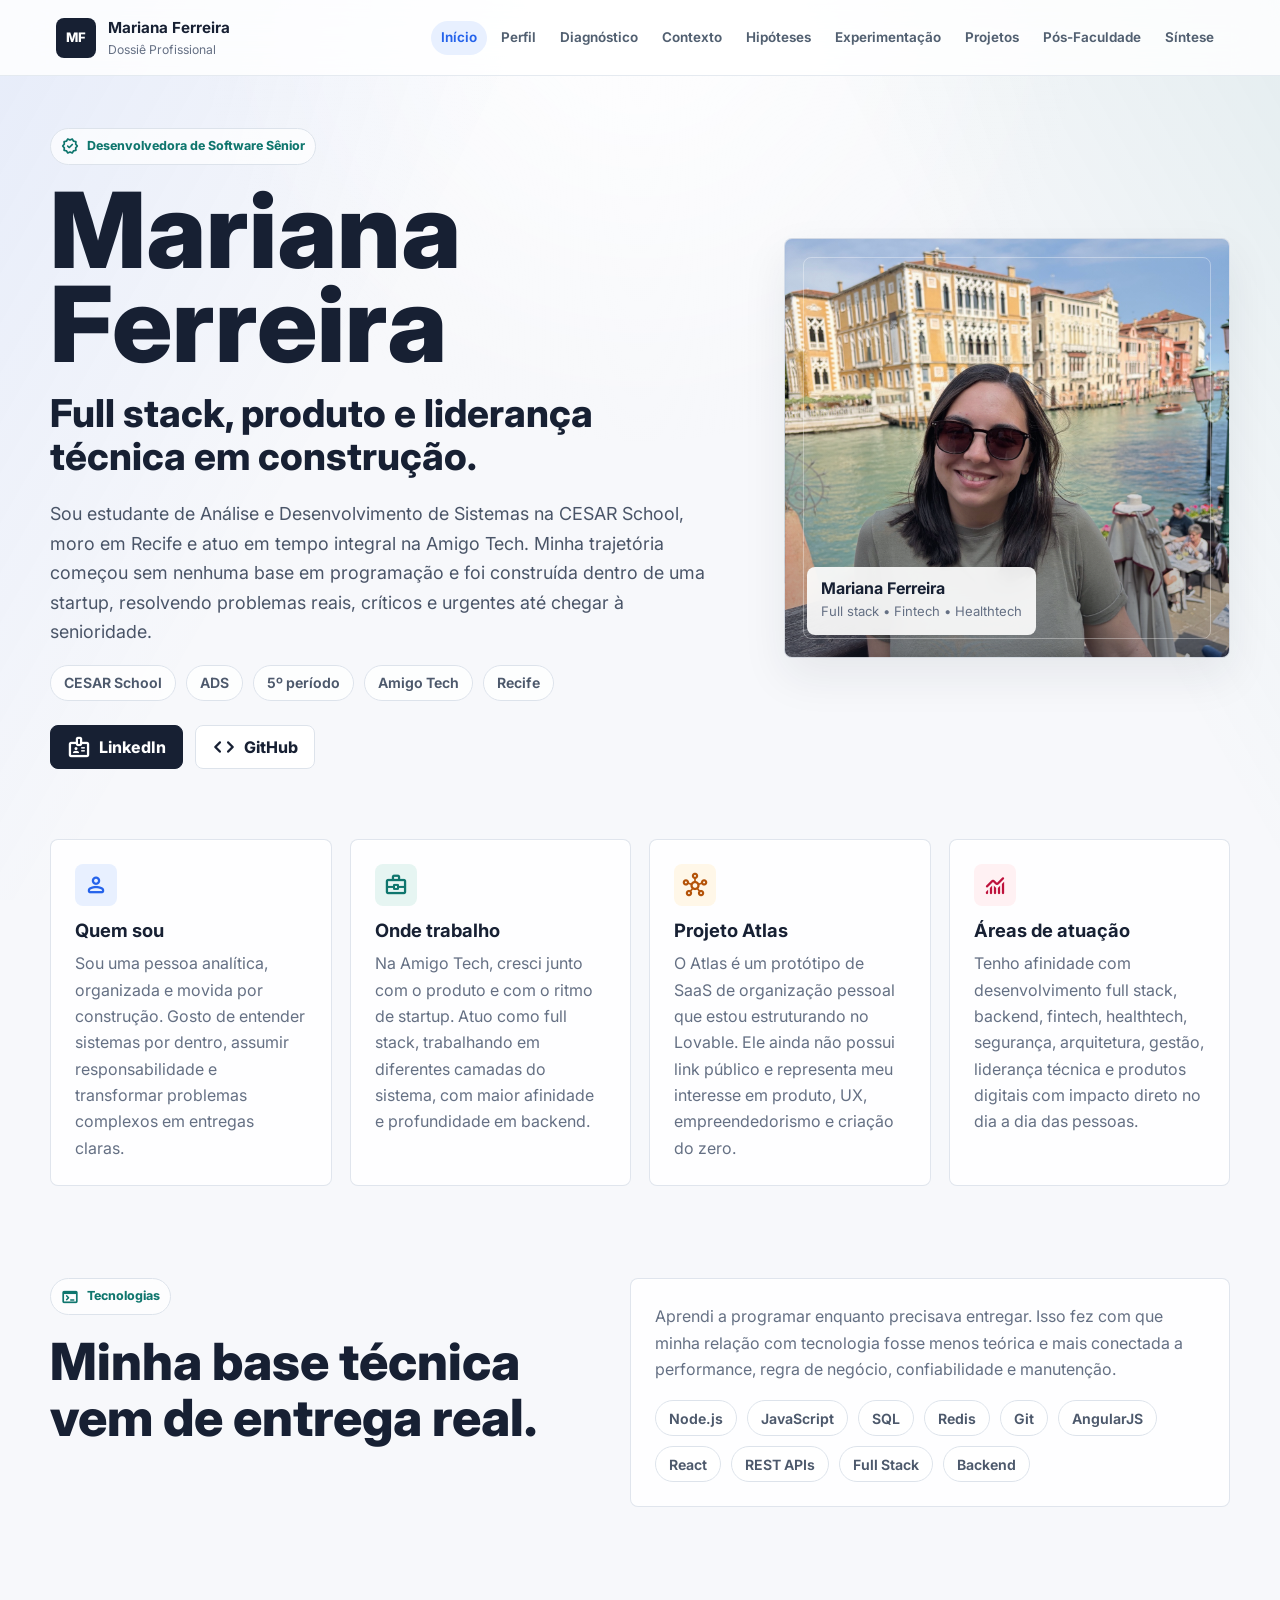
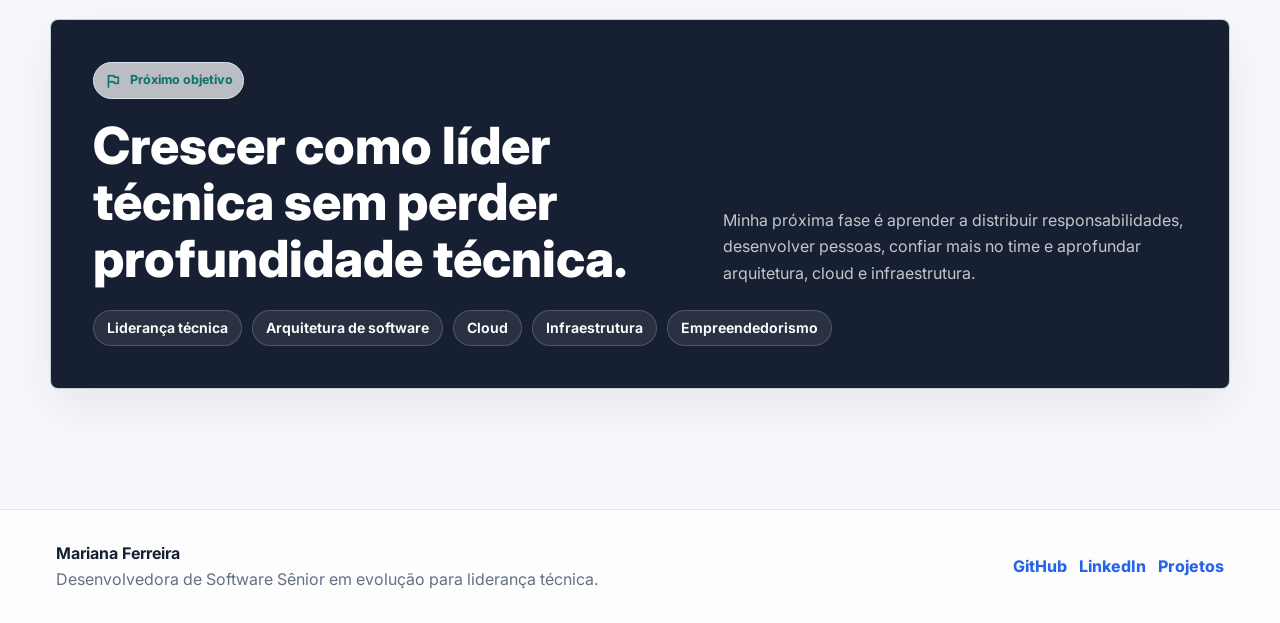
<file: index.html>
<!DOCTYPE html>
<html lang="pt-BR">
<head>
  <meta charset="UTF-8">
  <meta name="viewport" content="width=device-width, initial-scale=1.0">
  <title>Mariana Ferreira | Dossiê Profissional</title>
  <link rel="preconnect" href="https://fonts.googleapis.com">
  <link rel="preconnect" href="https://fonts.gstatic.com" crossorigin>
  <link href="https://fonts.googleapis.com/css2?family=Inter:wght@400;500;600;700;800;900&family=Material+Symbols+Rounded:opsz,wght,FILL,GRAD@20..48,400..700,0..1,0&display=swap" rel="stylesheet">
  <link rel="stylesheet" href="css/style.css">
</head>
<body>
  <header class="site-header" data-site-header></header>
  <main class="page">
    <section class="hero">
      <div class="container hero-grid">
        <div class="reveal">
          <span class="eyebrow"><span class="material-symbols-rounded">verified</span> Desenvolvedora de Software Sênior</span>
          <h1 class="home-title">Mariana Ferreira</h1>
          <p class="hero-subtitle">Full stack, produto e liderança técnica em construção.</p>
          <p class="hero-copy">Sou estudante de Análise e Desenvolvimento de Sistemas na CESAR School, moro em Recife e atuo em tempo integral na Amigo Tech. Minha trajetória começou sem nenhuma base em programação e foi construída dentro de uma startup, resolvendo problemas reais, críticos e urgentes até chegar à senioridade.</p>
          <div class="meta-list">
            <span>CESAR School</span>
            <span>ADS</span>
            <span>5º período</span>
            <span>Amigo Tech</span>
            <span>Recife</span>
          </div>
          <div class="hero-actions">
            <a class="button primary" href="https://www.linkedin.com/in/mwndrly/" target="_blank" rel="noopener noreferrer"><span class="material-symbols-rounded">badge</span> LinkedIn</a>
            <a class="button" href="https://github.com/mwndrly" target="_blank" rel="noopener noreferrer"><span class="material-symbols-rounded">code</span> GitHub</a>
          </div>
        </div>
        <aside class="photo-card reveal" aria-label="Foto profissional">
          <div class="photo-card-content">
            <strong>Mariana Ferreira</strong>
            <span>Full stack • Fintech • Healthtech</span>
          </div>
        </aside>
      </div>
    </section>

    <section class="section compact">
      <div class="container grid four">
        <article class="card reveal">
          <span class="icon"><span class="material-symbols-rounded">person</span></span>
          <h3>Quem sou</h3>
          <p>Sou uma pessoa analítica, organizada e movida por construção. Gosto de entender sistemas por dentro, assumir responsabilidade e transformar problemas complexos em entregas claras.</p>
        </article>
        <article class="card reveal">
          <span class="icon green"><span class="material-symbols-rounded">business_center</span></span>
          <h3>Onde trabalho</h3>
          <p>Na Amigo Tech, cresci junto com o produto e com o ritmo de startup. Atuo como full stack, trabalhando em diferentes camadas do sistema, com maior afinidade e profundidade em backend.</p>
        </article>
        <article class="card reveal">
          <span class="icon amber"><span class="material-symbols-rounded">hub</span></span>
          <h3>Projeto Atlas</h3>
          <p>O Atlas é um protótipo de SaaS de organização pessoal que estou estruturando no Lovable. Ele ainda não possui link público e representa meu interesse em produto, UX, empreendedorismo e criação do zero.</p>
        </article>
        <article class="card reveal">
          <span class="icon rose"><span class="material-symbols-rounded">monitoring</span></span>
          <h3>Áreas de atuação</h3>
          <p>Tenho afinidade com desenvolvimento full stack, backend, fintech, healthtech, segurança, arquitetura, gestão, liderança técnica e produtos digitais com impacto direto no dia a dia das pessoas.</p>
        </article>
      </div>
    </section>

    <section class="section">
      <div class="container split">
        <div class="section-header reveal">
          <div>
            <span class="eyebrow"><span class="material-symbols-rounded">terminal</span> Tecnologias</span>
            <h2>Minha base técnica vem de entrega real.</h2>
          </div>
        </div>
        <div class="card reveal">
          <p>Aprendi a programar enquanto precisava entregar. Isso fez com que minha relação com tecnologia fosse menos teórica e mais conectada a performance, regra de negócio, confiabilidade e manutenção.</p>
          <div class="chips">
            <span class="chip">Node.js</span>
            <span class="chip">JavaScript</span>
            <span class="chip">SQL</span>
            <span class="chip">Redis</span>
            <span class="chip">Git</span>
            <span class="chip">AngularJS</span>
            <span class="chip">React</span>
            <span class="chip">REST APIs</span>
            <span class="chip">Full Stack</span>
            <span class="chip">Backend</span>
          </div>
        </div>
      </div>
    </section>

    <section class="section">
      <div class="container feature-band reveal">
        <div class="section-header">
          <div>
            <span class="eyebrow"><span class="material-symbols-rounded">flag</span> Próximo objetivo</span>
            <h2>Crescer como líder técnica sem perder profundidade técnica.</h2>
          </div>
          <p>Minha próxima fase é aprender a distribuir responsabilidades, desenvolver pessoas, confiar mais no time e aprofundar arquitetura, cloud e infraestrutura.</p>
        </div>
        <div class="chips">
          <span class="chip">Liderança técnica</span>
          <span class="chip">Arquitetura de software</span>
          <span class="chip">Cloud</span>
          <span class="chip">Infraestrutura</span>
          <span class="chip">Empreendedorismo</span>
        </div>
      </div>
    </section>
  </main>
  <footer class="site-footer" data-site-footer></footer>
  <script src="js/main.js"></script>
</body>
</html>
</file>
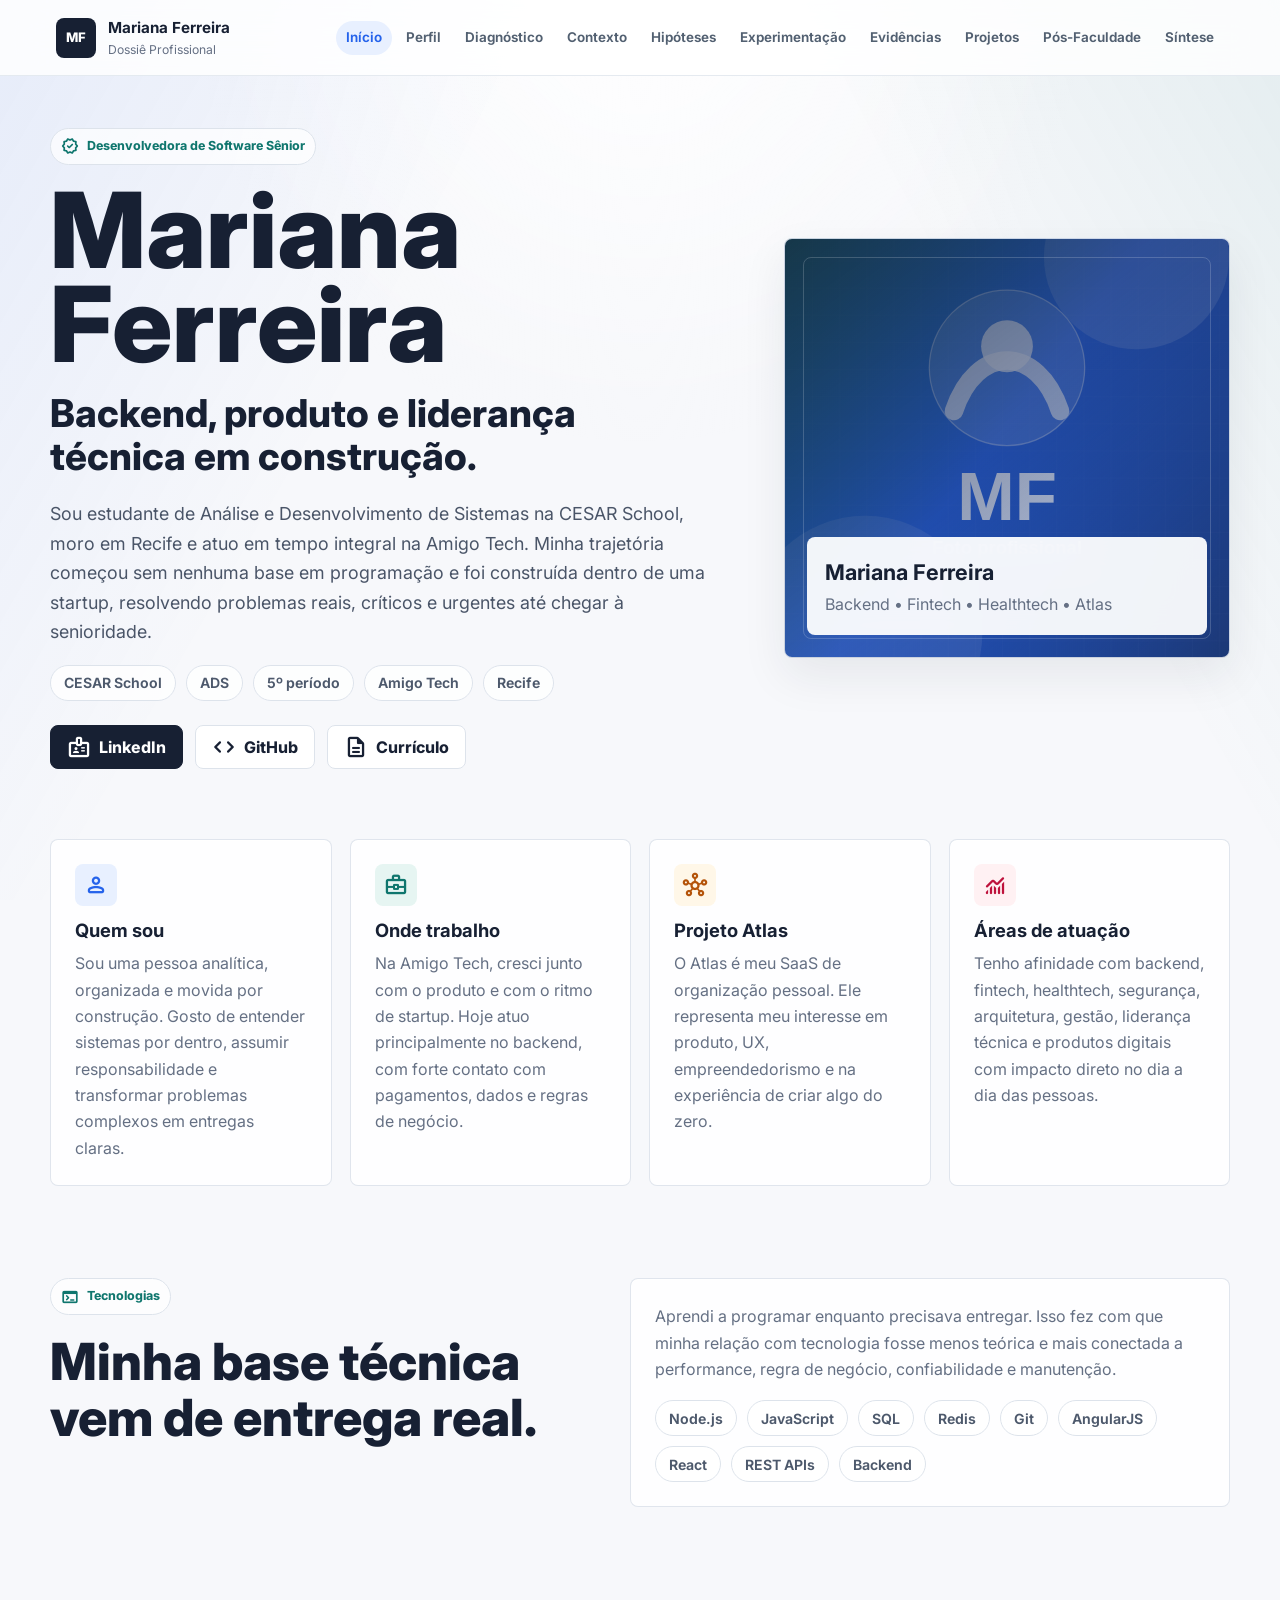
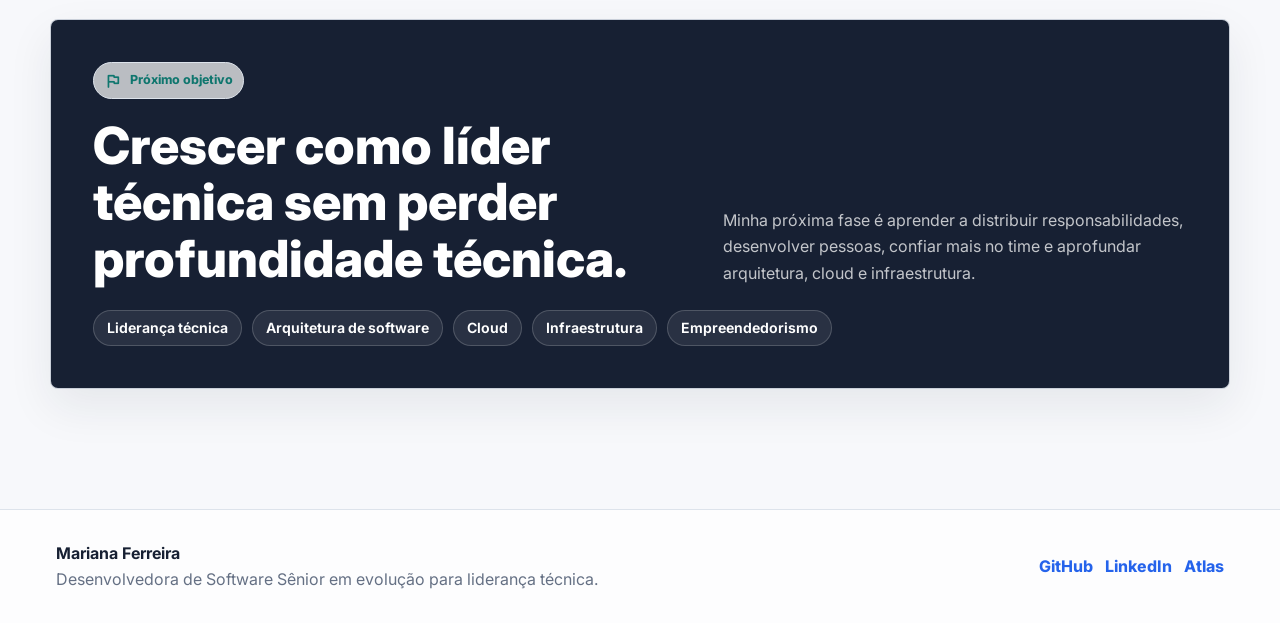
<file: dossie/index.html>
<!DOCTYPE html>
<html lang="pt-BR">
<head>
  <meta charset="UTF-8">
  <meta name="viewport" content="width=device-width, initial-scale=1.0">
  <title>Mariana Ferreira | Dossiê Profissional</title>
  <link rel="preconnect" href="https://fonts.googleapis.com">
  <link rel="preconnect" href="https://fonts.gstatic.com" crossorigin>
  <link href="https://fonts.googleapis.com/css2?family=Inter:wght@400;500;600;700;800;900&family=Material+Symbols+Rounded:opsz,wght,FILL,GRAD@20..48,400..700,0..1,0&display=swap" rel="stylesheet">
  <link rel="stylesheet" href="css/style.css">
</head>
<body>
  <header class="site-header" data-site-header></header>
  <main class="page">
    <section class="hero">
      <div class="container hero-grid">
        <div class="reveal">
          <span class="eyebrow"><span class="material-symbols-rounded">verified</span> Desenvolvedora de Software Sênior</span>
          <h1 class="home-title">Mariana Ferreira</h1>
          <p class="hero-subtitle">Backend, produto e liderança técnica em construção.</p>
          <p class="hero-copy">Sou estudante de Análise e Desenvolvimento de Sistemas na CESAR School, moro em Recife e atuo em tempo integral na Amigo Tech. Minha trajetória começou sem nenhuma base em programação e foi construída dentro de uma startup, resolvendo problemas reais, críticos e urgentes até chegar à senioridade.</p>
          <div class="meta-list">
            <span>CESAR School</span>
            <span>ADS</span>
            <span>5º período</span>
            <span>Amigo Tech</span>
            <span>Recife</span>
          </div>
          <div class="hero-actions">
            <a class="button primary" href="evidencias.html#linkedin"><span class="material-symbols-rounded">badge</span> LinkedIn</a>
            <a class="button" href="evidencias.html#github"><span class="material-symbols-rounded">code</span> GitHub</a>
            <a class="button" href="evidencias.html#curriculo"><span class="material-symbols-rounded">description</span> Currículo</a>
          </div>
        </div>
        <aside class="photo-card reveal" aria-label="Foto profissional">
          <div class="photo-card-content">
            <strong>Mariana Ferreira</strong>
            <span>Backend • Fintech • Healthtech • Atlas</span>
          </div>
        </aside>
      </div>
    </section>

    <section class="section compact">
      <div class="container grid four">
        <article class="card reveal">
          <span class="icon"><span class="material-symbols-rounded">person</span></span>
          <h3>Quem sou</h3>
          <p>Sou uma pessoa analítica, organizada e movida por construção. Gosto de entender sistemas por dentro, assumir responsabilidade e transformar problemas complexos em entregas claras.</p>
        </article>
        <article class="card reveal">
          <span class="icon green"><span class="material-symbols-rounded">business_center</span></span>
          <h3>Onde trabalho</h3>
          <p>Na Amigo Tech, cresci junto com o produto e com o ritmo de startup. Hoje atuo principalmente no backend, com forte contato com pagamentos, dados e regras de negócio.</p>
        </article>
        <article class="card reveal">
          <span class="icon amber"><span class="material-symbols-rounded">hub</span></span>
          <h3>Projeto Atlas</h3>
          <p>O Atlas é meu SaaS de organização pessoal. Ele representa meu interesse em produto, UX, empreendedorismo e na experiência de criar algo do zero.</p>
        </article>
        <article class="card reveal">
          <span class="icon rose"><span class="material-symbols-rounded">monitoring</span></span>
          <h3>Áreas de atuação</h3>
          <p>Tenho afinidade com backend, fintech, healthtech, segurança, arquitetura, gestão, liderança técnica e produtos digitais com impacto direto no dia a dia das pessoas.</p>
        </article>
      </div>
    </section>

    <section class="section">
      <div class="container split">
        <div class="section-header reveal">
          <div>
            <span class="eyebrow"><span class="material-symbols-rounded">terminal</span> Tecnologias</span>
            <h2>Minha base técnica vem de entrega real.</h2>
          </div>
        </div>
        <div class="card reveal">
          <p>Aprendi a programar enquanto precisava entregar. Isso fez com que minha relação com tecnologia fosse menos teórica e mais conectada a performance, regra de negócio, confiabilidade e manutenção.</p>
          <div class="chips">
            <span class="chip">Node.js</span>
            <span class="chip">JavaScript</span>
            <span class="chip">SQL</span>
            <span class="chip">Redis</span>
            <span class="chip">Git</span>
            <span class="chip">AngularJS</span>
            <span class="chip">React</span>
            <span class="chip">REST APIs</span>
            <span class="chip">Backend</span>
          </div>
        </div>
      </div>
    </section>

    <section class="section">
      <div class="container feature-band reveal">
        <div class="section-header">
          <div>
            <span class="eyebrow"><span class="material-symbols-rounded">flag</span> Próximo objetivo</span>
            <h2>Crescer como líder técnica sem perder profundidade técnica.</h2>
          </div>
          <p>Minha próxima fase é aprender a distribuir responsabilidades, desenvolver pessoas, confiar mais no time e aprofundar arquitetura, cloud e infraestrutura.</p>
        </div>
        <div class="chips">
          <span class="chip">Liderança técnica</span>
          <span class="chip">Arquitetura de software</span>
          <span class="chip">Cloud</span>
          <span class="chip">Infraestrutura</span>
          <span class="chip">Empreendedorismo</span>
        </div>
      </div>
    </section>
  </main>
  <footer class="site-footer" data-site-footer></footer>
  <script src="js/main.js"></script>
</body>
</html>
</file>
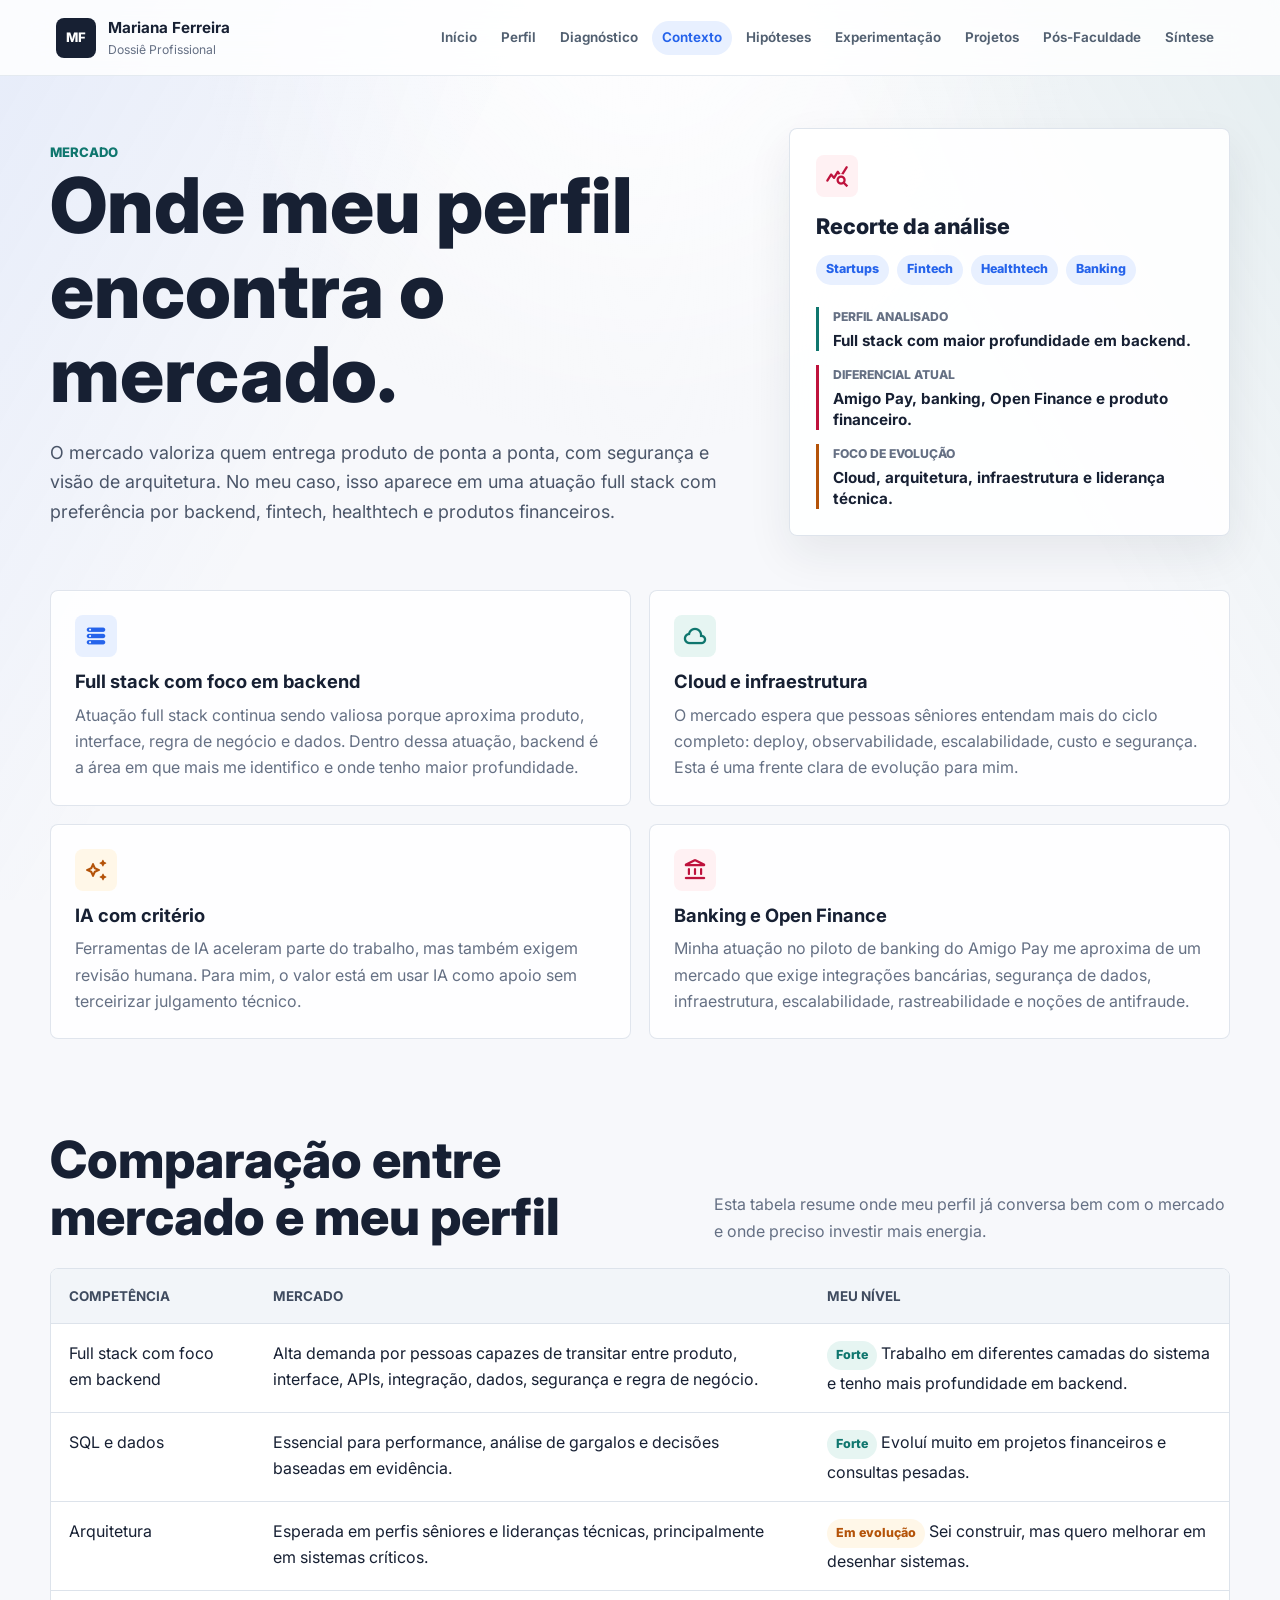
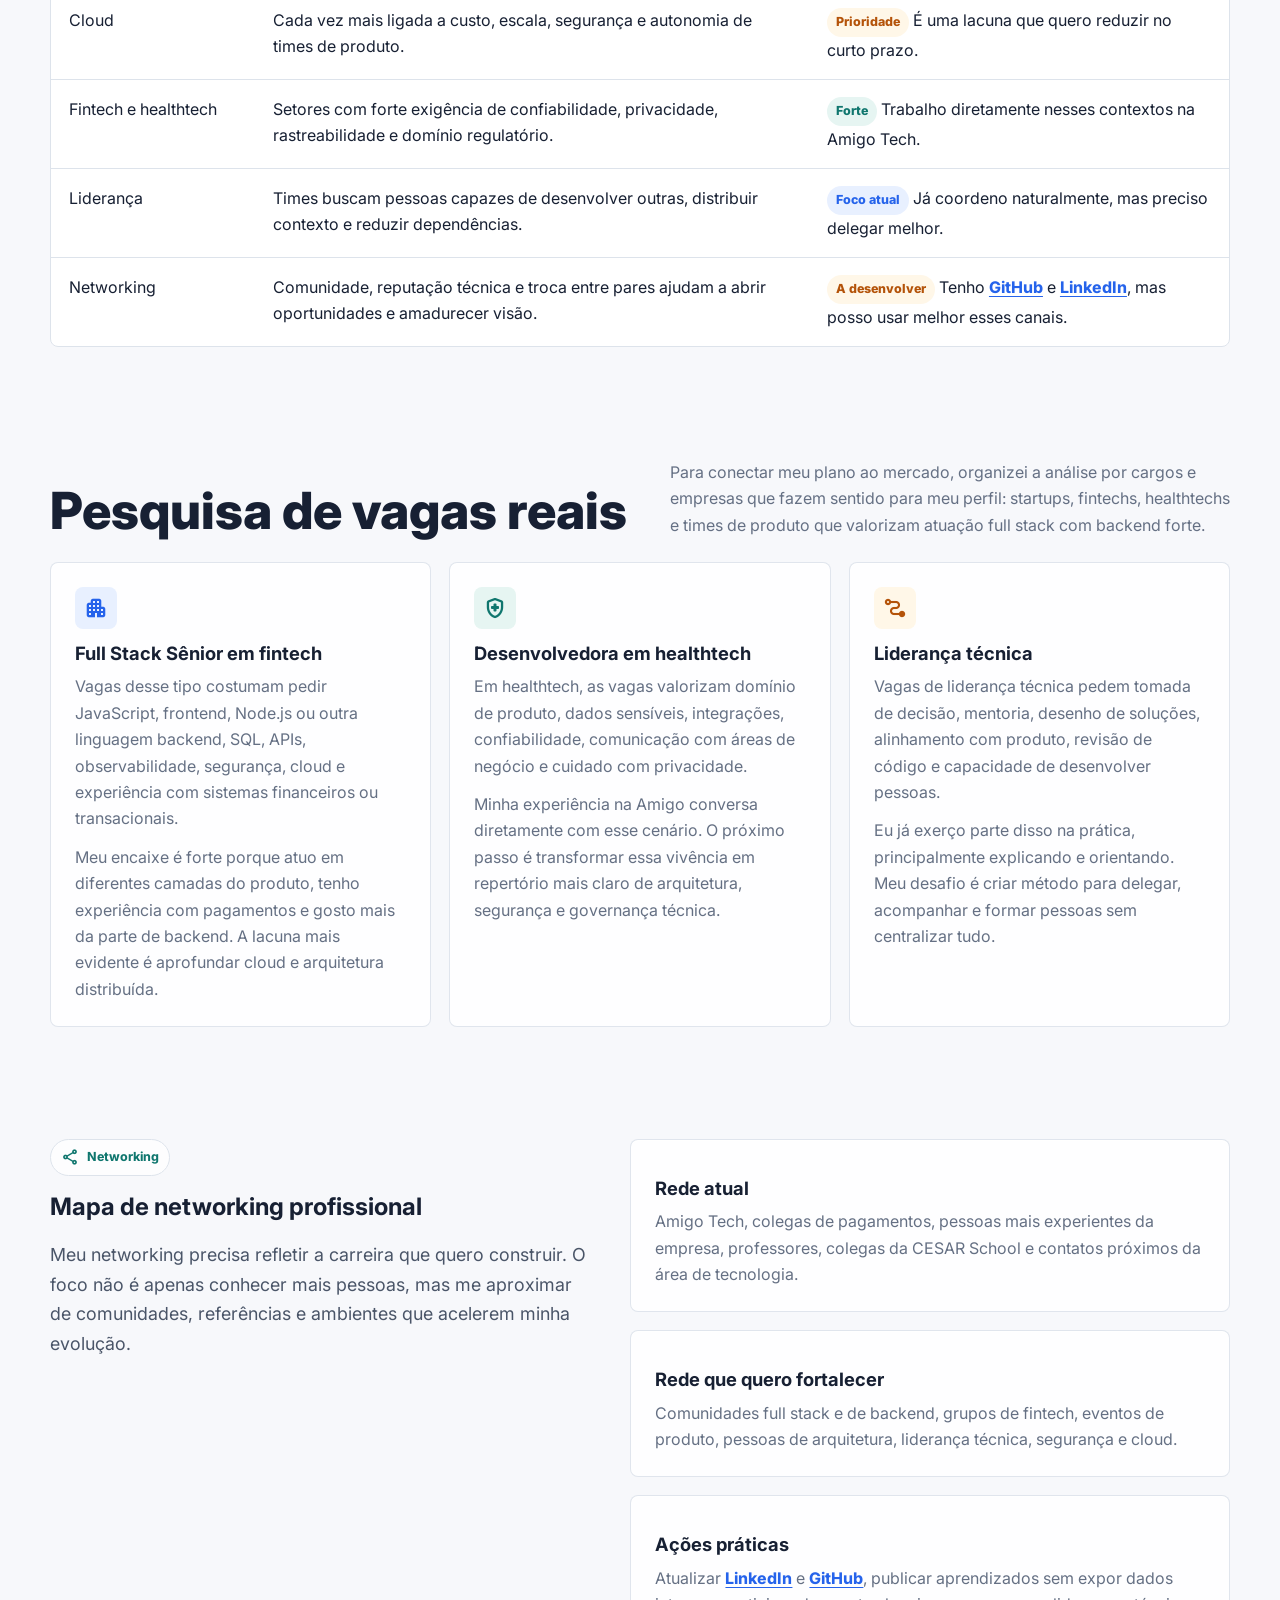
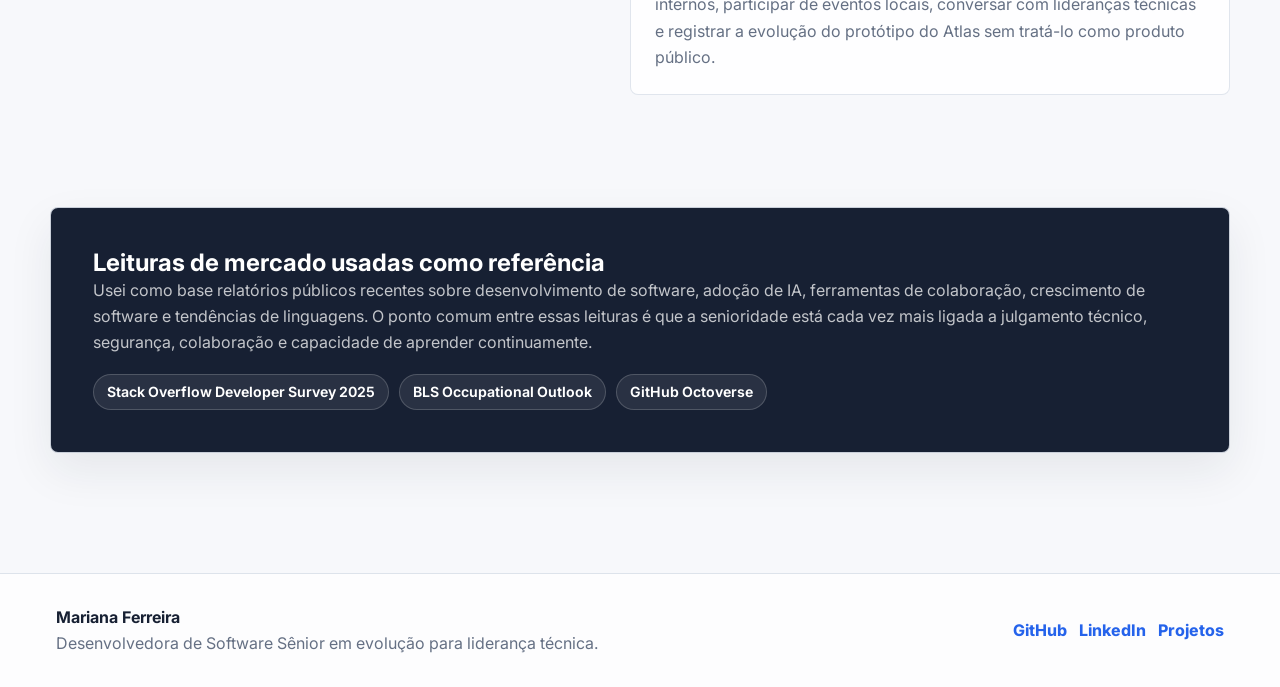
<file: contexto.html>
<!DOCTYPE html>
<html lang="pt-BR">
<head>
  <meta charset="UTF-8">
  <meta name="viewport" content="width=device-width, initial-scale=1.0">
  <title>Contexto e Empregabilidade | Mariana Ferreira</title>
  <link rel="preconnect" href="https://fonts.googleapis.com">
  <link rel="preconnect" href="https://fonts.gstatic.com" crossorigin>
  <link href="https://fonts.googleapis.com/css2?family=Inter:wght@400;500;600;700;800;900&family=Material+Symbols+Rounded:opsz,wght,FILL,GRAD@20..48,400..700,0..1,0&display=swap" rel="stylesheet">
  <link rel="stylesheet" href="css/style.css">
</head>
<body>
  <header class="site-header" data-site-header></header>
  <main class="page">
    <section class="page-hero context-hero">
      <div class="container context-hero-grid">
        <div>
          <span class="kicker">Mercado</span>
          <h1>Onde meu perfil encontra o mercado.</h1>
          <p class="lead">O mercado valoriza quem entrega produto de ponta a ponta, com segurança e visão de arquitetura. No meu caso, isso aparece em uma atuação full stack com preferência por backend, fintech, healthtech e produtos financeiros.</p>
        </div>
        <aside class="context-panel reveal" aria-label="Resumo de contexto e empregabilidade">
          <span class="icon rose"><span class="material-symbols-rounded">query_stats</span></span>
          <h2>Recorte da análise</h2>
          <div class="context-tags">
            <span>Startups</span>
            <span>Fintech</span>
            <span>Healthtech</span>
            <span>Banking</span>
          </div>
          <div class="context-list">
            <div>
              <small>Perfil analisado</small>
              <strong>Full stack com maior profundidade em backend.</strong>
            </div>
            <div>
              <small>Diferencial atual</small>
              <strong>Amigo Pay, banking, Open Finance e produto financeiro.</strong>
            </div>
            <div>
              <small>Foco de evolução</small>
              <strong>Cloud, arquitetura, infraestrutura e liderança técnica.</strong>
            </div>
          </div>
        </aside>
      </div>
    </section>

    <section class="section compact">
      <div class="container grid two">
        <article class="card reveal">
          <span class="icon"><span class="material-symbols-rounded">storage</span></span>
          <h3>Full stack com foco em backend</h3>
          <p>Atuação full stack continua sendo valiosa porque aproxima produto, interface, regra de negócio e dados. Dentro dessa atuação, backend é a área em que mais me identifico e onde tenho maior profundidade.</p>
        </article>
        <article class="card reveal">
          <span class="icon green"><span class="material-symbols-rounded">cloud</span></span>
          <h3>Cloud e infraestrutura</h3>
          <p>O mercado espera que pessoas sêniores entendam mais do ciclo completo: deploy, observabilidade, escalabilidade, custo e segurança. Esta é uma frente clara de evolução para mim.</p>
        </article>
        <article class="card reveal">
          <span class="icon amber"><span class="material-symbols-rounded">auto_awesome</span></span>
          <h3>IA com critério</h3>
          <p>Ferramentas de IA aceleram parte do trabalho, mas também exigem revisão humana. Para mim, o valor está em usar IA como apoio sem terceirizar julgamento técnico.</p>
        </article>
        <article class="card reveal">
          <span class="icon rose"><span class="material-symbols-rounded">account_balance</span></span>
          <h3>Banking e Open Finance</h3>
          <p>Minha atuação no piloto de banking do Amigo Pay me aproxima de um mercado que exige integrações bancárias, segurança de dados, infraestrutura, escalabilidade, rastreabilidade e noções de antifraude.</p>
        </article>
      </div>
    </section>

    <section class="section">
      <div class="container">
        <div class="section-header reveal">
          <h2>Comparação entre mercado e meu perfil</h2>
          <p>Esta tabela resume onde meu perfil já conversa bem com o mercado e onde preciso investir mais energia.</p>
        </div>
        <div class="table-wrap reveal">
          <table>
            <thead>
              <tr>
                <th>Competência</th>
                <th>Mercado</th>
                <th>Meu nível</th>
              </tr>
            </thead>
            <tbody>
              <tr>
                <td>Full stack com foco em backend</td>
                <td>Alta demanda por pessoas capazes de transitar entre produto, interface, APIs, integração, dados, segurança e regra de negócio.</td>
                <td><span class="level">Forte</span> Trabalho em diferentes camadas do sistema e tenho mais profundidade em backend.</td>
              </tr>
              <tr>
                <td>SQL e dados</td>
                <td>Essencial para performance, análise de gargalos e decisões baseadas em evidência.</td>
                <td><span class="level">Forte</span> Evoluí muito em projetos financeiros e consultas pesadas.</td>
              </tr>
              <tr>
                <td>Arquitetura</td>
                <td>Esperada em perfis sêniores e lideranças técnicas, principalmente em sistemas críticos.</td>
                <td><span class="level growth">Em evolução</span> Sei construir, mas quero melhorar em desenhar sistemas.</td>
              </tr>
              <tr>
                <td>Cloud</td>
                <td>Cada vez mais ligada a custo, escala, segurança e autonomia de times de produto.</td>
                <td><span class="level growth">Prioridade</span> É uma lacuna que quero reduzir no curto prazo.</td>
              </tr>
              <tr>
                <td>Fintech e healthtech</td>
                <td>Setores com forte exigência de confiabilidade, privacidade, rastreabilidade e domínio regulatório.</td>
                <td><span class="level">Forte</span> Trabalho diretamente nesses contextos na Amigo Tech.</td>
              </tr>
              <tr>
                <td>Liderança</td>
                <td>Times buscam pessoas capazes de desenvolver outras, distribuir contexto e reduzir dependências.</td>
                <td><span class="level focus">Foco atual</span> Já coordeno naturalmente, mas preciso delegar melhor.</td>
              </tr>
              <tr>
                <td>Networking</td>
                <td>Comunidade, reputação técnica e troca entre pares ajudam a abrir oportunidades e amadurecer visão.</td>
                <td><span class="level growth">A desenvolver</span> Tenho <a class="text-link" href="https://github.com/mwndrly" target="_blank" rel="noopener noreferrer">GitHub</a> e <a class="text-link" href="https://www.linkedin.com/in/mwndrly/" target="_blank" rel="noopener noreferrer">LinkedIn</a>, mas posso usar melhor esses canais.</td>
              </tr>
            </tbody>
          </table>
        </div>
      </div>
    </section>

    <section class="section">
      <div class="container">
        <div class="section-header reveal">
          <h2>Pesquisa de vagas reais</h2>
          <p>Para conectar meu plano ao mercado, organizei a análise por cargos e empresas que fazem sentido para meu perfil: startups, fintechs, healthtechs e times de produto que valorizam atuação full stack com backend forte.</p>
        </div>
        <div class="grid three">
          <article class="card reveal">
            <span class="icon"><span class="material-symbols-rounded">apartment</span></span>
            <h3>Full Stack Sênior em fintech</h3>
            <p>Vagas desse tipo costumam pedir JavaScript, frontend, Node.js ou outra linguagem backend, SQL, APIs, observabilidade, segurança, cloud e experiência com sistemas financeiros ou transacionais.</p>
            <p>Meu encaixe é forte porque atuo em diferentes camadas do produto, tenho experiência com pagamentos e gosto mais da parte de backend. A lacuna mais evidente é aprofundar cloud e arquitetura distribuída.</p>
          </article>
          <article class="card reveal">
            <span class="icon green"><span class="material-symbols-rounded">health_and_safety</span></span>
            <h3>Desenvolvedora em healthtech</h3>
            <p>Em healthtech, as vagas valorizam domínio de produto, dados sensíveis, integrações, confiabilidade, comunicação com áreas de negócio e cuidado com privacidade.</p>
            <p>Minha experiência na Amigo conversa diretamente com esse cenário. O próximo passo é transformar essa vivência em repertório mais claro de arquitetura, segurança e governança técnica.</p>
          </article>
          <article class="card reveal">
            <span class="icon amber"><span class="material-symbols-rounded">conversion_path</span></span>
            <h3>Liderança técnica</h3>
            <p>Vagas de liderança técnica pedem tomada de decisão, mentoria, desenho de soluções, alinhamento com produto, revisão de código e capacidade de desenvolver pessoas.</p>
            <p>Eu já exerço parte disso na prática, principalmente explicando e orientando. Meu desafio é criar método para delegar, acompanhar e formar pessoas sem centralizar tudo.</p>
          </article>
        </div>
      </div>
    </section>

    <section class="section">
      <div class="container split">
        <div class="reveal">
          <span class="eyebrow"><span class="material-symbols-rounded">share</span> Networking</span>
          <h2>Mapa de networking profissional</h2>
          <p class="hero-copy">Meu networking precisa refletir a carreira que quero construir. O foco não é apenas conhecer mais pessoas, mas me aproximar de comunidades, referências e ambientes que acelerem minha evolução.</p>
        </div>
        <div class="grid">
          <article class="card reveal">
            <h3>Rede atual</h3>
            <p>Amigo Tech, colegas de pagamentos, pessoas mais experientes da empresa, professores, colegas da CESAR School e contatos próximos da área de tecnologia.</p>
          </article>
          <article class="card reveal">
            <h3>Rede que quero fortalecer</h3>
            <p>Comunidades full stack e de backend, grupos de fintech, eventos de produto, pessoas de arquitetura, liderança técnica, segurança e cloud.</p>
          </article>
          <article class="card reveal">
            <h3>Ações práticas</h3>
            <p>Atualizar <a class="text-link" href="https://www.linkedin.com/in/mwndrly/" target="_blank" rel="noopener noreferrer">LinkedIn</a> e <a class="text-link" href="https://github.com/mwndrly" target="_blank" rel="noopener noreferrer">GitHub</a>, publicar aprendizados sem expor dados internos, participar de eventos locais, conversar com lideranças técnicas e registrar a evolução do protótipo do Atlas sem tratá-lo como produto público.</p>
          </article>
        </div>
      </div>
    </section>

    <section class="section">
      <div class="container feature-band reveal">
        <h2>Leituras de mercado usadas como referência</h2>
        <p>Usei como base relatórios públicos recentes sobre desenvolvimento de software, adoção de IA, ferramentas de colaboração, crescimento de software e tendências de linguagens. O ponto comum entre essas leituras é que a senioridade está cada vez mais ligada a julgamento técnico, segurança, colaboração e capacidade de aprender continuamente.</p>
        <div class="chips">
          <span class="chip">Stack Overflow Developer Survey 2025</span>
          <span class="chip">BLS Occupational Outlook</span>
          <span class="chip">GitHub Octoverse</span>
        </div>
      </div>
    </section>
  </main>
  <footer class="site-footer" data-site-footer></footer>
  <script src="js/main.js"></script>
</body>
</html>
</file>
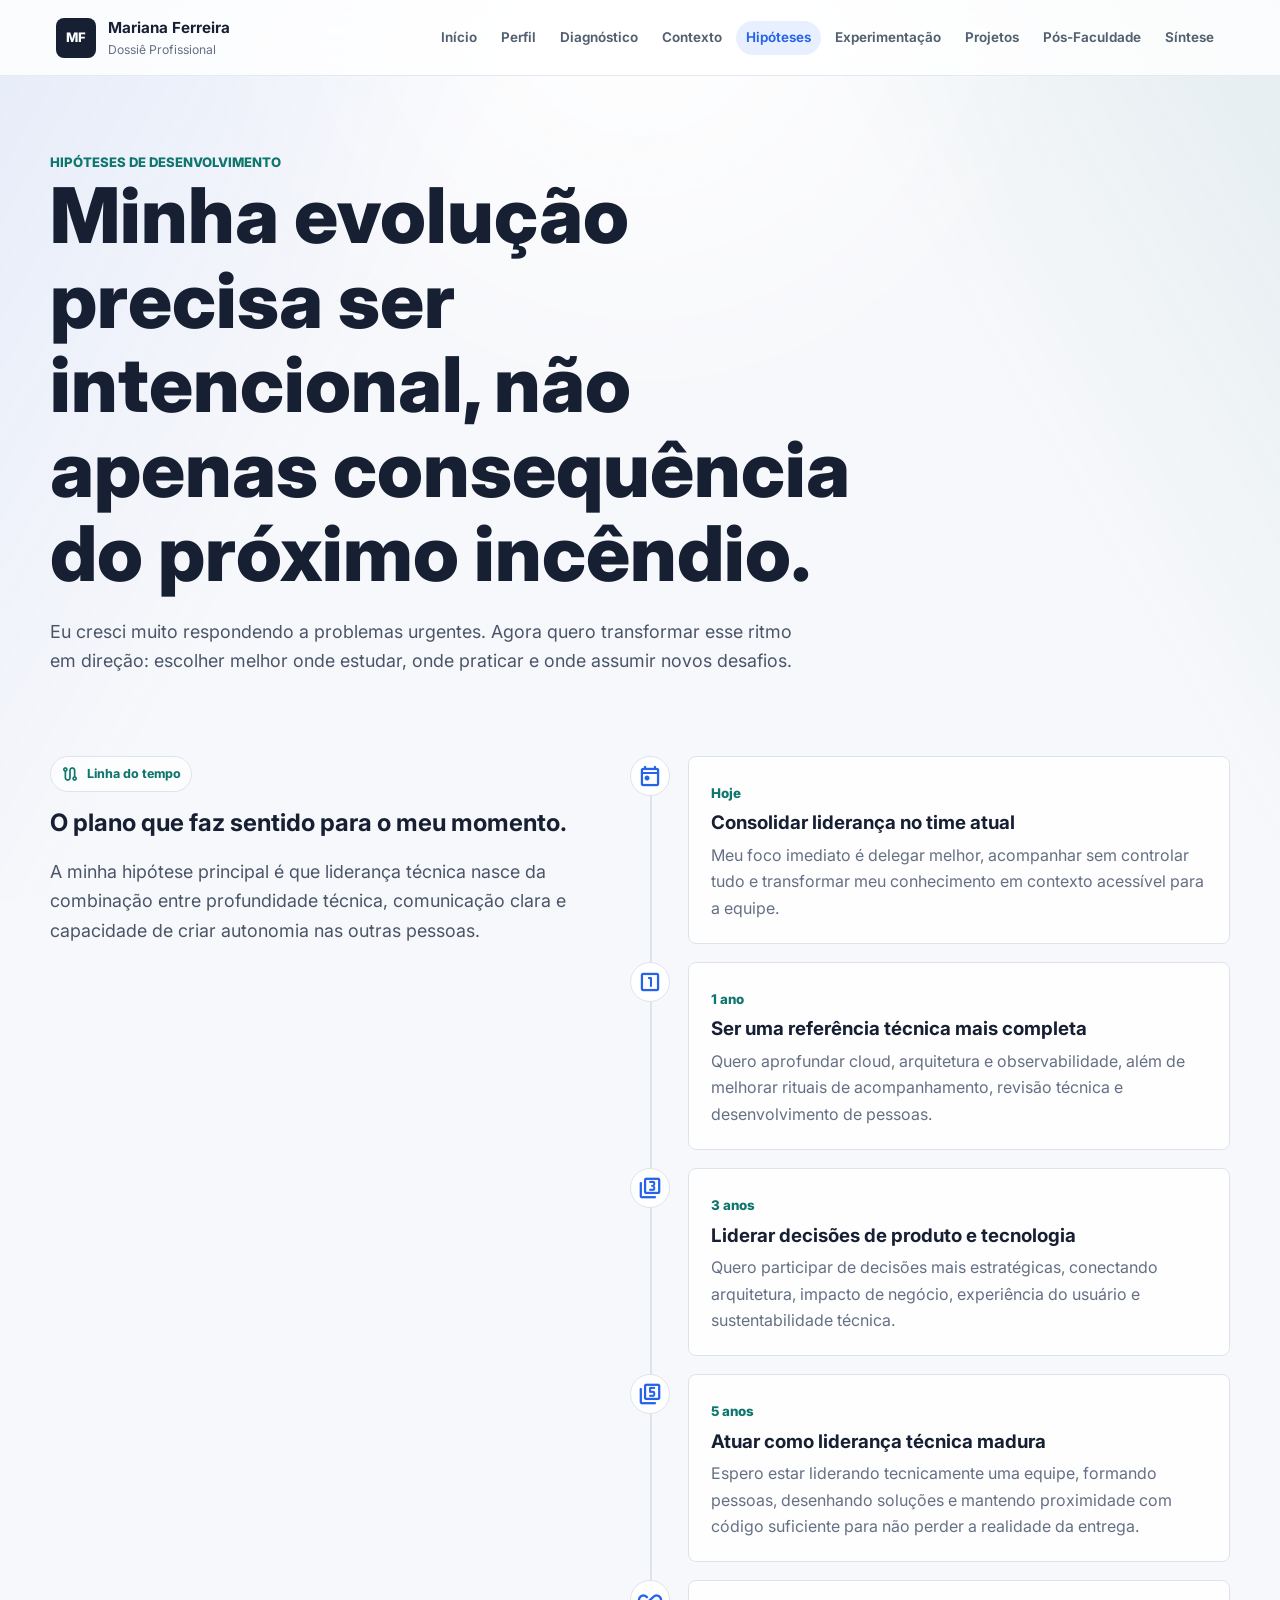
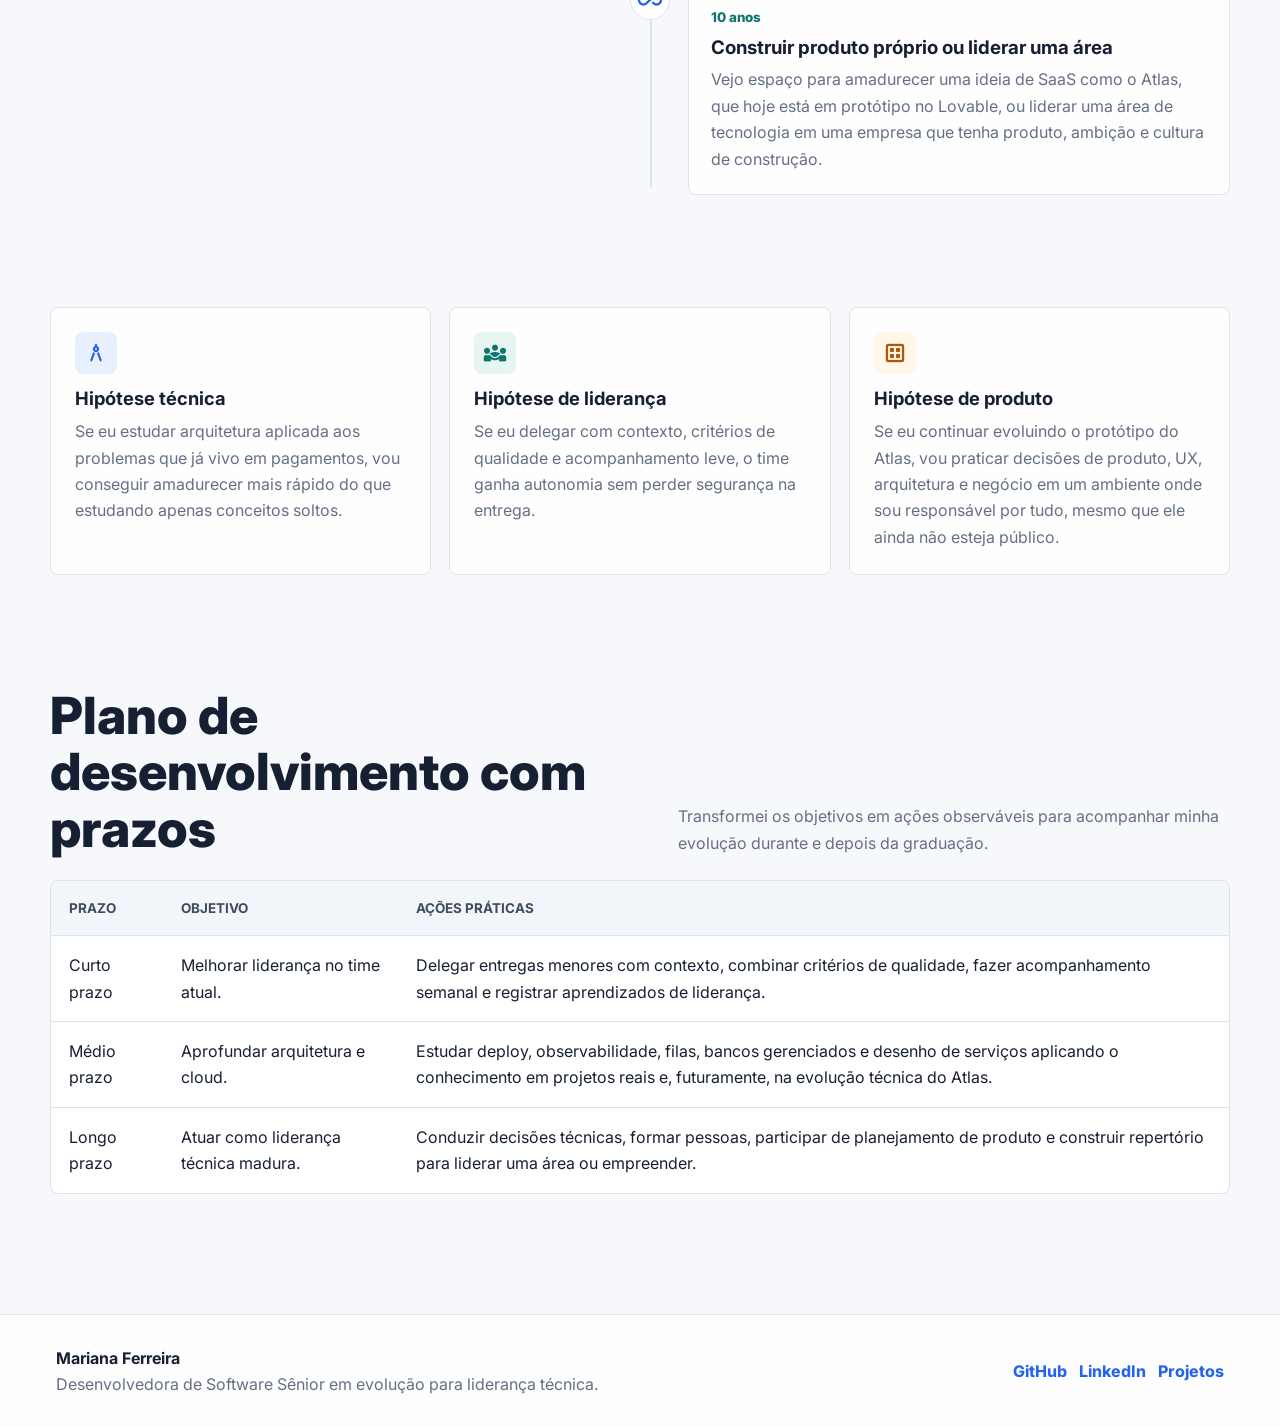
<file: desenvolvimento.html>
<!DOCTYPE html>
<html lang="pt-BR">
<head>
  <meta charset="UTF-8">
  <meta name="viewport" content="width=device-width, initial-scale=1.0">
  <title>Hipóteses de Desenvolvimento | Mariana Ferreira</title>
  <link rel="preconnect" href="https://fonts.googleapis.com">
  <link rel="preconnect" href="https://fonts.gstatic.com" crossorigin>
  <link href="https://fonts.googleapis.com/css2?family=Inter:wght@400;500;600;700;800;900&family=Material+Symbols+Rounded:opsz,wght,FILL,GRAD@20..48,400..700,0..1,0&display=swap" rel="stylesheet">
  <link rel="stylesheet" href="css/style.css">
</head>
<body>
  <header class="site-header" data-site-header></header>
  <main class="page">
    <section class="page-hero">
      <div class="container">
        <span class="kicker">Hipóteses de desenvolvimento</span>
        <h1>Minha evolução precisa ser intencional, não apenas consequência do próximo incêndio.</h1>
        <p class="lead">Eu cresci muito respondendo a problemas urgentes. Agora quero transformar esse ritmo em direção: escolher melhor onde estudar, onde praticar e onde assumir novos desafios.</p>
      </div>
    </section>

    <section class="section">
      <div class="container split">
        <div class="reveal">
          <span class="eyebrow"><span class="material-symbols-rounded">route</span> Linha do tempo</span>
          <h2>O plano que faz sentido para o meu momento.</h2>
          <p class="hero-copy">A minha hipótese principal é que liderança técnica nasce da combinação entre profundidade técnica, comunicação clara e capacidade de criar autonomia nas outras pessoas.</p>
        </div>
        <div class="timeline reveal">
          <div class="timeline-item">
            <span class="timeline-dot"><span class="material-symbols-rounded">today</span></span>
            <div class="timeline-content">
              <small>Hoje</small>
              <h3>Consolidar liderança no time atual</h3>
              <p>Meu foco imediato é delegar melhor, acompanhar sem controlar tudo e transformar meu conhecimento em contexto acessível para a equipe.</p>
            </div>
          </div>
          <div class="timeline-item">
            <span class="timeline-dot"><span class="material-symbols-rounded">looks_one</span></span>
            <div class="timeline-content">
              <small>1 ano</small>
              <h3>Ser uma referência técnica mais completa</h3>
              <p>Quero aprofundar cloud, arquitetura e observabilidade, além de melhorar rituais de acompanhamento, revisão técnica e desenvolvimento de pessoas.</p>
            </div>
          </div>
          <div class="timeline-item">
            <span class="timeline-dot"><span class="material-symbols-rounded">filter_3</span></span>
            <div class="timeline-content">
              <small>3 anos</small>
              <h3>Liderar decisões de produto e tecnologia</h3>
              <p>Quero participar de decisões mais estratégicas, conectando arquitetura, impacto de negócio, experiência do usuário e sustentabilidade técnica.</p>
            </div>
          </div>
          <div class="timeline-item">
            <span class="timeline-dot"><span class="material-symbols-rounded">filter_5</span></span>
            <div class="timeline-content">
              <small>5 anos</small>
              <h3>Atuar como liderança técnica madura</h3>
              <p>Espero estar liderando tecnicamente uma equipe, formando pessoas, desenhando soluções e mantendo proximidade com código suficiente para não perder a realidade da entrega.</p>
            </div>
          </div>
          <div class="timeline-item">
            <span class="timeline-dot"><span class="material-symbols-rounded">all_inclusive</span></span>
            <div class="timeline-content">
              <small>10 anos</small>
              <h3>Construir produto próprio ou liderar uma área</h3>
              <p>Vejo espaço para amadurecer uma ideia de SaaS como o Atlas, que hoje está em protótipo no Lovable, ou liderar uma área de tecnologia em uma empresa que tenha produto, ambição e cultura de construção.</p>
            </div>
          </div>
        </div>
      </div>
    </section>

    <section class="section">
      <div class="container grid three">
        <article class="card reveal">
          <span class="icon"><span class="material-symbols-rounded">architecture</span></span>
          <h3>Hipótese técnica</h3>
          <p>Se eu estudar arquitetura aplicada aos problemas que já vivo em pagamentos, vou conseguir amadurecer mais rápido do que estudando apenas conceitos soltos.</p>
        </article>
        <article class="card reveal">
          <span class="icon green"><span class="material-symbols-rounded">diversity_3</span></span>
          <h3>Hipótese de liderança</h3>
          <p>Se eu delegar com contexto, critérios de qualidade e acompanhamento leve, o time ganha autonomia sem perder segurança na entrega.</p>
        </article>
        <article class="card reveal">
          <span class="icon amber"><span class="material-symbols-rounded">dataset</span></span>
          <h3>Hipótese de produto</h3>
          <p>Se eu continuar evoluindo o protótipo do Atlas, vou praticar decisões de produto, UX, arquitetura e negócio em um ambiente onde sou responsável por tudo, mesmo que ele ainda não esteja público.</p>
        </article>
      </div>
    </section>

    <section class="section">
      <div class="container">
        <div class="section-header reveal">
          <h2>Plano de desenvolvimento com prazos</h2>
          <p>Transformei os objetivos em ações observáveis para acompanhar minha evolução durante e depois da graduação.</p>
        </div>
        <div class="table-wrap reveal">
          <table>
            <thead>
              <tr>
                <th>Prazo</th>
                <th>Objetivo</th>
                <th>Ações práticas</th>
              </tr>
            </thead>
            <tbody>
              <tr>
                <td>Curto prazo</td>
                <td>Melhorar liderança no time atual.</td>
                <td>Delegar entregas menores com contexto, combinar critérios de qualidade, fazer acompanhamento semanal e registrar aprendizados de liderança.</td>
              </tr>
              <tr>
                <td>Médio prazo</td>
                <td>Aprofundar arquitetura e cloud.</td>
                <td>Estudar deploy, observabilidade, filas, bancos gerenciados e desenho de serviços aplicando o conhecimento em projetos reais e, futuramente, na evolução técnica do Atlas.</td>
              </tr>
              <tr>
                <td>Longo prazo</td>
                <td>Atuar como liderança técnica madura.</td>
                <td>Conduzir decisões técnicas, formar pessoas, participar de planejamento de produto e construir repertório para liderar uma área ou empreender.</td>
              </tr>
            </tbody>
          </table>
        </div>
      </div>
    </section>
  </main>
  <footer class="site-footer" data-site-footer></footer>
  <script src="js/main.js"></script>
</body>
</html>
</file>
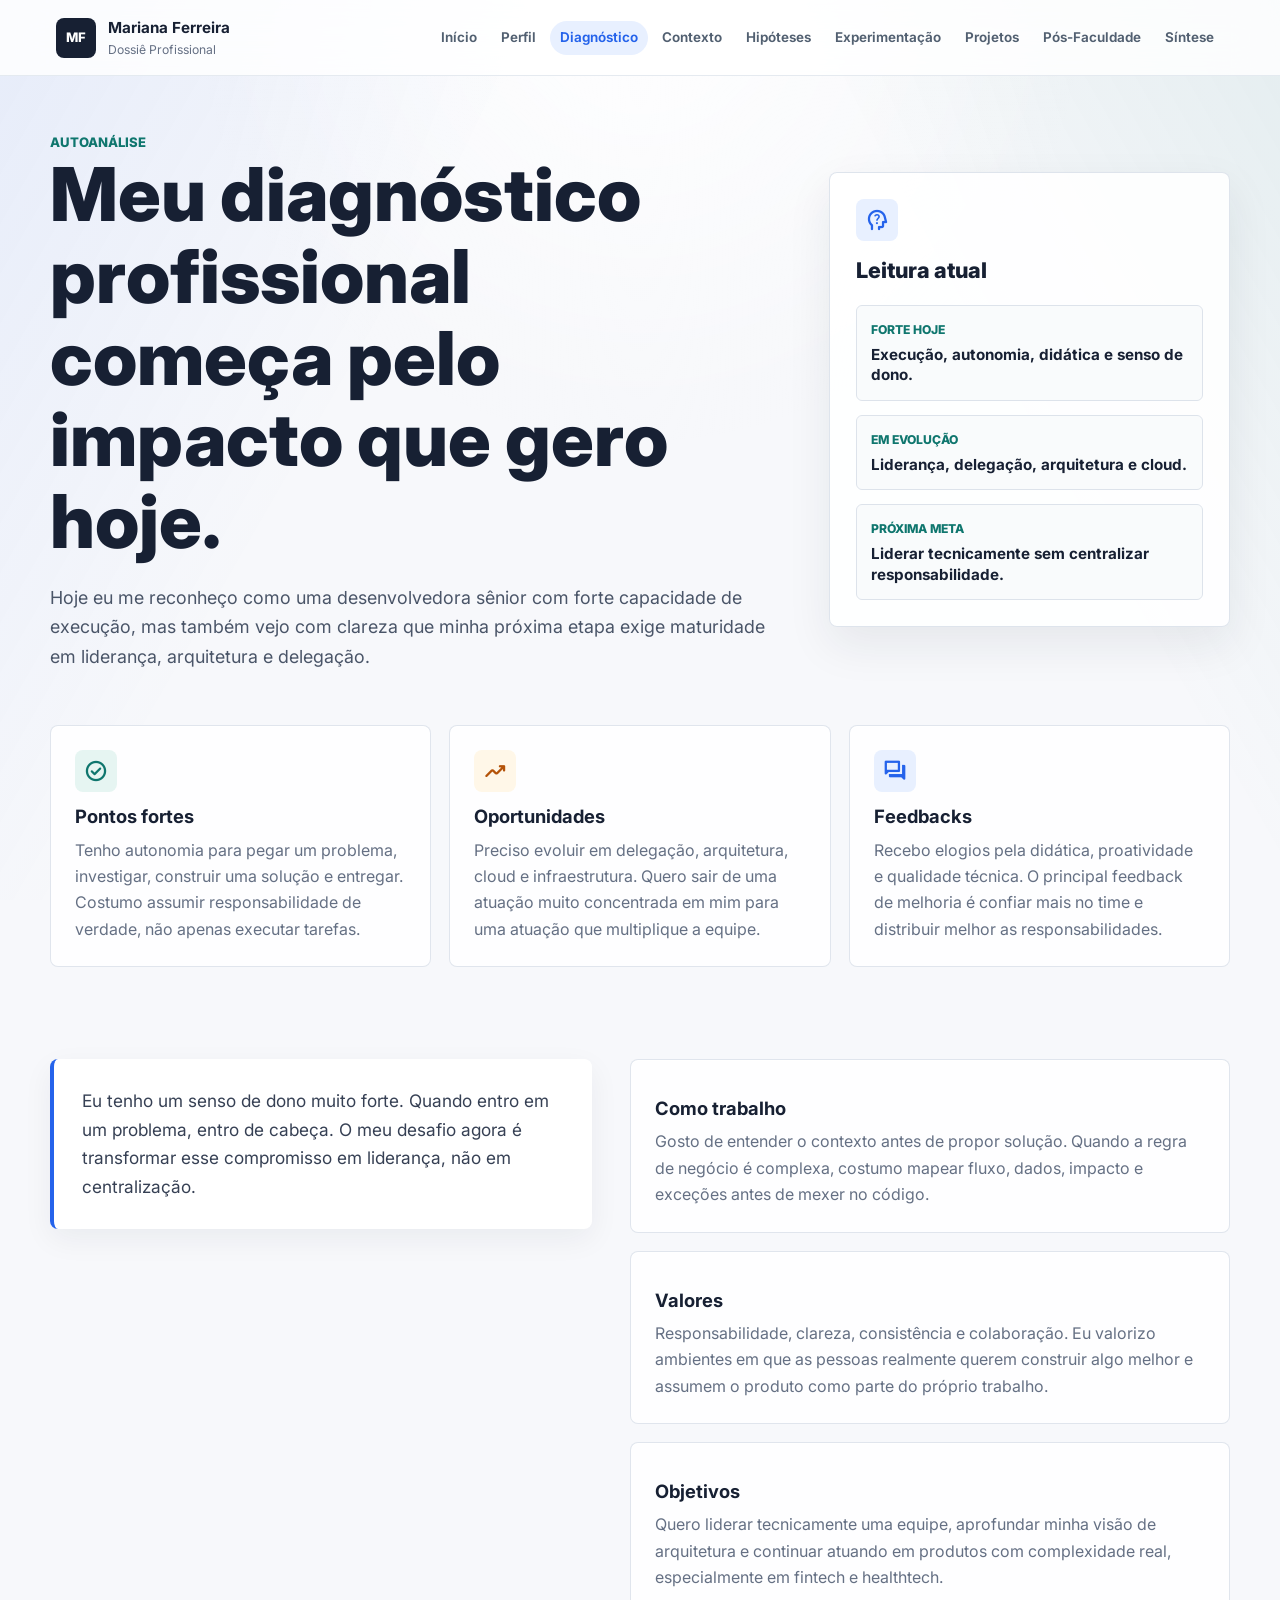
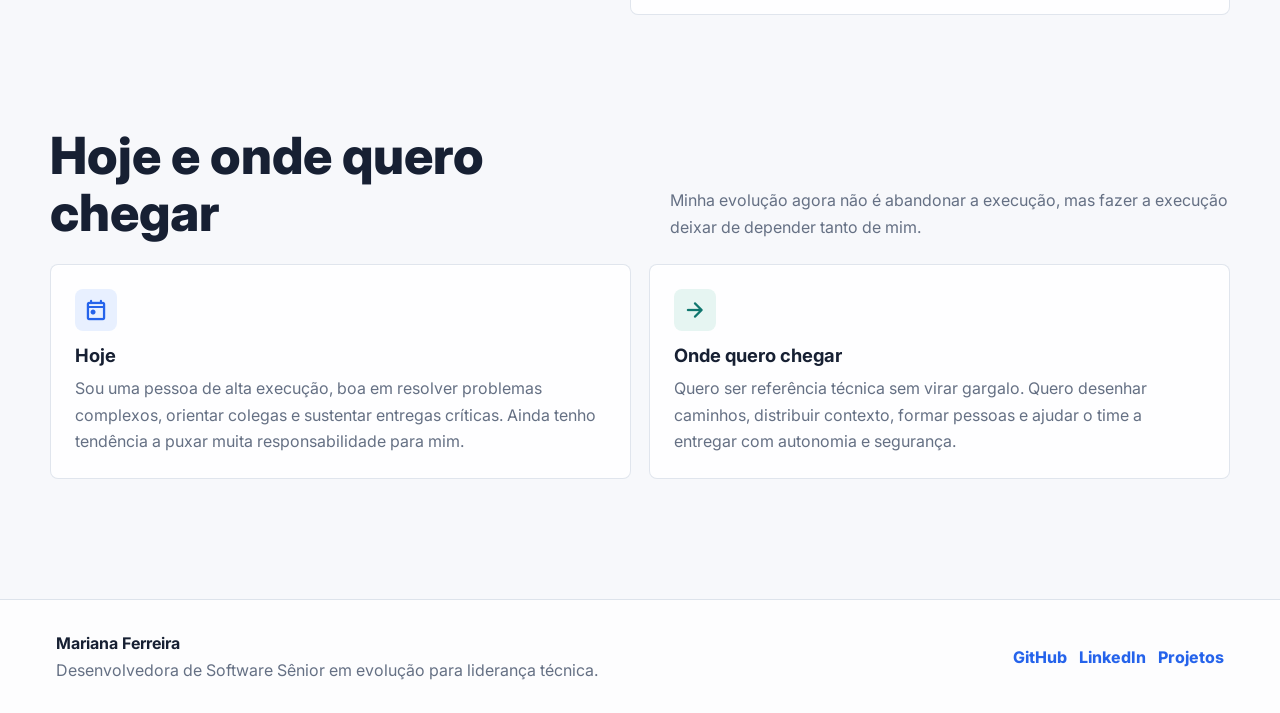
<file: diagnostico.html>
<!DOCTYPE html>
<html lang="pt-BR">
<head>
  <meta charset="UTF-8">
  <meta name="viewport" content="width=device-width, initial-scale=1.0">
  <title>Diagnóstico Profissional | Mariana Ferreira</title>
  <link rel="preconnect" href="https://fonts.googleapis.com">
  <link rel="preconnect" href="https://fonts.gstatic.com" crossorigin>
  <link href="https://fonts.googleapis.com/css2?family=Inter:wght@400;500;600;700;800;900&family=Material+Symbols+Rounded:opsz,wght,FILL,GRAD@20..48,400..700,0..1,0&display=swap" rel="stylesheet">
  <link rel="stylesheet" href="css/style.css">
</head>
<body>
  <header class="site-header" data-site-header></header>
  <main class="page">
    <section class="page-hero diagnostic-hero">
      <div class="container diagnostic-hero-grid">
        <div>
          <span class="kicker">Autoanálise</span>
          <h1>Meu diagnóstico profissional começa pelo impacto que gero hoje.</h1>
          <p class="lead">Hoje eu me reconheço como uma desenvolvedora sênior com forte capacidade de execução, mas também vejo com clareza que minha próxima etapa exige maturidade em liderança, arquitetura e delegação.</p>
        </div>
        <aside class="diagnostic-panel reveal" aria-label="Resumo do diagnóstico profissional">
          <span class="icon"><span class="material-symbols-rounded">psychology_alt</span></span>
          <h2>Leitura atual</h2>
          <div class="diagnostic-list">
            <div>
              <small>Forte hoje</small>
              <strong>Execução, autonomia, didática e senso de dono.</strong>
            </div>
            <div>
              <small>Em evolução</small>
              <strong>Liderança, delegação, arquitetura e cloud.</strong>
            </div>
            <div>
              <small>Próxima meta</small>
              <strong>Liderar tecnicamente sem centralizar responsabilidade.</strong>
            </div>
          </div>
        </aside>
      </div>
    </section>

    <section class="section compact">
      <div class="container grid three">
        <article class="card reveal">
          <span class="icon green"><span class="material-symbols-rounded">check_circle</span></span>
          <h3>Pontos fortes</h3>
          <p>Tenho autonomia para pegar um problema, investigar, construir uma solução e entregar. Costumo assumir responsabilidade de verdade, não apenas executar tarefas.</p>
        </article>
        <article class="card reveal">
          <span class="icon amber"><span class="material-symbols-rounded">trending_up</span></span>
          <h3>Oportunidades</h3>
          <p>Preciso evoluir em delegação, arquitetura, cloud e infraestrutura. Quero sair de uma atuação muito concentrada em mim para uma atuação que multiplique a equipe.</p>
        </article>
        <article class="card reveal">
          <span class="icon"><span class="material-symbols-rounded">forum</span></span>
          <h3>Feedbacks</h3>
          <p>Recebo elogios pela didática, proatividade e qualidade técnica. O principal feedback de melhoria é confiar mais no time e distribuir melhor as responsabilidades.</p>
        </article>
      </div>
    </section>

    <section class="section">
      <div class="container split">
        <div class="quote reveal">Eu tenho um senso de dono muito forte. Quando entro em um problema, entro de cabeça. O meu desafio agora é transformar esse compromisso em liderança, não em centralização.</div>
        <div class="grid">
          <article class="card reveal">
            <h3>Como trabalho</h3>
            <p>Gosto de entender o contexto antes de propor solução. Quando a regra de negócio é complexa, costumo mapear fluxo, dados, impacto e exceções antes de mexer no código.</p>
          </article>
          <article class="card reveal">
            <h3>Valores</h3>
            <p>Responsabilidade, clareza, consistência e colaboração. Eu valorizo ambientes em que as pessoas realmente querem construir algo melhor e assumem o produto como parte do próprio trabalho.</p>
          </article>
          <article class="card reveal">
            <h3>Objetivos</h3>
            <p>Quero liderar tecnicamente uma equipe, aprofundar minha visão de arquitetura e continuar atuando em produtos com complexidade real, especialmente em fintech e healthtech.</p>
          </article>
        </div>
      </div>
    </section>

    <section class="section">
      <div class="container">
        <div class="section-header reveal">
          <h2>Hoje e onde quero chegar</h2>
          <p>Minha evolução agora não é abandonar a execução, mas fazer a execução deixar de depender tanto de mim.</p>
        </div>
        <div class="grid two">
          <article class="card reveal">
            <span class="icon"><span class="material-symbols-rounded">today</span></span>
            <h3>Hoje</h3>
            <p>Sou uma pessoa de alta execução, boa em resolver problemas complexos, orientar colegas e sustentar entregas críticas. Ainda tenho tendência a puxar muita responsabilidade para mim.</p>
          </article>
          <article class="card reveal">
            <span class="icon green"><span class="material-symbols-rounded">arrow_forward</span></span>
            <h3>Onde quero chegar</h3>
            <p>Quero ser referência técnica sem virar gargalo. Quero desenhar caminhos, distribuir contexto, formar pessoas e ajudar o time a entregar com autonomia e segurança.</p>
          </article>
        </div>
      </div>
    </section>
  </main>
  <footer class="site-footer" data-site-footer></footer>
  <script src="js/main.js"></script>
</body>
</html>
</file>
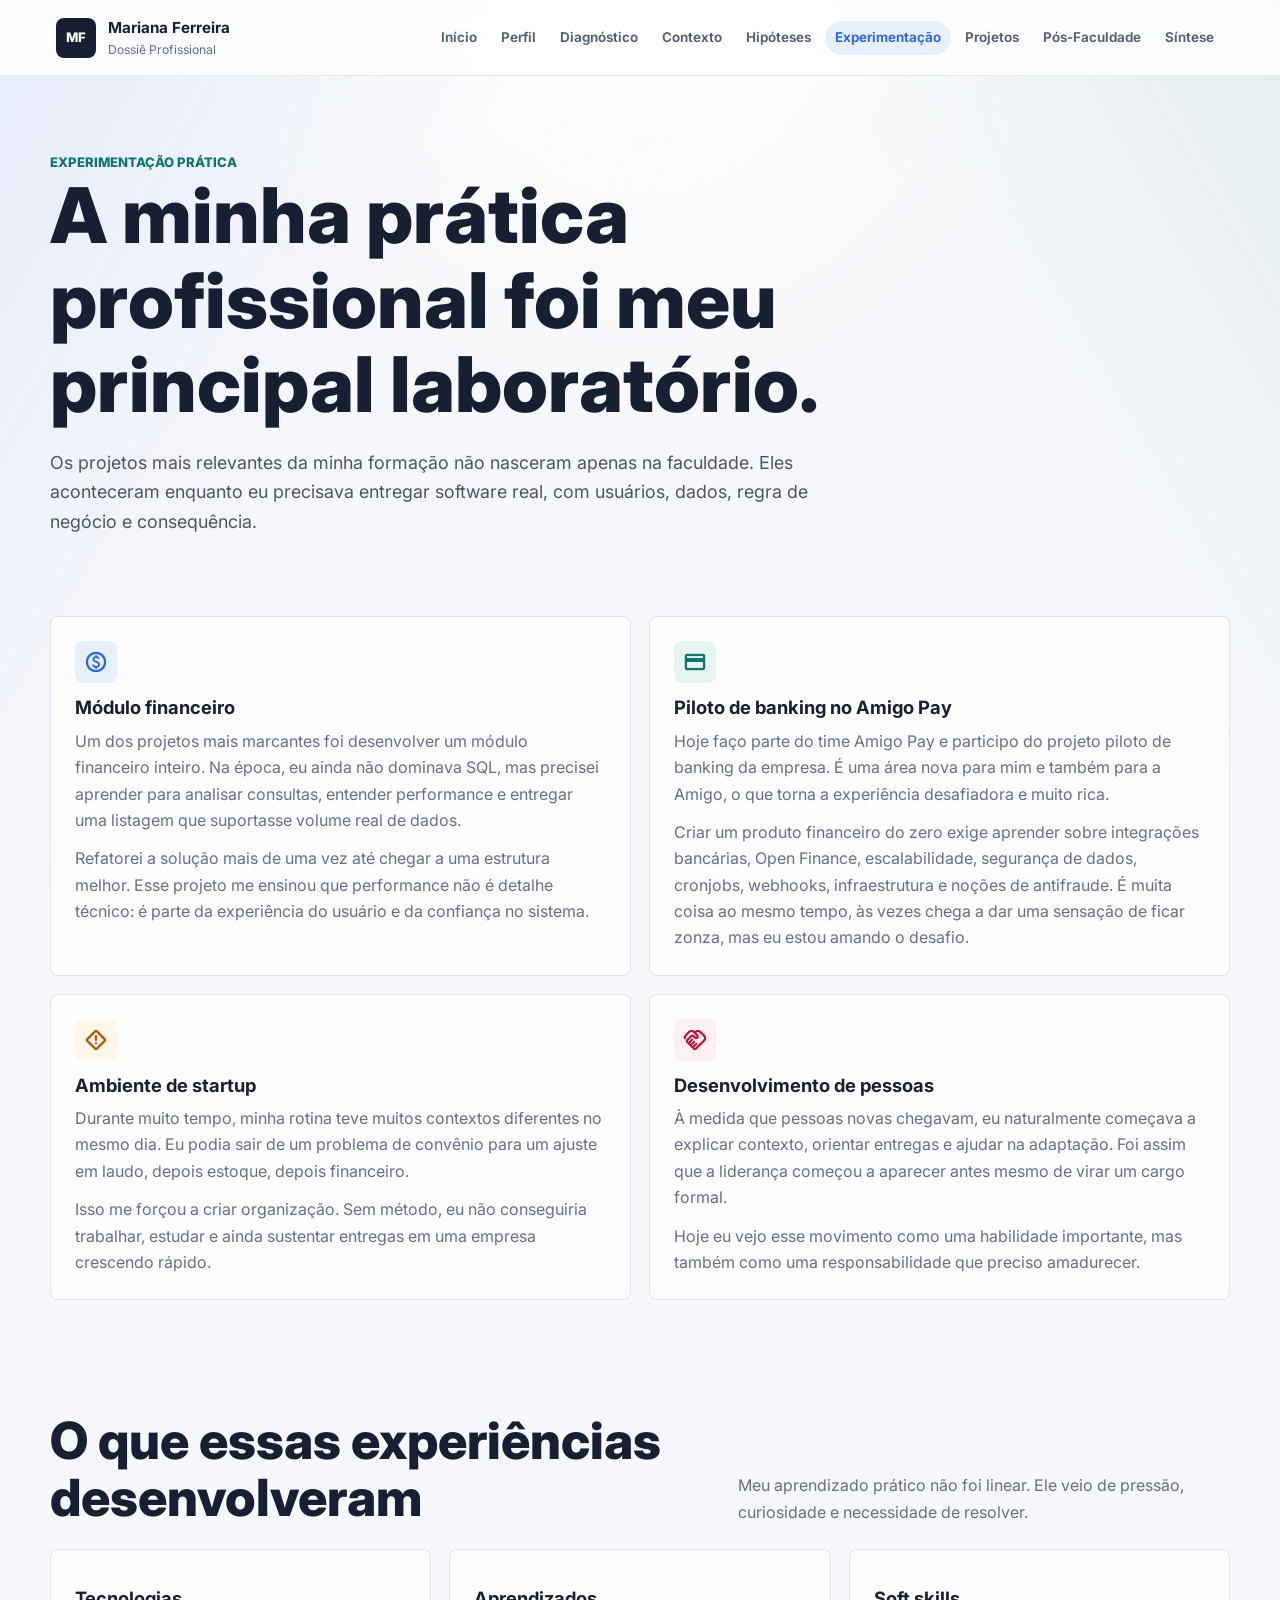
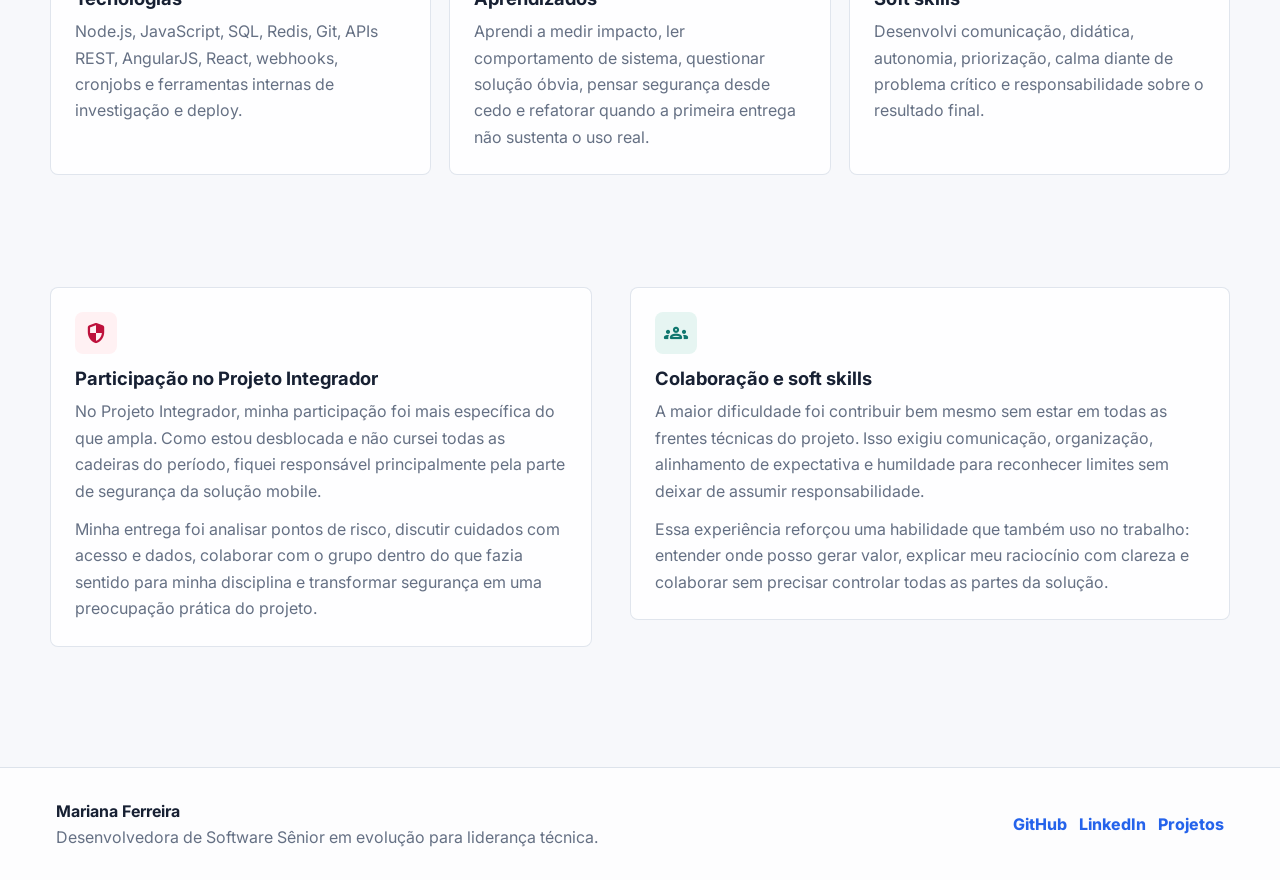
<file: experimentacao.html>
<!DOCTYPE html>
<html lang="pt-BR">
<head>
  <meta charset="UTF-8">
  <meta name="viewport" content="width=device-width, initial-scale=1.0">
  <title>Experimentação Prática | Mariana Ferreira</title>
  <link rel="preconnect" href="https://fonts.googleapis.com">
  <link rel="preconnect" href="https://fonts.gstatic.com" crossorigin>
  <link href="https://fonts.googleapis.com/css2?family=Inter:wght@400;500;600;700;800;900&family=Material+Symbols+Rounded:opsz,wght,FILL,GRAD@20..48,400..700,0..1,0&display=swap" rel="stylesheet">
  <link rel="stylesheet" href="css/style.css">
</head>
<body>
  <header class="site-header" data-site-header></header>
  <main class="page">
    <section class="page-hero">
      <div class="container">
        <span class="kicker">Experimentação prática</span>
        <h1>A minha prática profissional foi meu principal laboratório.</h1>
        <p class="lead">Os projetos mais relevantes da minha formação não nasceram apenas na faculdade. Eles aconteceram enquanto eu precisava entregar software real, com usuários, dados, regra de negócio e consequência.</p>
      </div>
    </section>

    <section class="section">
      <div class="container grid two">
        <article class="card reveal">
          <span class="icon"><span class="material-symbols-rounded">paid</span></span>
          <h3>Módulo financeiro</h3>
          <p>Um dos projetos mais marcantes foi desenvolver um módulo financeiro inteiro. Na época, eu ainda não dominava SQL, mas precisei aprender para analisar consultas, entender performance e entregar uma listagem que suportasse volume real de dados.</p>
          <p>Refatorei a solução mais de uma vez até chegar a uma estrutura melhor. Esse projeto me ensinou que performance não é detalhe técnico: é parte da experiência do usuário e da confiança no sistema.</p>
        </article>
        <article class="card reveal">
          <span class="icon green"><span class="material-symbols-rounded">credit_card</span></span>
          <h3>Piloto de banking no Amigo Pay</h3>
          <p>Hoje faço parte do time Amigo Pay e participo do projeto piloto de banking da empresa. É uma área nova para mim e também para a Amigo, o que torna a experiência desafiadora e muito rica.</p>
          <p>Criar um produto financeiro do zero exige aprender sobre integrações bancárias, Open Finance, escalabilidade, segurança de dados, cronjobs, webhooks, infraestrutura e noções de antifraude. É muita coisa ao mesmo tempo, às vezes chega a dar uma sensação de ficar zonza, mas eu estou amando o desafio.</p>
        </article>
        <article class="card reveal">
          <span class="icon amber"><span class="material-symbols-rounded">emergency_home</span></span>
          <h3>Ambiente de startup</h3>
          <p>Durante muito tempo, minha rotina teve muitos contextos diferentes no mesmo dia. Eu podia sair de um problema de convênio para um ajuste em laudo, depois estoque, depois financeiro.</p>
          <p>Isso me forçou a criar organização. Sem método, eu não conseguiria trabalhar, estudar e ainda sustentar entregas em uma empresa crescendo rápido.</p>
        </article>
        <article class="card reveal">
          <span class="icon rose"><span class="material-symbols-rounded">handshake</span></span>
          <h3>Desenvolvimento de pessoas</h3>
          <p>À medida que pessoas novas chegavam, eu naturalmente começava a explicar contexto, orientar entregas e ajudar na adaptação. Foi assim que a liderança começou a aparecer antes mesmo de virar um cargo formal.</p>
          <p>Hoje eu vejo esse movimento como uma habilidade importante, mas também como uma responsabilidade que preciso amadurecer.</p>
        </article>
      </div>
    </section>

    <section class="section">
      <div class="container">
        <div class="section-header reveal">
          <h2>O que essas experiências desenvolveram</h2>
          <p>Meu aprendizado prático não foi linear. Ele veio de pressão, curiosidade e necessidade de resolver.</p>
        </div>
        <div class="grid three">
          <article class="card reveal">
            <h3>Tecnologias</h3>
            <p>Node.js, JavaScript, SQL, Redis, Git, APIs REST, AngularJS, React, webhooks, cronjobs e ferramentas internas de investigação e deploy.</p>
          </article>
          <article class="card reveal">
            <h3>Aprendizados</h3>
            <p>Aprendi a medir impacto, ler comportamento de sistema, questionar solução óbvia, pensar segurança desde cedo e refatorar quando a primeira entrega não sustenta o uso real.</p>
          </article>
          <article class="card reveal">
            <h3>Soft skills</h3>
            <p>Desenvolvi comunicação, didática, autonomia, priorização, calma diante de problema crítico e responsabilidade sobre o resultado final.</p>
          </article>
        </div>
      </div>
    </section>

    <section class="section">
      <div class="container split">
        <article class="card reveal">
          <span class="icon rose"><span class="material-symbols-rounded">security</span></span>
          <h3>Participação no Projeto Integrador</h3>
          <p>No Projeto Integrador, minha participação foi mais específica do que ampla. Como estou desblocada e não cursei todas as cadeiras do período, fiquei responsável principalmente pela parte de segurança da solução mobile.</p>
          <p>Minha entrega foi analisar pontos de risco, discutir cuidados com acesso e dados, colaborar com o grupo dentro do que fazia sentido para minha disciplina e transformar segurança em uma preocupação prática do projeto.</p>
        </article>
        <article class="card reveal">
          <span class="icon green"><span class="material-symbols-rounded">groups</span></span>
          <h3>Colaboração e soft skills</h3>
          <p>A maior dificuldade foi contribuir bem mesmo sem estar em todas as frentes técnicas do projeto. Isso exigiu comunicação, organização, alinhamento de expectativa e humildade para reconhecer limites sem deixar de assumir responsabilidade.</p>
          <p>Essa experiência reforçou uma habilidade que também uso no trabalho: entender onde posso gerar valor, explicar meu raciocínio com clareza e colaborar sem precisar controlar todas as partes da solução.</p>
        </article>
      </div>
    </section>
  </main>
  <footer class="site-footer" data-site-footer></footer>
  <script src="js/main.js"></script>
</body>
</html>
</file>
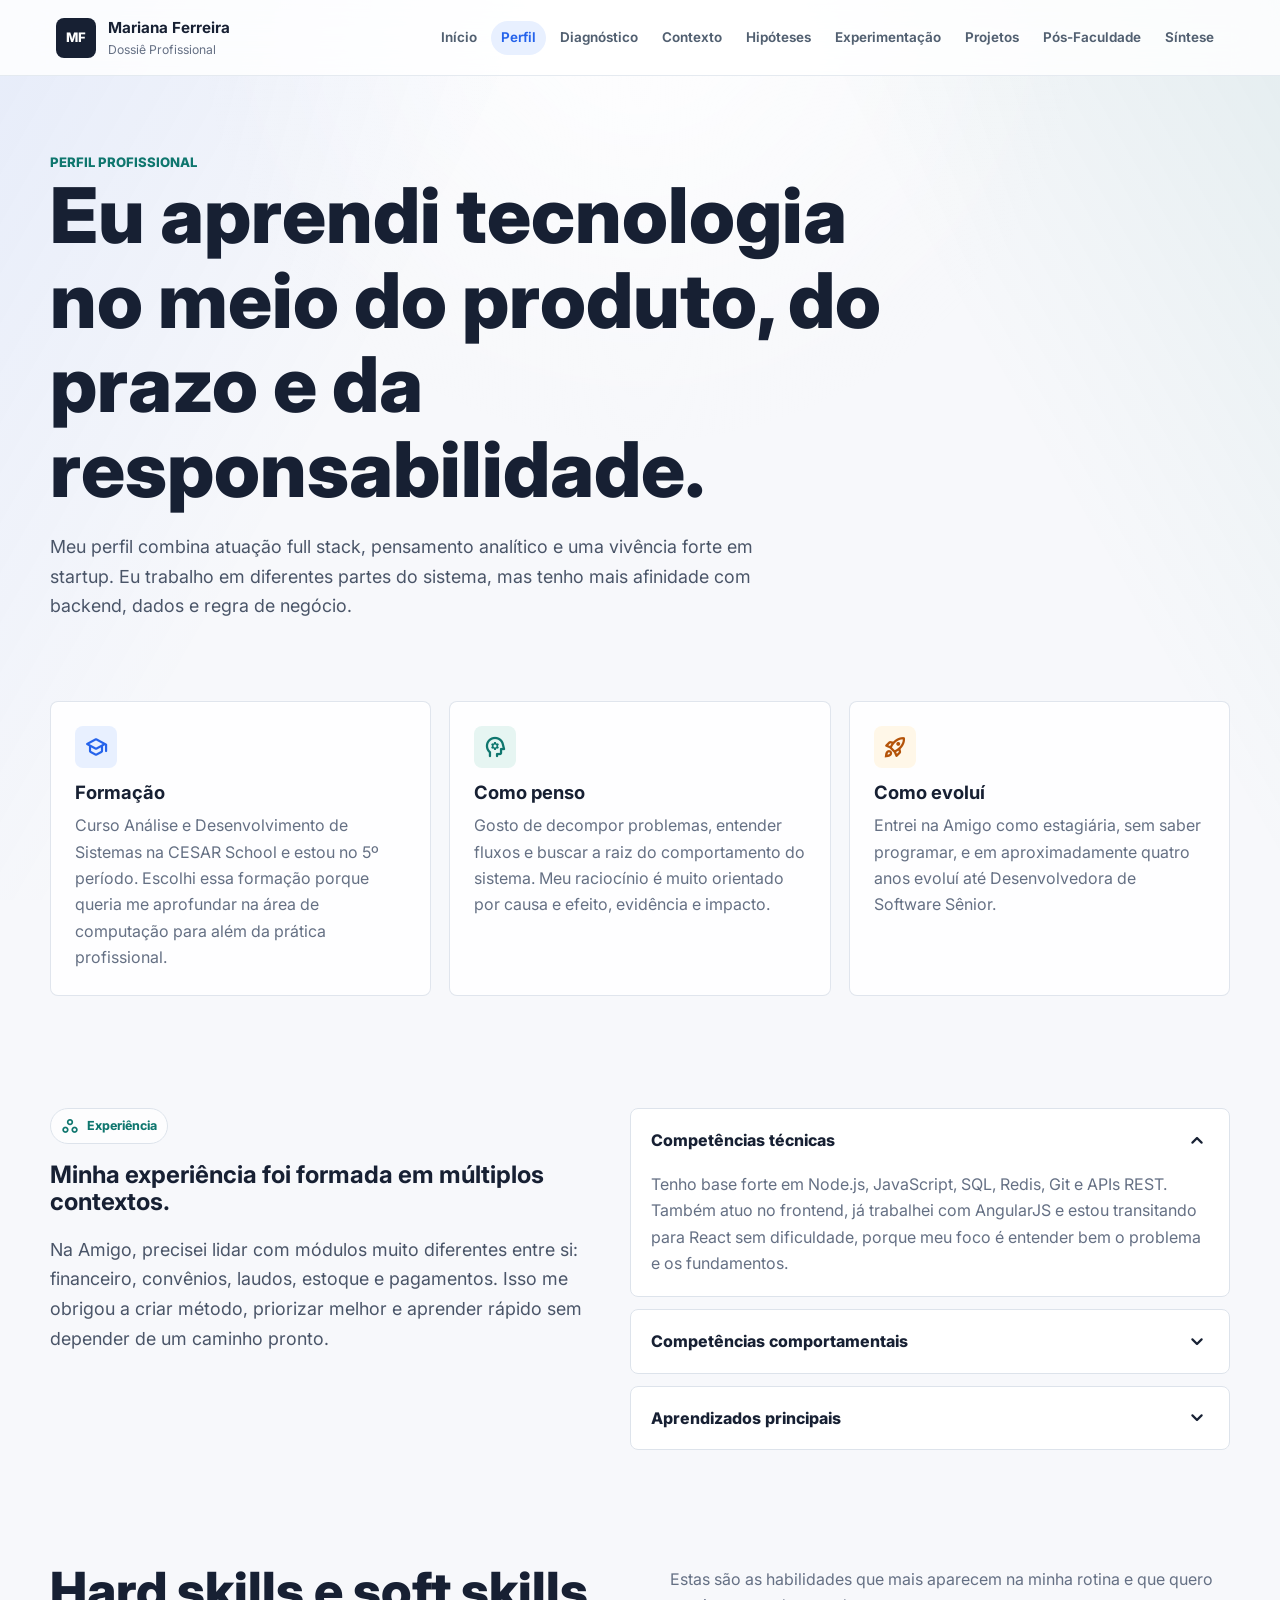
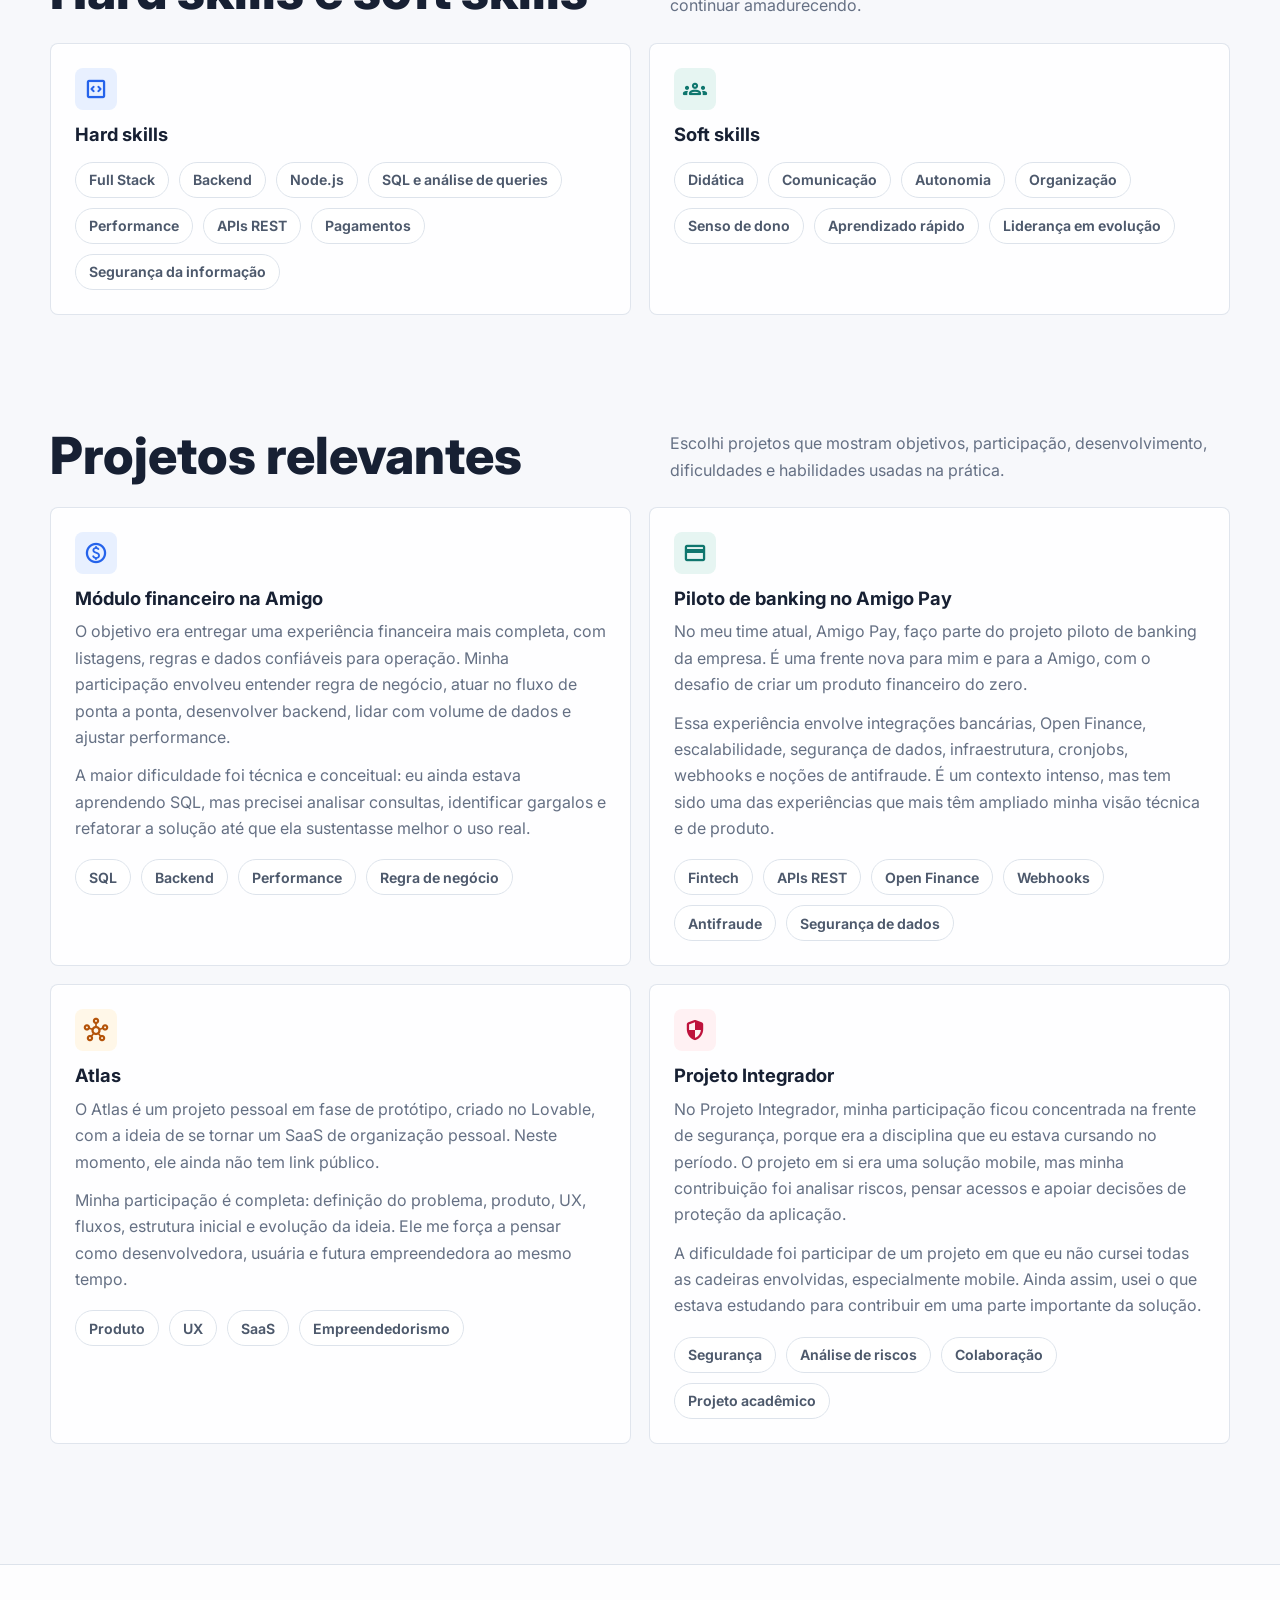
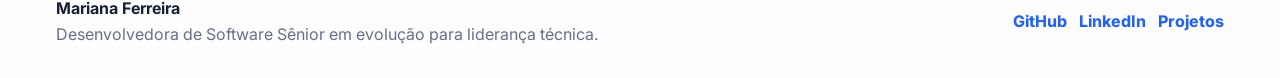
<file: perfil.html>
<!DOCTYPE html>
<html lang="pt-BR">
<head>
  <meta charset="UTF-8">
  <meta name="viewport" content="width=device-width, initial-scale=1.0">
  <title>Perfil Profissional | Mariana Ferreira</title>
  <link rel="preconnect" href="https://fonts.googleapis.com">
  <link rel="preconnect" href="https://fonts.gstatic.com" crossorigin>
  <link href="https://fonts.googleapis.com/css2?family=Inter:wght@400;500;600;700;800;900&family=Material+Symbols+Rounded:opsz,wght,FILL,GRAD@20..48,400..700,0..1,0&display=swap" rel="stylesheet">
  <link rel="stylesheet" href="css/style.css">
</head>
<body>
  <header class="site-header" data-site-header></header>
  <main class="page">
    <section class="page-hero">
      <div class="container">
        <span class="kicker">Perfil profissional</span>
        <h1>Eu aprendi tecnologia no meio do produto, do prazo e da responsabilidade.</h1>
        <p class="lead">Meu perfil combina atuação full stack, pensamento analítico e uma vivência forte em startup. Eu trabalho em diferentes partes do sistema, mas tenho mais afinidade com backend, dados e regra de negócio.</p>
      </div>
    </section>

    <section class="section">
      <div class="container grid three">
        <article class="card reveal">
          <span class="icon"><span class="material-symbols-rounded">school</span></span>
          <h3>Formação</h3>
          <p>Curso Análise e Desenvolvimento de Sistemas na CESAR School e estou no 5º período. Escolhi essa formação porque queria me aprofundar na área de computação para além da prática profissional.</p>
        </article>
        <article class="card reveal">
          <span class="icon green"><span class="material-symbols-rounded">psychology</span></span>
          <h3>Como penso</h3>
          <p>Gosto de decompor problemas, entender fluxos e buscar a raiz do comportamento do sistema. Meu raciocínio é muito orientado por causa e efeito, evidência e impacto.</p>
        </article>
        <article class="card reveal">
          <span class="icon amber"><span class="material-symbols-rounded">rocket_launch</span></span>
          <h3>Como evoluí</h3>
          <p>Entrei na Amigo como estagiária, sem saber programar, e em aproximadamente quatro anos evoluí até Desenvolvedora de Software Sênior.</p>
        </article>
      </div>
    </section>

    <section class="section">
      <div class="container split">
        <div class="reveal">
          <span class="eyebrow"><span class="material-symbols-rounded">workspaces</span> Experiência</span>
          <h2>Minha experiência foi formada em múltiplos contextos.</h2>
          <p class="hero-copy">Na Amigo, precisei lidar com módulos muito diferentes entre si: financeiro, convênios, laudos, estoque e pagamentos. Isso me obrigou a criar método, priorizar melhor e aprender rápido sem depender de um caminho pronto.</p>
        </div>
        <div class="accordion reveal">
          <div class="accordion-item open">
            <button type="button" aria-expanded="true">Competências técnicas <span class="material-symbols-rounded">expand_more</span></button>
            <div class="accordion-panel">
              <p>Tenho base forte em Node.js, JavaScript, SQL, Redis, Git e APIs REST. Também atuo no frontend, já trabalhei com AngularJS e estou transitando para React sem dificuldade, porque meu foco é entender bem o problema e os fundamentos.</p>
            </div>
          </div>
          <div class="accordion-item">
            <button type="button" aria-expanded="false">Competências comportamentais <span class="material-symbols-rounded">expand_more</span></button>
            <div class="accordion-panel">
              <p>Organização, autonomia, responsabilidade, comunicação, proatividade, didática e senso de dono são características que desenvolvi na prática, especialmente por atuar em um ambiente com muitos contextos simultâneos.</p>
            </div>
          </div>
          <div class="accordion-item">
            <button type="button" aria-expanded="false">Aprendizados principais <span class="material-symbols-rounded">expand_more</span></button>
            <div class="accordion-panel">
              <p>Aprendi que senioridade não é apenas resolver tarefas difíceis. É sustentar qualidade em contexto instável, explicar decisões, reduzir risco, cuidar do produto e ajudar outras pessoas a evoluírem junto.</p>
            </div>
          </div>
        </div>
      </div>
    </section>

    <section class="section">
      <div class="container">
        <div class="section-header reveal">
          <h2>Hard skills e soft skills</h2>
          <p>Estas são as habilidades que mais aparecem na minha rotina e que quero continuar amadurecendo.</p>
        </div>
        <div class="grid two">
          <article class="card reveal">
            <span class="icon"><span class="material-symbols-rounded">code_blocks</span></span>
            <h3>Hard skills</h3>
            <div class="chips">
              <span class="chip">Full Stack</span>
              <span class="chip">Backend</span>
              <span class="chip">Node.js</span>
              <span class="chip">SQL e análise de queries</span>
              <span class="chip">Performance</span>
              <span class="chip">APIs REST</span>
              <span class="chip">Pagamentos</span>
              <span class="chip">Segurança da informação</span>
            </div>
          </article>
          <article class="card reveal">
            <span class="icon green"><span class="material-symbols-rounded">groups</span></span>
            <h3>Soft skills</h3>
            <div class="chips">
              <span class="chip">Didática</span>
              <span class="chip">Comunicação</span>
              <span class="chip">Autonomia</span>
              <span class="chip">Organização</span>
              <span class="chip">Senso de dono</span>
              <span class="chip">Aprendizado rápido</span>
              <span class="chip">Liderança em evolução</span>
            </div>
          </article>
        </div>
      </div>
    </section>

    <section class="section">
      <div class="container">
        <div class="section-header reveal">
          <h2>Projetos relevantes</h2>
          <p>Escolhi projetos que mostram objetivos, participação, desenvolvimento, dificuldades e habilidades usadas na prática.</p>
        </div>
        <div class="grid two">
          <article class="card reveal">
            <span class="icon"><span class="material-symbols-rounded">paid</span></span>
            <h3>Módulo financeiro na Amigo</h3>
            <p>O objetivo era entregar uma experiência financeira mais completa, com listagens, regras e dados confiáveis para operação. Minha participação envolveu entender regra de negócio, atuar no fluxo de ponta a ponta, desenvolver backend, lidar com volume de dados e ajustar performance.</p>
            <p>A maior dificuldade foi técnica e conceitual: eu ainda estava aprendendo SQL, mas precisei analisar consultas, identificar gargalos e refatorar a solução até que ela sustentasse melhor o uso real.</p>
            <div class="chips">
              <span class="chip">SQL</span>
              <span class="chip">Backend</span>
              <span class="chip">Performance</span>
              <span class="chip">Regra de negócio</span>
            </div>
          </article>
          <article class="card reveal">
            <span class="icon green"><span class="material-symbols-rounded">credit_card</span></span>
            <h3>Piloto de banking no Amigo Pay</h3>
            <p>No meu time atual, Amigo Pay, faço parte do projeto piloto de banking da empresa. É uma frente nova para mim e para a Amigo, com o desafio de criar um produto financeiro do zero.</p>
            <p>Essa experiência envolve integrações bancárias, Open Finance, escalabilidade, segurança de dados, infraestrutura, cronjobs, webhooks e noções de antifraude. É um contexto intenso, mas tem sido uma das experiências que mais têm ampliado minha visão técnica e de produto.</p>
            <div class="chips">
              <span class="chip">Fintech</span>
              <span class="chip">APIs REST</span>
              <span class="chip">Open Finance</span>
              <span class="chip">Webhooks</span>
              <span class="chip">Antifraude</span>
              <span class="chip">Segurança de dados</span>
            </div>
          </article>
          <article class="card reveal">
            <span class="icon amber"><span class="material-symbols-rounded">hub</span></span>
            <h3>Atlas</h3>
            <p>O Atlas é um projeto pessoal em fase de protótipo, criado no Lovable, com a ideia de se tornar um SaaS de organização pessoal. Neste momento, ele ainda não tem link público.</p>
            <p>Minha participação é completa: definição do problema, produto, UX, fluxos, estrutura inicial e evolução da ideia. Ele me força a pensar como desenvolvedora, usuária e futura empreendedora ao mesmo tempo.</p>
            <div class="chips">
              <span class="chip">Produto</span>
              <span class="chip">UX</span>
              <span class="chip">SaaS</span>
              <span class="chip">Empreendedorismo</span>
            </div>
          </article>
          <article class="card reveal">
            <span class="icon rose"><span class="material-symbols-rounded">security</span></span>
            <h3>Projeto Integrador</h3>
            <p>No Projeto Integrador, minha participação ficou concentrada na frente de segurança, porque era a disciplina que eu estava cursando no período. O projeto em si era uma solução mobile, mas minha contribuição foi analisar riscos, pensar acessos e apoiar decisões de proteção da aplicação.</p>
            <p>A dificuldade foi participar de um projeto em que eu não cursei todas as cadeiras envolvidas, especialmente mobile. Ainda assim, usei o que estava estudando para contribuir em uma parte importante da solução.</p>
            <div class="chips">
              <span class="chip">Segurança</span>
              <span class="chip">Análise de riscos</span>
              <span class="chip">Colaboração</span>
              <span class="chip">Projeto acadêmico</span>
            </div>
          </article>
        </div>
      </div>
    </section>
  </main>
  <footer class="site-footer" data-site-footer></footer>
  <script src="js/main.js"></script>
</body>
</html>
</file>
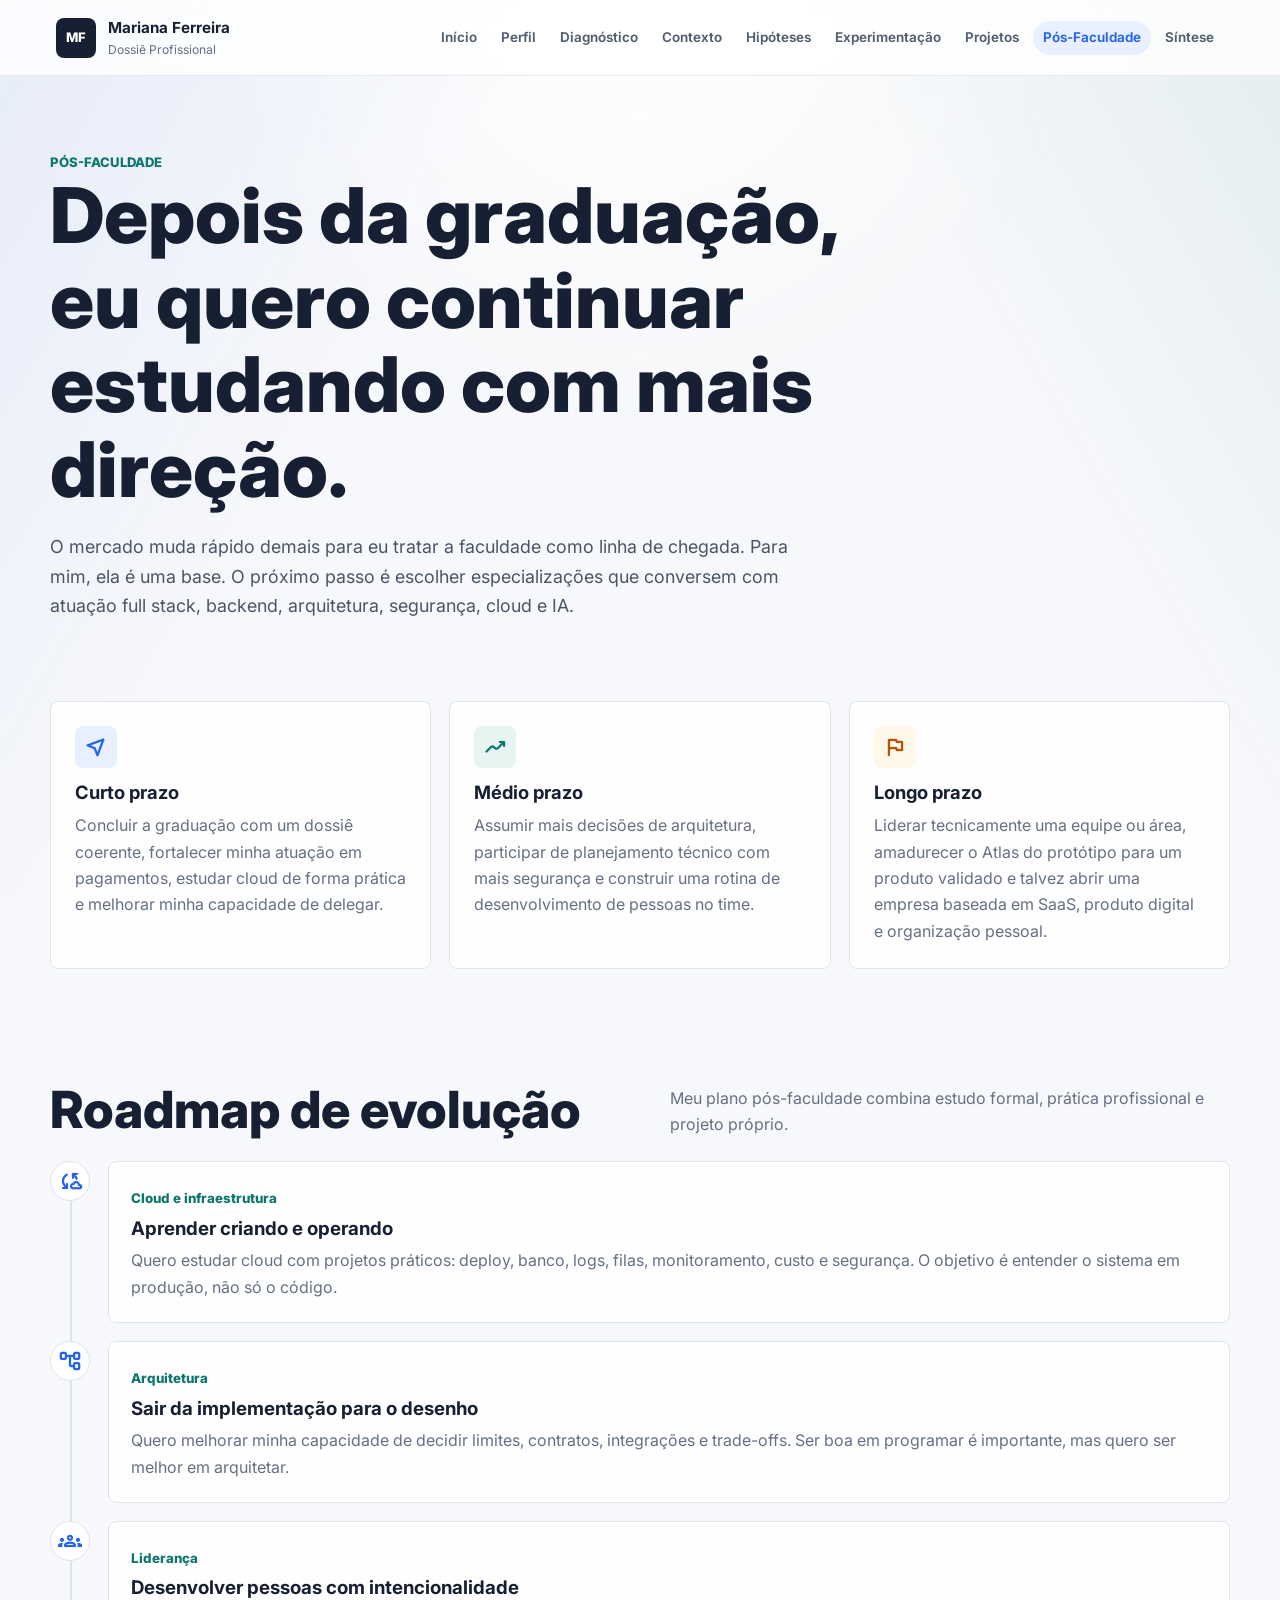
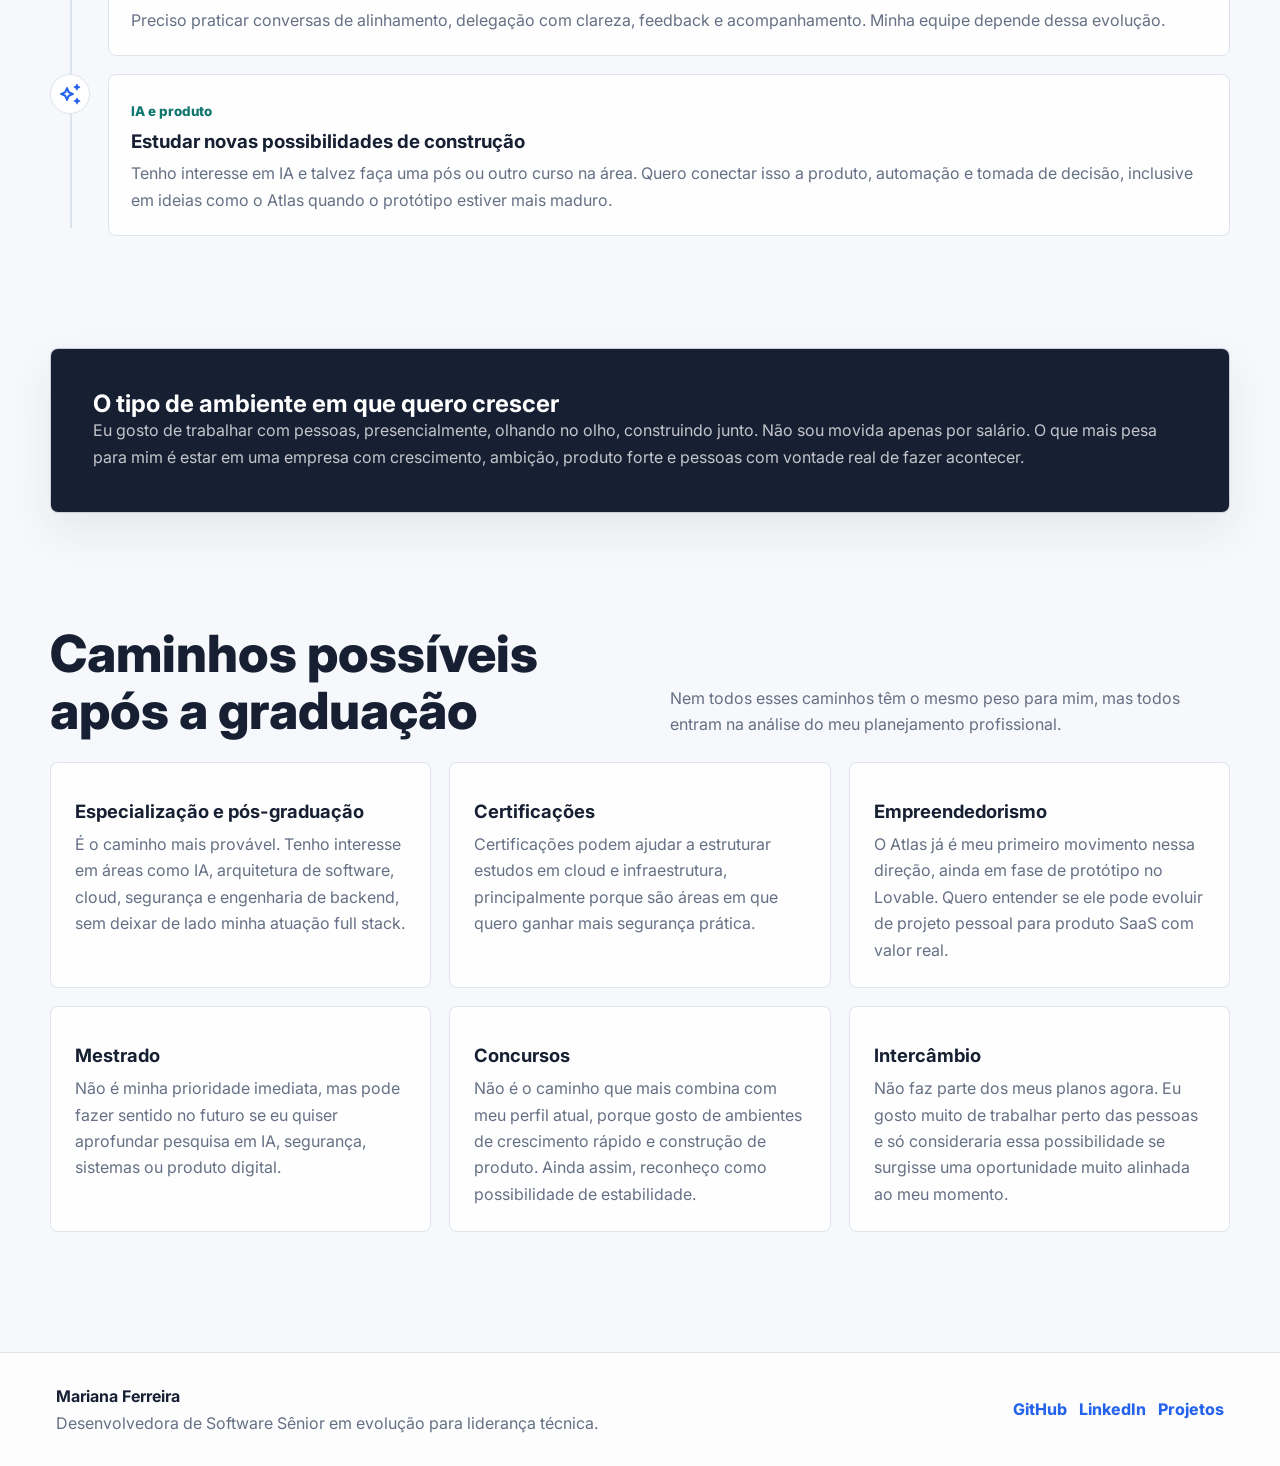
<file: pos-faculdade.html>
<!DOCTYPE html>
<html lang="pt-BR">
<head>
  <meta charset="UTF-8">
  <meta name="viewport" content="width=device-width, initial-scale=1.0">
  <title>Planejamento Pós-Faculdade | Mariana Ferreira</title>
  <link rel="preconnect" href="https://fonts.googleapis.com">
  <link rel="preconnect" href="https://fonts.gstatic.com" crossorigin>
  <link href="https://fonts.googleapis.com/css2?family=Inter:wght@400;500;600;700;800;900&family=Material+Symbols+Rounded:opsz,wght,FILL,GRAD@20..48,400..700,0..1,0&display=swap" rel="stylesheet">
  <link rel="stylesheet" href="css/style.css">
</head>
<body>
  <header class="site-header" data-site-header></header>
  <main class="page">
    <section class="page-hero">
      <div class="container">
        <span class="kicker">Pós-faculdade</span>
        <h1>Depois da graduação, eu quero continuar estudando com mais direção.</h1>
        <p class="lead">O mercado muda rápido demais para eu tratar a faculdade como linha de chegada. Para mim, ela é uma base. O próximo passo é escolher especializações que conversem com atuação full stack, backend, arquitetura, segurança, cloud e IA.</p>
      </div>
    </section>

    <section class="section">
      <div class="container grid three">
        <article class="card reveal">
          <span class="icon"><span class="material-symbols-rounded">near_me</span></span>
          <h3>Curto prazo</h3>
          <p>Concluir a graduação com um dossiê coerente, fortalecer minha atuação em pagamentos, estudar cloud de forma prática e melhorar minha capacidade de delegar.</p>
        </article>
        <article class="card reveal">
          <span class="icon green"><span class="material-symbols-rounded">moving</span></span>
          <h3>Médio prazo</h3>
          <p>Assumir mais decisões de arquitetura, participar de planejamento técnico com mais segurança e construir uma rotina de desenvolvimento de pessoas no time.</p>
        </article>
        <article class="card reveal">
          <span class="icon amber"><span class="material-symbols-rounded">flag</span></span>
          <h3>Longo prazo</h3>
          <p>Liderar tecnicamente uma equipe ou área, amadurecer o Atlas do protótipo para um produto validado e talvez abrir uma empresa baseada em SaaS, produto digital e organização pessoal.</p>
        </article>
      </div>
    </section>

    <section class="section">
      <div class="container">
        <div class="section-header reveal">
          <h2>Roadmap de evolução</h2>
          <p>Meu plano pós-faculdade combina estudo formal, prática profissional e projeto próprio.</p>
        </div>
        <div class="timeline reveal">
          <div class="timeline-item">
            <span class="timeline-dot"><span class="material-symbols-rounded">cloud_sync</span></span>
            <div class="timeline-content">
              <small>Cloud e infraestrutura</small>
              <h3>Aprender criando e operando</h3>
              <p>Quero estudar cloud com projetos práticos: deploy, banco, logs, filas, monitoramento, custo e segurança. O objetivo é entender o sistema em produção, não só o código.</p>
            </div>
          </div>
          <div class="timeline-item">
            <span class="timeline-dot"><span class="material-symbols-rounded">account_tree</span></span>
            <div class="timeline-content">
              <small>Arquitetura</small>
              <h3>Sair da implementação para o desenho</h3>
              <p>Quero melhorar minha capacidade de decidir limites, contratos, integrações e trade-offs. Ser boa em programar é importante, mas quero ser melhor em arquitetar.</p>
            </div>
          </div>
          <div class="timeline-item">
            <span class="timeline-dot"><span class="material-symbols-rounded">groups</span></span>
            <div class="timeline-content">
              <small>Liderança</small>
              <h3>Desenvolver pessoas com intencionalidade</h3>
              <p>Preciso praticar conversas de alinhamento, delegação com clareza, feedback e acompanhamento. Minha equipe depende dessa evolução.</p>
            </div>
          </div>
          <div class="timeline-item">
            <span class="timeline-dot"><span class="material-symbols-rounded">auto_awesome</span></span>
            <div class="timeline-content">
              <small>IA e produto</small>
              <h3>Estudar novas possibilidades de construção</h3>
              <p>Tenho interesse em IA e talvez faça uma pós ou outro curso na área. Quero conectar isso a produto, automação e tomada de decisão, inclusive em ideias como o Atlas quando o protótipo estiver mais maduro.</p>
            </div>
          </div>
        </div>
      </div>
    </section>

    <section class="section">
      <div class="container feature-band reveal">
        <h2>O tipo de ambiente em que quero crescer</h2>
        <p>Eu gosto de trabalhar com pessoas, presencialmente, olhando no olho, construindo junto. Não sou movida apenas por salário. O que mais pesa para mim é estar em uma empresa com crescimento, ambição, produto forte e pessoas com vontade real de fazer acontecer.</p>
      </div>
    </section>

    <section class="section">
      <div class="container">
        <div class="section-header reveal">
          <h2>Caminhos possíveis após a graduação</h2>
          <p>Nem todos esses caminhos têm o mesmo peso para mim, mas todos entram na análise do meu planejamento profissional.</p>
        </div>
        <div class="grid three">
          <article class="card reveal">
            <h3>Especialização e pós-graduação</h3>
            <p>É o caminho mais provável. Tenho interesse em áreas como IA, arquitetura de software, cloud, segurança e engenharia de backend, sem deixar de lado minha atuação full stack.</p>
          </article>
          <article class="card reveal">
            <h3>Certificações</h3>
            <p>Certificações podem ajudar a estruturar estudos em cloud e infraestrutura, principalmente porque são áreas em que quero ganhar mais segurança prática.</p>
          </article>
          <article class="card reveal">
            <h3>Empreendedorismo</h3>
            <p>O Atlas já é meu primeiro movimento nessa direção, ainda em fase de protótipo no Lovable. Quero entender se ele pode evoluir de projeto pessoal para produto SaaS com valor real.</p>
          </article>
          <article class="card reveal">
            <h3>Mestrado</h3>
            <p>Não é minha prioridade imediata, mas pode fazer sentido no futuro se eu quiser aprofundar pesquisa em IA, segurança, sistemas ou produto digital.</p>
          </article>
          <article class="card reveal">
            <h3>Concursos</h3>
            <p>Não é o caminho que mais combina com meu perfil atual, porque gosto de ambientes de crescimento rápido e construção de produto. Ainda assim, reconheço como possibilidade de estabilidade.</p>
          </article>
          <article class="card reveal">
            <h3>Intercâmbio</h3>
            <p>Não faz parte dos meus planos agora. Eu gosto muito de trabalhar perto das pessoas e só consideraria essa possibilidade se surgisse uma oportunidade muito alinhada ao meu momento.</p>
          </article>
        </div>
      </div>
    </section>
  </main>
  <footer class="site-footer" data-site-footer></footer>
  <script src="js/main.js"></script>
</body>
</html>
</file>
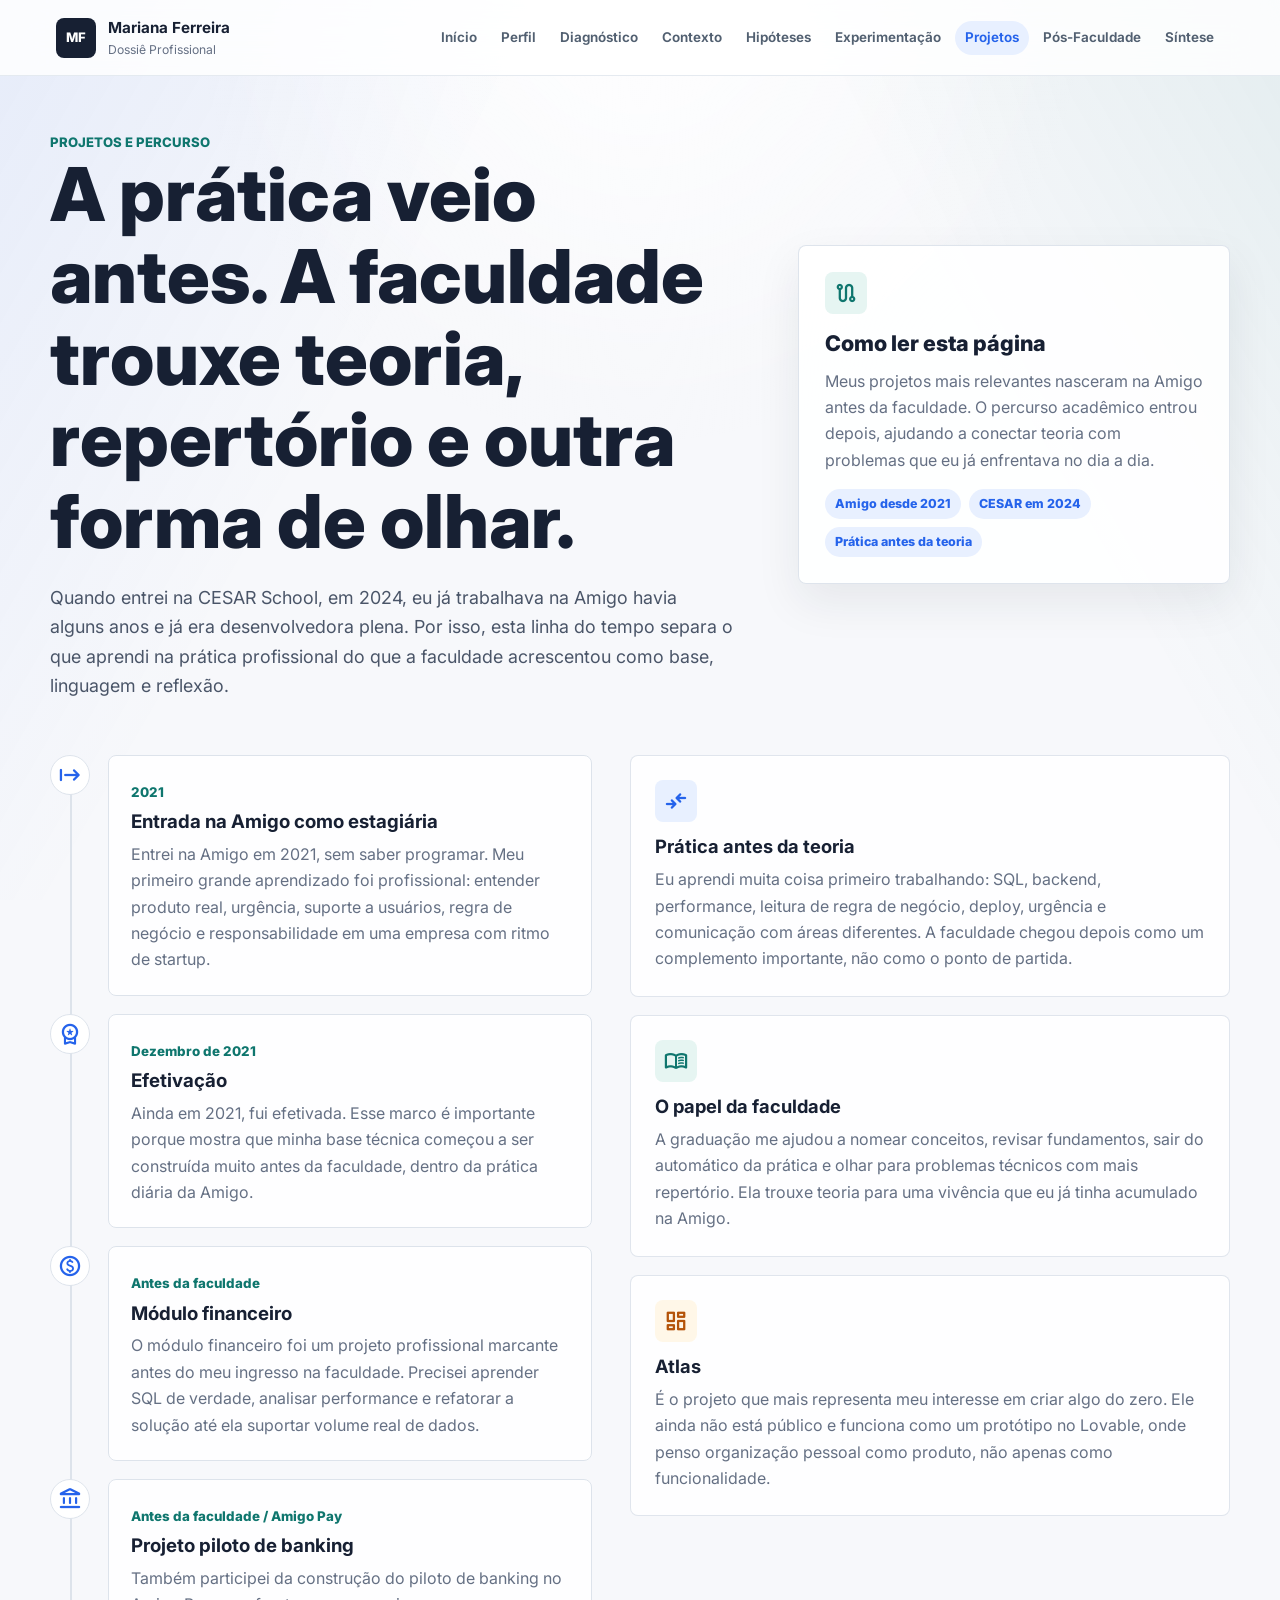
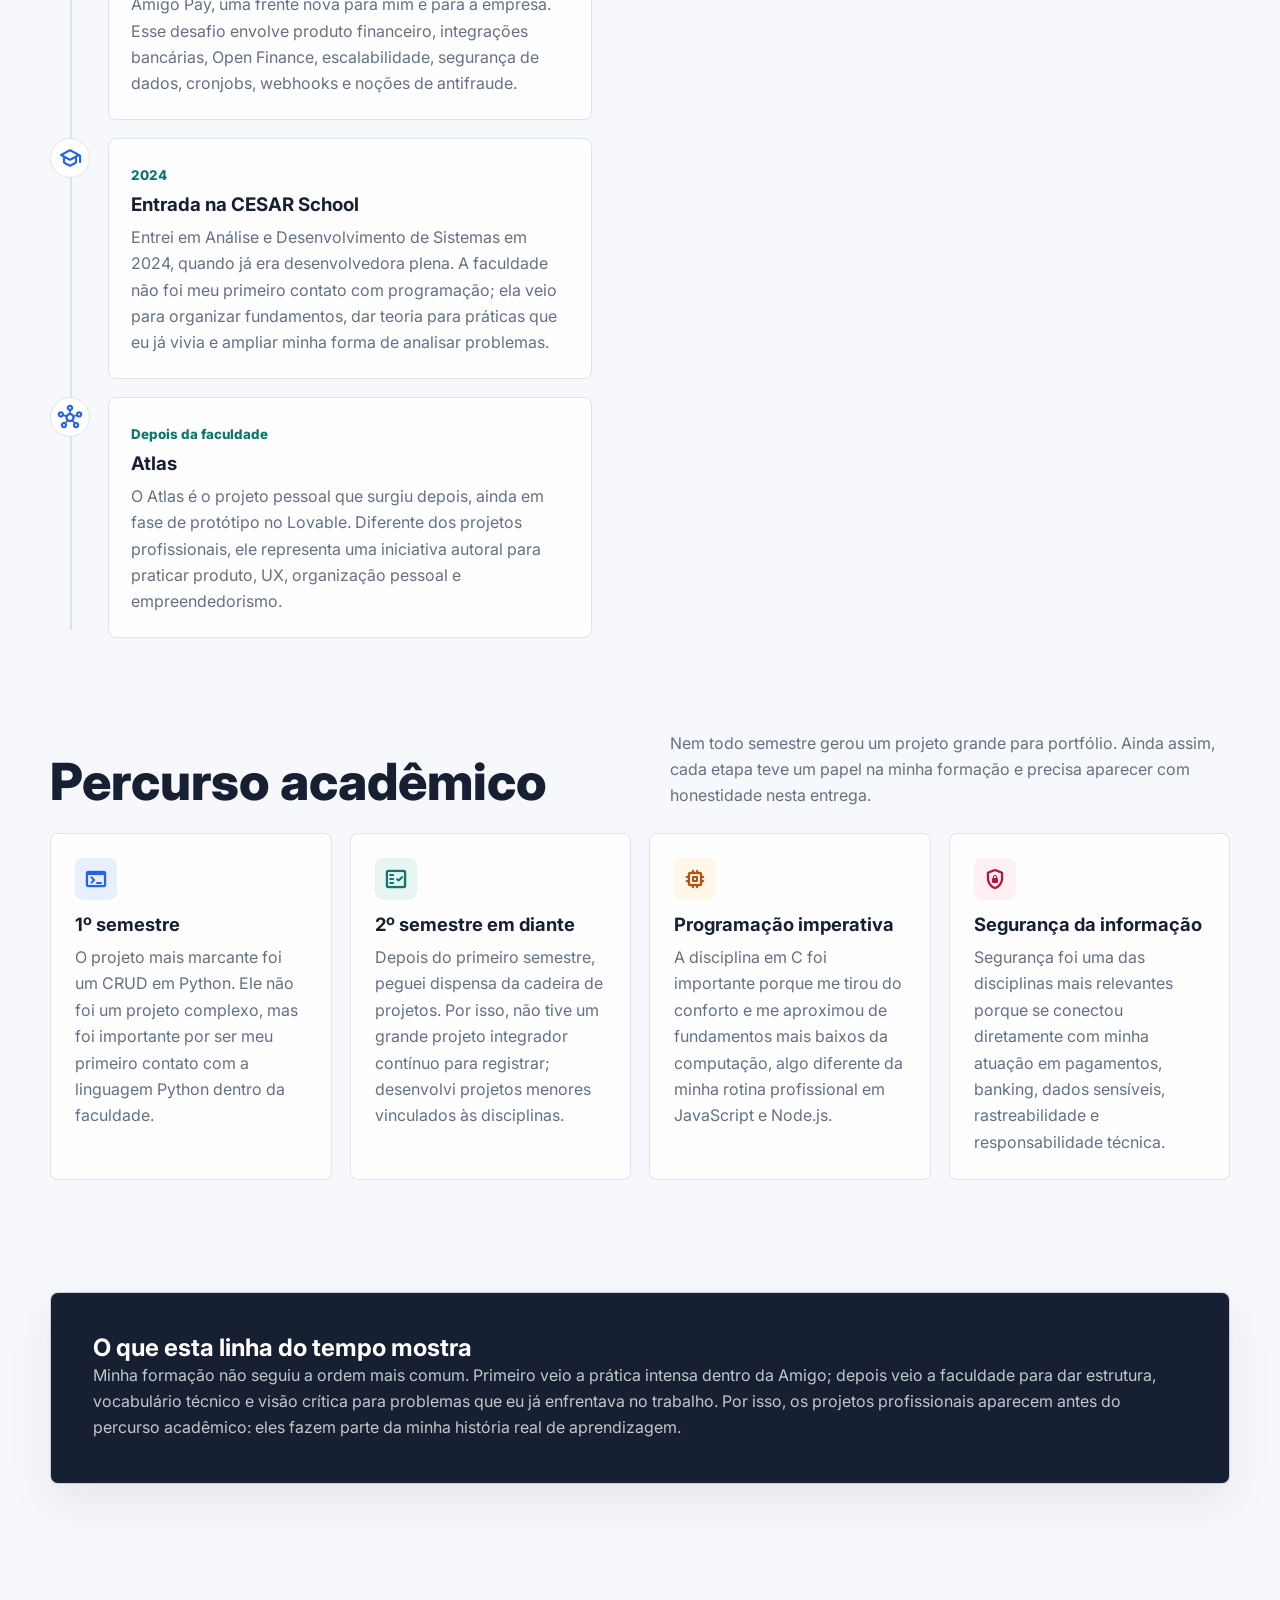
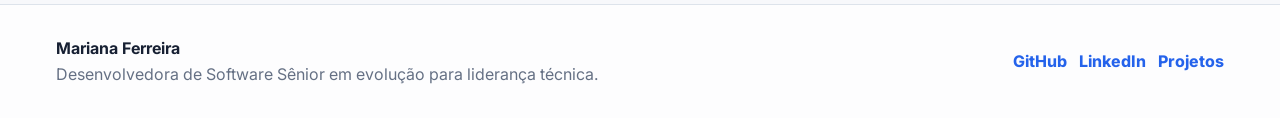
<file: projetos.html>
<!DOCTYPE html>
<html lang="pt-BR">
<head>
  <meta charset="UTF-8">
  <meta name="viewport" content="width=device-width, initial-scale=1.0">
  <title>Projetos e Percurso Acadêmico | Mariana Ferreira</title>
  <link rel="preconnect" href="https://fonts.googleapis.com">
  <link rel="preconnect" href="https://fonts.gstatic.com" crossorigin>
  <link href="https://fonts.googleapis.com/css2?family=Inter:wght@400;500;600;700;800;900&family=Material+Symbols+Rounded:opsz,wght,FILL,GRAD@20..48,400..700,0..1,0&display=swap" rel="stylesheet">
  <link rel="stylesheet" href="css/style.css">
</head>
<body>
  <header class="site-header" data-site-header></header>
  <main class="page">
    <section class="page-hero projects-hero">
      <div class="container projects-hero-grid">
        <div>
          <span class="kicker">Projetos e percurso</span>
          <h1>A prática veio antes. A faculdade trouxe teoria, repertório e outra forma de olhar.</h1>
          <p class="lead">Quando entrei na CESAR School, em 2024, eu já trabalhava na Amigo havia alguns anos e já era desenvolvedora plena. Por isso, esta linha do tempo separa o que aprendi na prática profissional do que a faculdade acrescentou como base, linguagem e reflexão.</p>
        </div>
        <aside class="projects-panel reveal" aria-label="Resumo do percurso acadêmico e profissional">
          <span class="icon green"><span class="material-symbols-rounded">route</span></span>
          <h2>Como ler esta página</h2>
          <p>Meus projetos mais relevantes nasceram na Amigo antes da faculdade. O percurso acadêmico entrou depois, ajudando a conectar teoria com problemas que eu já enfrentava no dia a dia.</p>
          <div class="context-tags">
            <span>Amigo desde 2021</span>
            <span>CESAR em 2024</span>
            <span>Prática antes da teoria</span>
          </div>
        </aside>
      </div>
    </section>

    <section class="section compact">
      <div class="container split">
        <div class="timeline reveal">
          <div class="timeline-item">
            <span class="timeline-dot"><span class="material-symbols-rounded">start</span></span>
            <div class="timeline-content">
              <small>2021</small>
              <h3>Entrada na Amigo como estagiária</h3>
              <p>Entrei na Amigo em 2021, sem saber programar. Meu primeiro grande aprendizado foi profissional: entender produto real, urgência, suporte a usuários, regra de negócio e responsabilidade em uma empresa com ritmo de startup.</p>
            </div>
          </div>
          <div class="timeline-item">
            <span class="timeline-dot"><span class="material-symbols-rounded">workspace_premium</span></span>
            <div class="timeline-content">
              <small>Dezembro de 2021</small>
              <h3>Efetivação</h3>
              <p>Ainda em 2021, fui efetivada. Esse marco é importante porque mostra que minha base técnica começou a ser construída muito antes da faculdade, dentro da prática diária da Amigo.</p>
            </div>
          </div>
          <div class="timeline-item">
            <span class="timeline-dot"><span class="material-symbols-rounded">paid</span></span>
            <div class="timeline-content">
              <small>Antes da faculdade</small>
              <h3>Módulo financeiro</h3>
              <p>O módulo financeiro foi um projeto profissional marcante antes do meu ingresso na faculdade. Precisei aprender SQL de verdade, analisar performance e refatorar a solução até ela suportar volume real de dados.</p>
            </div>
          </div>
          <div class="timeline-item">
            <span class="timeline-dot"><span class="material-symbols-rounded">account_balance</span></span>
            <div class="timeline-content">
              <small>Antes da faculdade / Amigo Pay</small>
              <h3>Projeto piloto de banking</h3>
              <p>Também participei da construção do piloto de banking no Amigo Pay, uma frente nova para mim e para a empresa. Esse desafio envolve produto financeiro, integrações bancárias, Open Finance, escalabilidade, segurança de dados, cronjobs, webhooks e noções de antifraude.</p>
            </div>
          </div>
          <div class="timeline-item">
            <span class="timeline-dot"><span class="material-symbols-rounded">school</span></span>
            <div class="timeline-content">
              <small>2024</small>
              <h3>Entrada na CESAR School</h3>
              <p>Entrei em Análise e Desenvolvimento de Sistemas em 2024, quando já era desenvolvedora plena. A faculdade não foi meu primeiro contato com programação; ela veio para organizar fundamentos, dar teoria para práticas que eu já vivia e ampliar minha forma de analisar problemas.</p>
            </div>
          </div>
          <div class="timeline-item">
            <span class="timeline-dot"><span class="material-symbols-rounded">hub</span></span>
            <div class="timeline-content">
              <small>Depois da faculdade</small>
              <h3>Atlas</h3>
              <p>O Atlas é o projeto pessoal que surgiu depois, ainda em fase de protótipo no Lovable. Diferente dos projetos profissionais, ele representa uma iniciativa autoral para praticar produto, UX, organização pessoal e empreendedorismo.</p>
            </div>
          </div>
        </div>
        <div class="grid">
          <article class="card reveal">
            <span class="icon"><span class="material-symbols-rounded">compare_arrows</span></span>
            <h3>Prática antes da teoria</h3>
            <p>Eu aprendi muita coisa primeiro trabalhando: SQL, backend, performance, leitura de regra de negócio, deploy, urgência e comunicação com áreas diferentes. A faculdade chegou depois como um complemento importante, não como o ponto de partida.</p>
          </article>
          <article class="card reveal">
            <span class="icon green"><span class="material-symbols-rounded">menu_book</span></span>
            <h3>O papel da faculdade</h3>
            <p>A graduação me ajudou a nomear conceitos, revisar fundamentos, sair do automático da prática e olhar para problemas técnicos com mais repertório. Ela trouxe teoria para uma vivência que eu já tinha acumulado na Amigo.</p>
          </article>
          <article class="card reveal">
            <span class="icon amber"><span class="material-symbols-rounded">dashboard</span></span>
            <h3>Atlas</h3>
            <p>É o projeto que mais representa meu interesse em criar algo do zero. Ele ainda não está público e funciona como um protótipo no Lovable, onde penso organização pessoal como produto, não apenas como funcionalidade.</p>
          </article>
        </div>
      </div>
    </section>

    <section class="section">
      <div class="container">
        <div class="section-header reveal">
          <h2>Percurso acadêmico</h2>
          <p>Nem todo semestre gerou um projeto grande para portfólio. Ainda assim, cada etapa teve um papel na minha formação e precisa aparecer com honestidade nesta entrega.</p>
        </div>
        <div class="grid four">
          <article class="card reveal">
            <span class="icon"><span class="material-symbols-rounded">terminal</span></span>
            <h3>1º semestre</h3>
            <p>O projeto mais marcante foi um CRUD em Python. Ele não foi um projeto complexo, mas foi importante por ser meu primeiro contato com a linguagem Python dentro da faculdade.</p>
          </article>
          <article class="card reveal">
            <span class="icon green"><span class="material-symbols-rounded">fact_check</span></span>
            <h3>2º semestre em diante</h3>
            <p>Depois do primeiro semestre, peguei dispensa da cadeira de projetos. Por isso, não tive um grande projeto integrador contínuo para registrar; desenvolvi projetos menores vinculados às disciplinas.</p>
          </article>
          <article class="card reveal">
            <span class="icon amber"><span class="material-symbols-rounded">memory</span></span>
            <h3>Programação imperativa</h3>
            <p>A disciplina em C foi importante porque me tirou do conforto e me aproximou de fundamentos mais baixos da computação, algo diferente da minha rotina profissional em JavaScript e Node.js.</p>
          </article>
          <article class="card reveal">
            <span class="icon rose"><span class="material-symbols-rounded">shield_lock</span></span>
            <h3>Segurança da informação</h3>
            <p>Segurança foi uma das disciplinas mais relevantes porque se conectou diretamente com minha atuação em pagamentos, banking, dados sensíveis, rastreabilidade e responsabilidade técnica.</p>
          </article>
        </div>
      </div>
    </section>

    <section class="section">
      <div class="container feature-band reveal">
        <h2>O que esta linha do tempo mostra</h2>
        <p>Minha formação não seguiu a ordem mais comum. Primeiro veio a prática intensa dentro da Amigo; depois veio a faculdade para dar estrutura, vocabulário técnico e visão crítica para problemas que eu já enfrentava no trabalho. Por isso, os projetos profissionais aparecem antes do percurso acadêmico: eles fazem parte da minha história real de aprendizagem.</p>
      </div>
    </section>
  </main>
  <footer class="site-footer" data-site-footer></footer>
  <script src="js/main.js"></script>
</body>
</html>
</file>
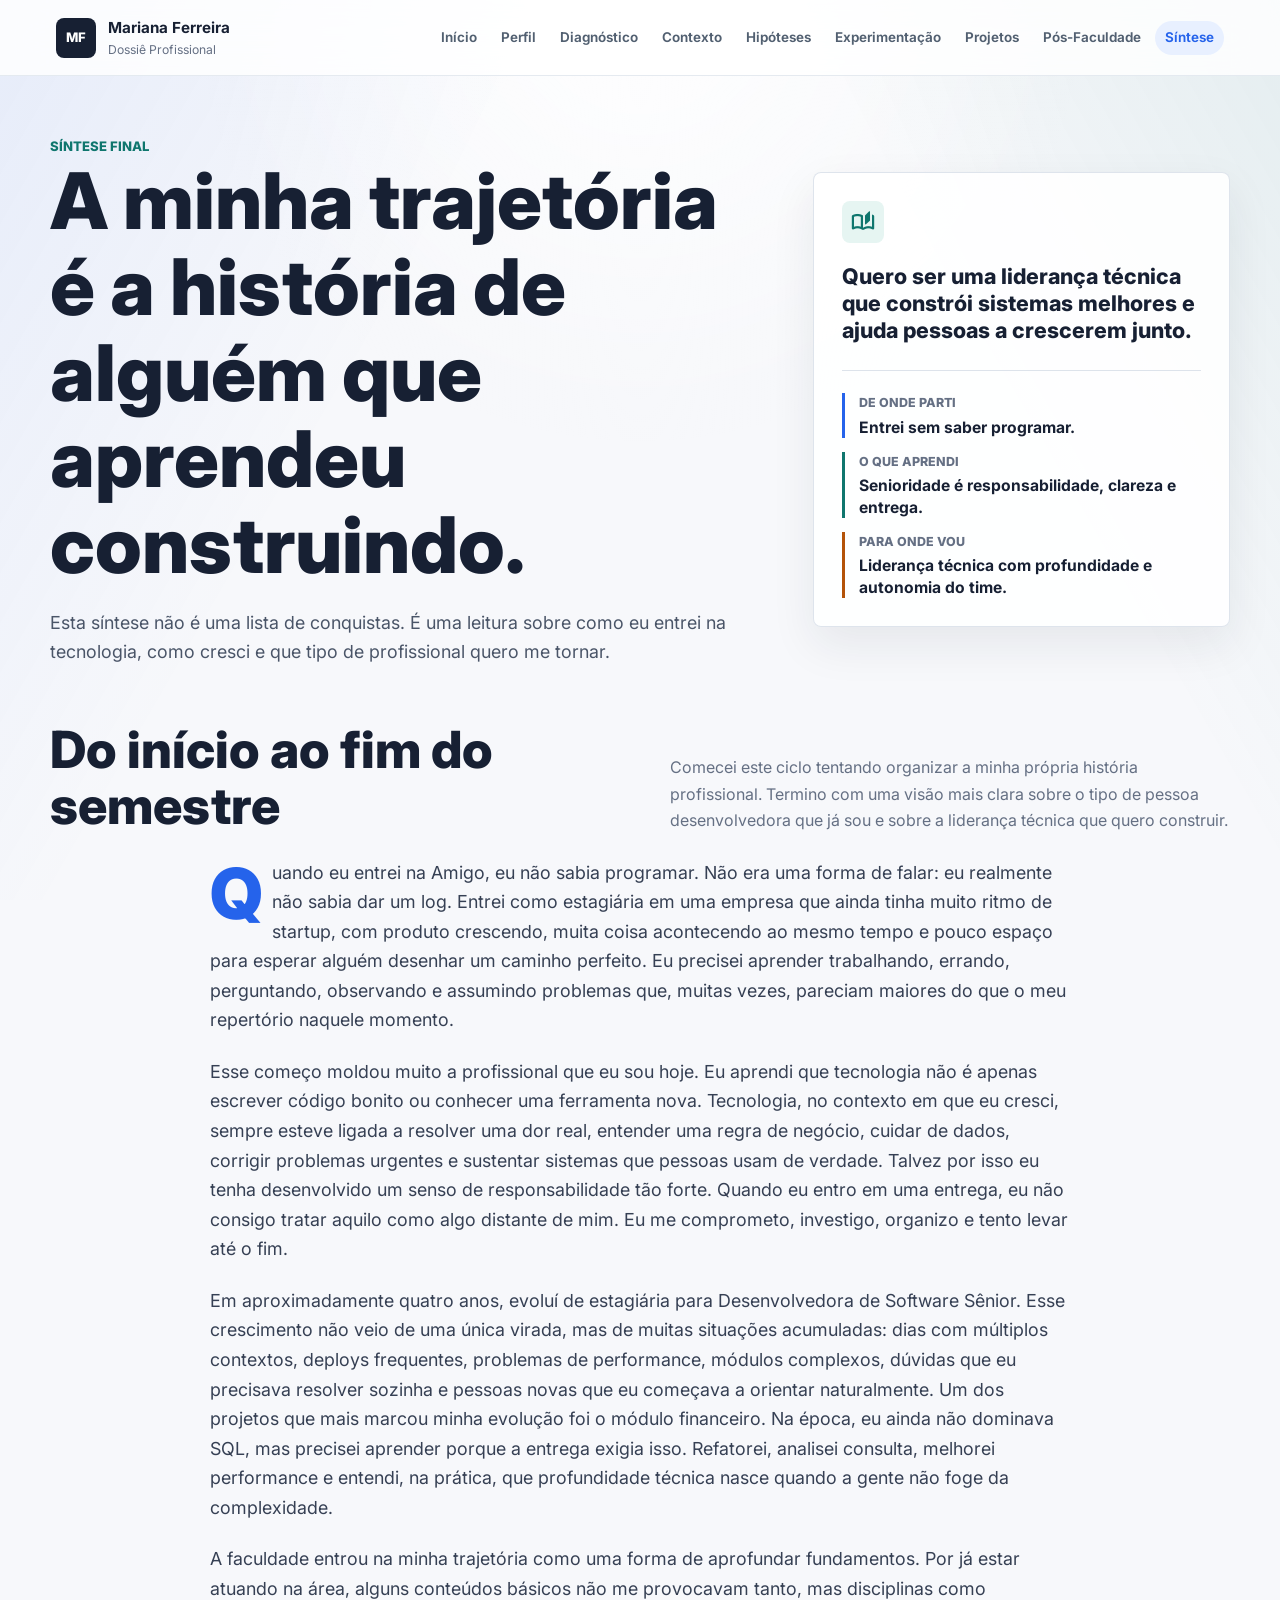
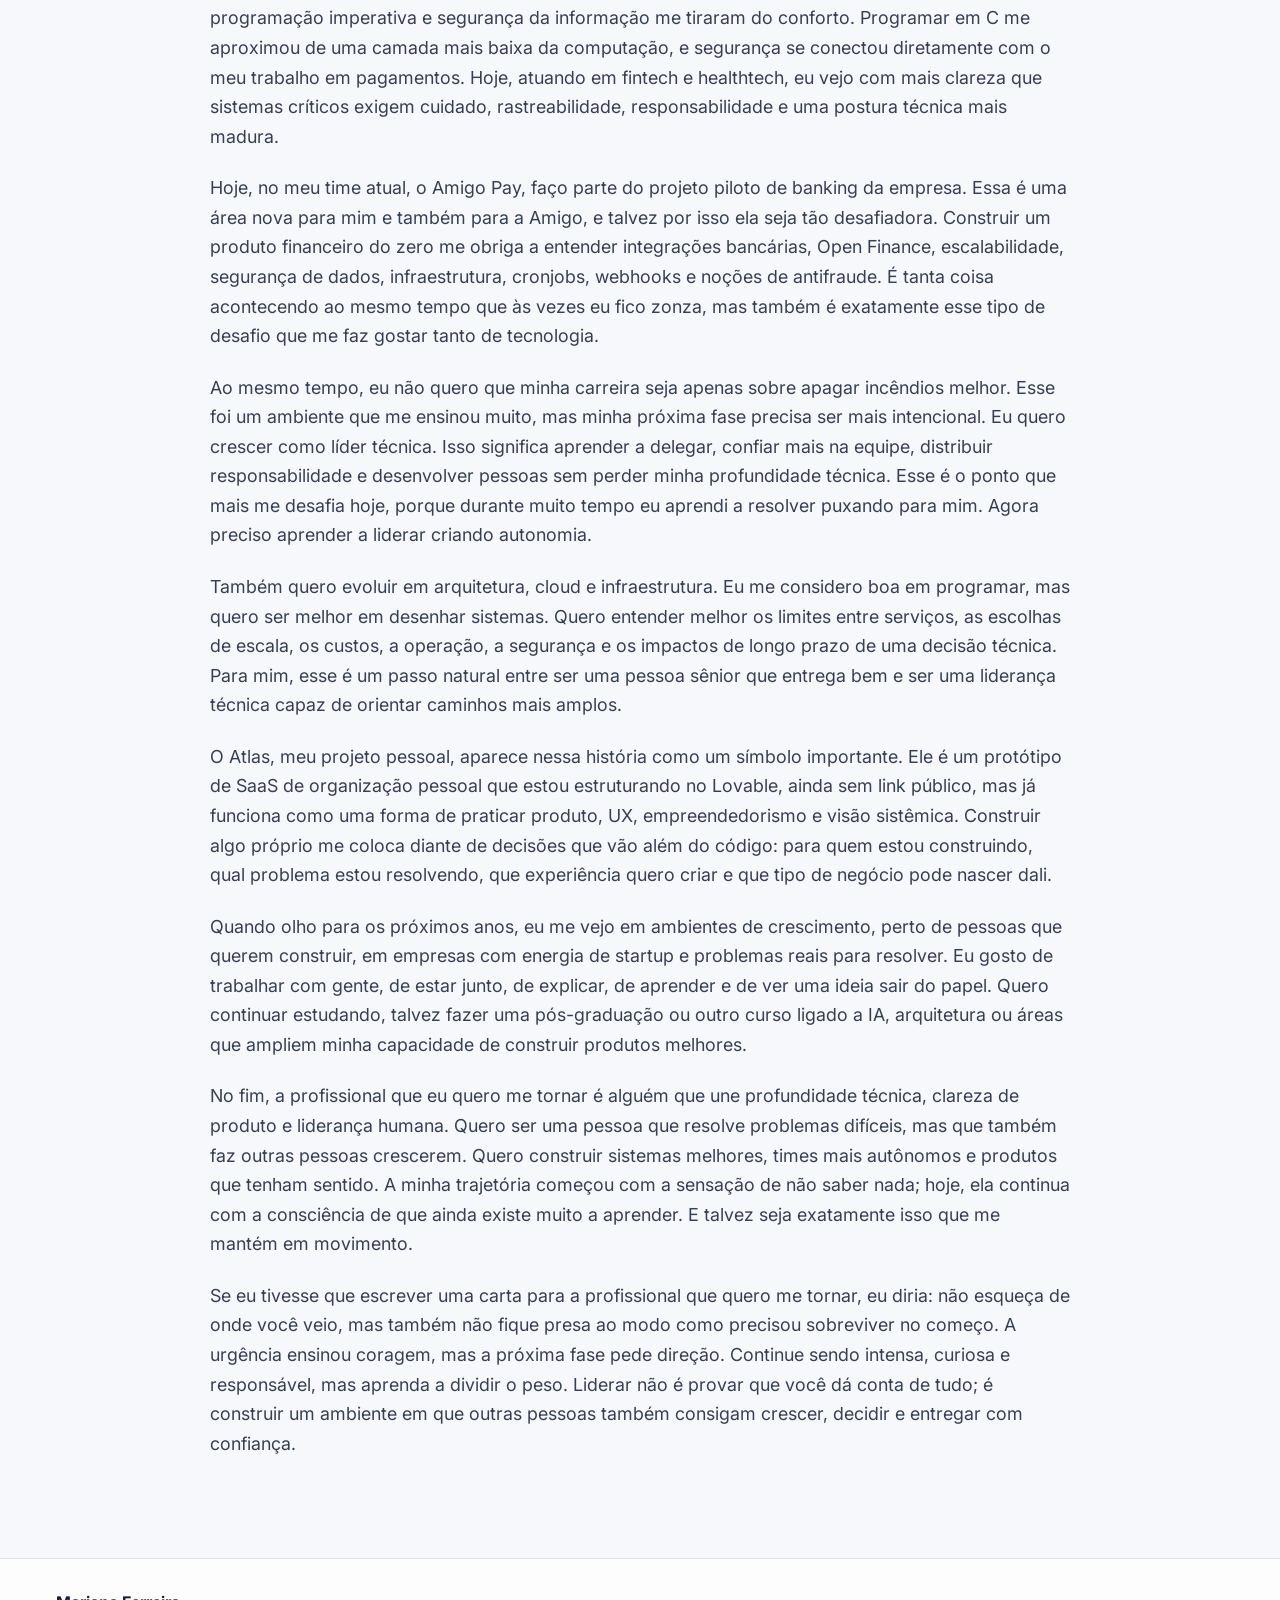
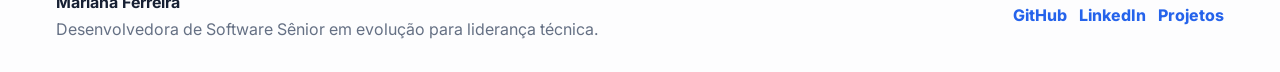
<file: sintese.html>
<!DOCTYPE html>
<html lang="pt-BR">
<head>
  <meta charset="UTF-8">
  <meta name="viewport" content="width=device-width, initial-scale=1.0">
  <title>Síntese Final | Mariana Ferreira</title>
  <link rel="preconnect" href="https://fonts.googleapis.com">
  <link rel="preconnect" href="https://fonts.gstatic.com" crossorigin>
  <link href="https://fonts.googleapis.com/css2?family=Inter:wght@400;500;600;700;800;900&family=Material+Symbols+Rounded:opsz,wght,FILL,GRAD@20..48,400..700,0..1,0&display=swap" rel="stylesheet">
  <link rel="stylesheet" href="css/style.css">
</head>
<body>
  <header class="site-header" data-site-header></header>
  <main class="page">
    <section class="page-hero synthesis-hero">
      <div class="container synthesis-hero-grid">
        <div>
          <span class="kicker">Síntese final</span>
          <h1>A minha trajetória é a história de alguém que aprendeu construindo.</h1>
          <p class="lead">Esta síntese não é uma lista de conquistas. É uma leitura sobre como eu entrei na tecnologia, como cresci e que tipo de profissional quero me tornar.</p>
        </div>
        <aside class="synthesis-panel reveal" aria-label="Resumo da síntese final">
          <span class="icon green"><span class="material-symbols-rounded">auto_stories</span></span>
          <p class="synthesis-quote">Quero ser uma liderança técnica que constrói sistemas melhores e ajuda pessoas a crescerem junto.</p>
          <div class="synthesis-steps">
            <div>
              <small>De onde parti</small>
              <strong>Entrei sem saber programar.</strong>
            </div>
            <div>
              <small>O que aprendi</small>
              <strong>Senioridade é responsabilidade, clareza e entrega.</strong>
            </div>
            <div>
              <small>Para onde vou</small>
              <strong>Liderança técnica com profundidade e autonomia do time.</strong>
            </div>
          </div>
        </aside>
      </div>
    </section>

    <section class="section compact">
      <div class="container">
        <div class="section-header reveal">
          <h2>Do início ao fim do semestre</h2>
          <p>Comecei este ciclo tentando organizar a minha própria história profissional. Termino com uma visão mais clara sobre o tipo de pessoa desenvolvedora que já sou e sobre a liderança técnica que quero construir.</p>
        </div>
        <article class="story reveal">
          <p>Quando eu entrei na Amigo, eu não sabia programar. Não era uma forma de falar: eu realmente não sabia dar um log. Entrei como estagiária em uma empresa que ainda tinha muito ritmo de startup, com produto crescendo, muita coisa acontecendo ao mesmo tempo e pouco espaço para esperar alguém desenhar um caminho perfeito. Eu precisei aprender trabalhando, errando, perguntando, observando e assumindo problemas que, muitas vezes, pareciam maiores do que o meu repertório naquele momento.</p>

          <p>Esse começo moldou muito a profissional que eu sou hoje. Eu aprendi que tecnologia não é apenas escrever código bonito ou conhecer uma ferramenta nova. Tecnologia, no contexto em que eu cresci, sempre esteve ligada a resolver uma dor real, entender uma regra de negócio, cuidar de dados, corrigir problemas urgentes e sustentar sistemas que pessoas usam de verdade. Talvez por isso eu tenha desenvolvido um senso de responsabilidade tão forte. Quando eu entro em uma entrega, eu não consigo tratar aquilo como algo distante de mim. Eu me comprometo, investigo, organizo e tento levar até o fim.</p>

          <p>Em aproximadamente quatro anos, evoluí de estagiária para Desenvolvedora de Software Sênior. Esse crescimento não veio de uma única virada, mas de muitas situações acumuladas: dias com múltiplos contextos, deploys frequentes, problemas de performance, módulos complexos, dúvidas que eu precisava resolver sozinha e pessoas novas que eu começava a orientar naturalmente. Um dos projetos que mais marcou minha evolução foi o módulo financeiro. Na época, eu ainda não dominava SQL, mas precisei aprender porque a entrega exigia isso. Refatorei, analisei consulta, melhorei performance e entendi, na prática, que profundidade técnica nasce quando a gente não foge da complexidade.</p>

          <p>A faculdade entrou na minha trajetória como uma forma de aprofundar fundamentos. Por já estar atuando na área, alguns conteúdos básicos não me provocavam tanto, mas disciplinas como programação imperativa e segurança da informação me tiraram do conforto. Programar em C me aproximou de uma camada mais baixa da computação, e segurança se conectou diretamente com o meu trabalho em pagamentos. Hoje, atuando em fintech e healthtech, eu vejo com mais clareza que sistemas críticos exigem cuidado, rastreabilidade, responsabilidade e uma postura técnica mais madura.</p>

          <p>Hoje, no meu time atual, o Amigo Pay, faço parte do projeto piloto de banking da empresa. Essa é uma área nova para mim e também para a Amigo, e talvez por isso ela seja tão desafiadora. Construir um produto financeiro do zero me obriga a entender integrações bancárias, Open Finance, escalabilidade, segurança de dados, infraestrutura, cronjobs, webhooks e noções de antifraude. É tanta coisa acontecendo ao mesmo tempo que às vezes eu fico zonza, mas também é exatamente esse tipo de desafio que me faz gostar tanto de tecnologia.</p>

          <p>Ao mesmo tempo, eu não quero que minha carreira seja apenas sobre apagar incêndios melhor. Esse foi um ambiente que me ensinou muito, mas minha próxima fase precisa ser mais intencional. Eu quero crescer como líder técnica. Isso significa aprender a delegar, confiar mais na equipe, distribuir responsabilidade e desenvolver pessoas sem perder minha profundidade técnica. Esse é o ponto que mais me desafia hoje, porque durante muito tempo eu aprendi a resolver puxando para mim. Agora preciso aprender a liderar criando autonomia.</p>

          <p>Também quero evoluir em arquitetura, cloud e infraestrutura. Eu me considero boa em programar, mas quero ser melhor em desenhar sistemas. Quero entender melhor os limites entre serviços, as escolhas de escala, os custos, a operação, a segurança e os impactos de longo prazo de uma decisão técnica. Para mim, esse é um passo natural entre ser uma pessoa sênior que entrega bem e ser uma liderança técnica capaz de orientar caminhos mais amplos.</p>

          <p>O Atlas, meu projeto pessoal, aparece nessa história como um símbolo importante. Ele é um protótipo de SaaS de organização pessoal que estou estruturando no Lovable, ainda sem link público, mas já funciona como uma forma de praticar produto, UX, empreendedorismo e visão sistêmica. Construir algo próprio me coloca diante de decisões que vão além do código: para quem estou construindo, qual problema estou resolvendo, que experiência quero criar e que tipo de negócio pode nascer dali.</p>

          <p>Quando olho para os próximos anos, eu me vejo em ambientes de crescimento, perto de pessoas que querem construir, em empresas com energia de startup e problemas reais para resolver. Eu gosto de trabalhar com gente, de estar junto, de explicar, de aprender e de ver uma ideia sair do papel. Quero continuar estudando, talvez fazer uma pós-graduação ou outro curso ligado a IA, arquitetura ou áreas que ampliem minha capacidade de construir produtos melhores.</p>

          <p>No fim, a profissional que eu quero me tornar é alguém que une profundidade técnica, clareza de produto e liderança humana. Quero ser uma pessoa que resolve problemas difíceis, mas que também faz outras pessoas crescerem. Quero construir sistemas melhores, times mais autônomos e produtos que tenham sentido. A minha trajetória começou com a sensação de não saber nada; hoje, ela continua com a consciência de que ainda existe muito a aprender. E talvez seja exatamente isso que me mantém em movimento.</p>

          <p>Se eu tivesse que escrever uma carta para a profissional que quero me tornar, eu diria: não esqueça de onde você veio, mas também não fique presa ao modo como precisou sobreviver no começo. A urgência ensinou coragem, mas a próxima fase pede direção. Continue sendo intensa, curiosa e responsável, mas aprenda a dividir o peso. Liderar não é provar que você dá conta de tudo; é construir um ambiente em que outras pessoas também consigam crescer, decidir e entregar com confiança.</p>
        </article>
      </div>
    </section>
  </main>
  <footer class="site-footer" data-site-footer></footer>
  <script src="js/main.js"></script>
</body>
</html>
</file>
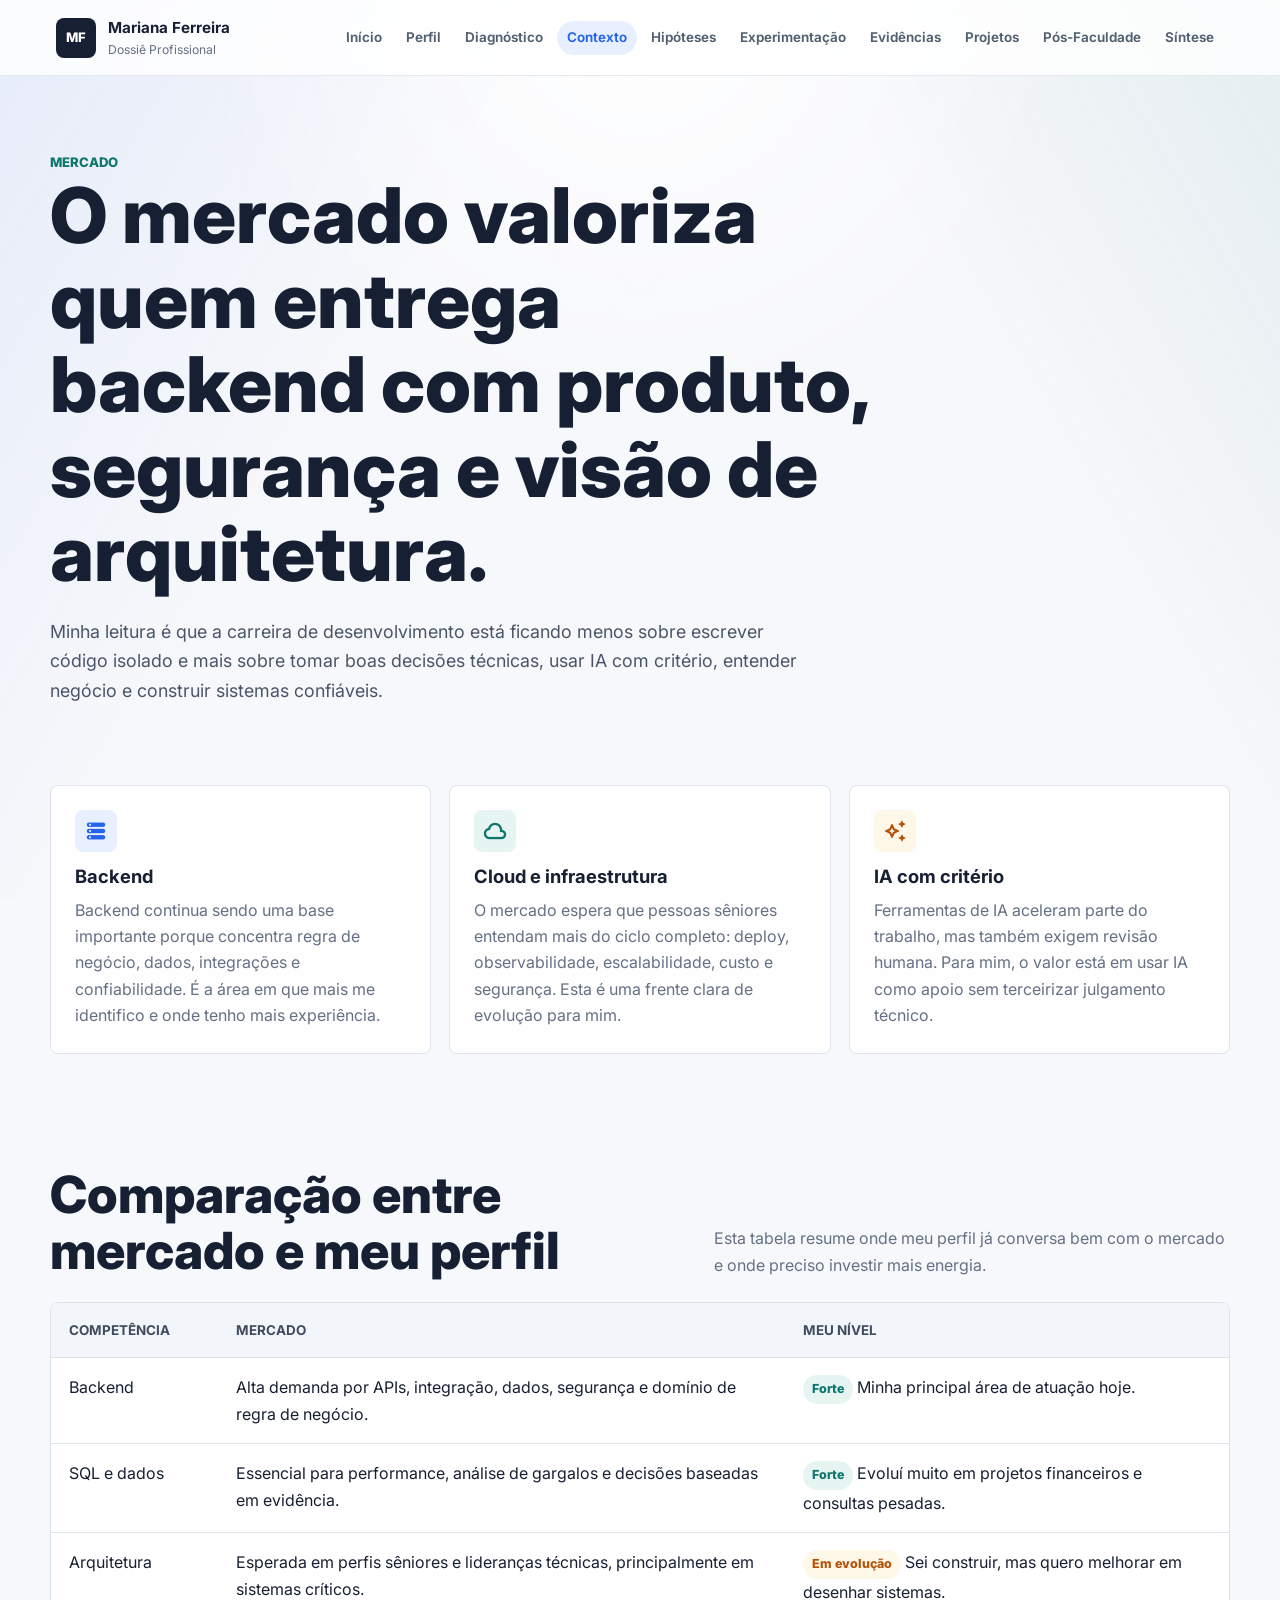
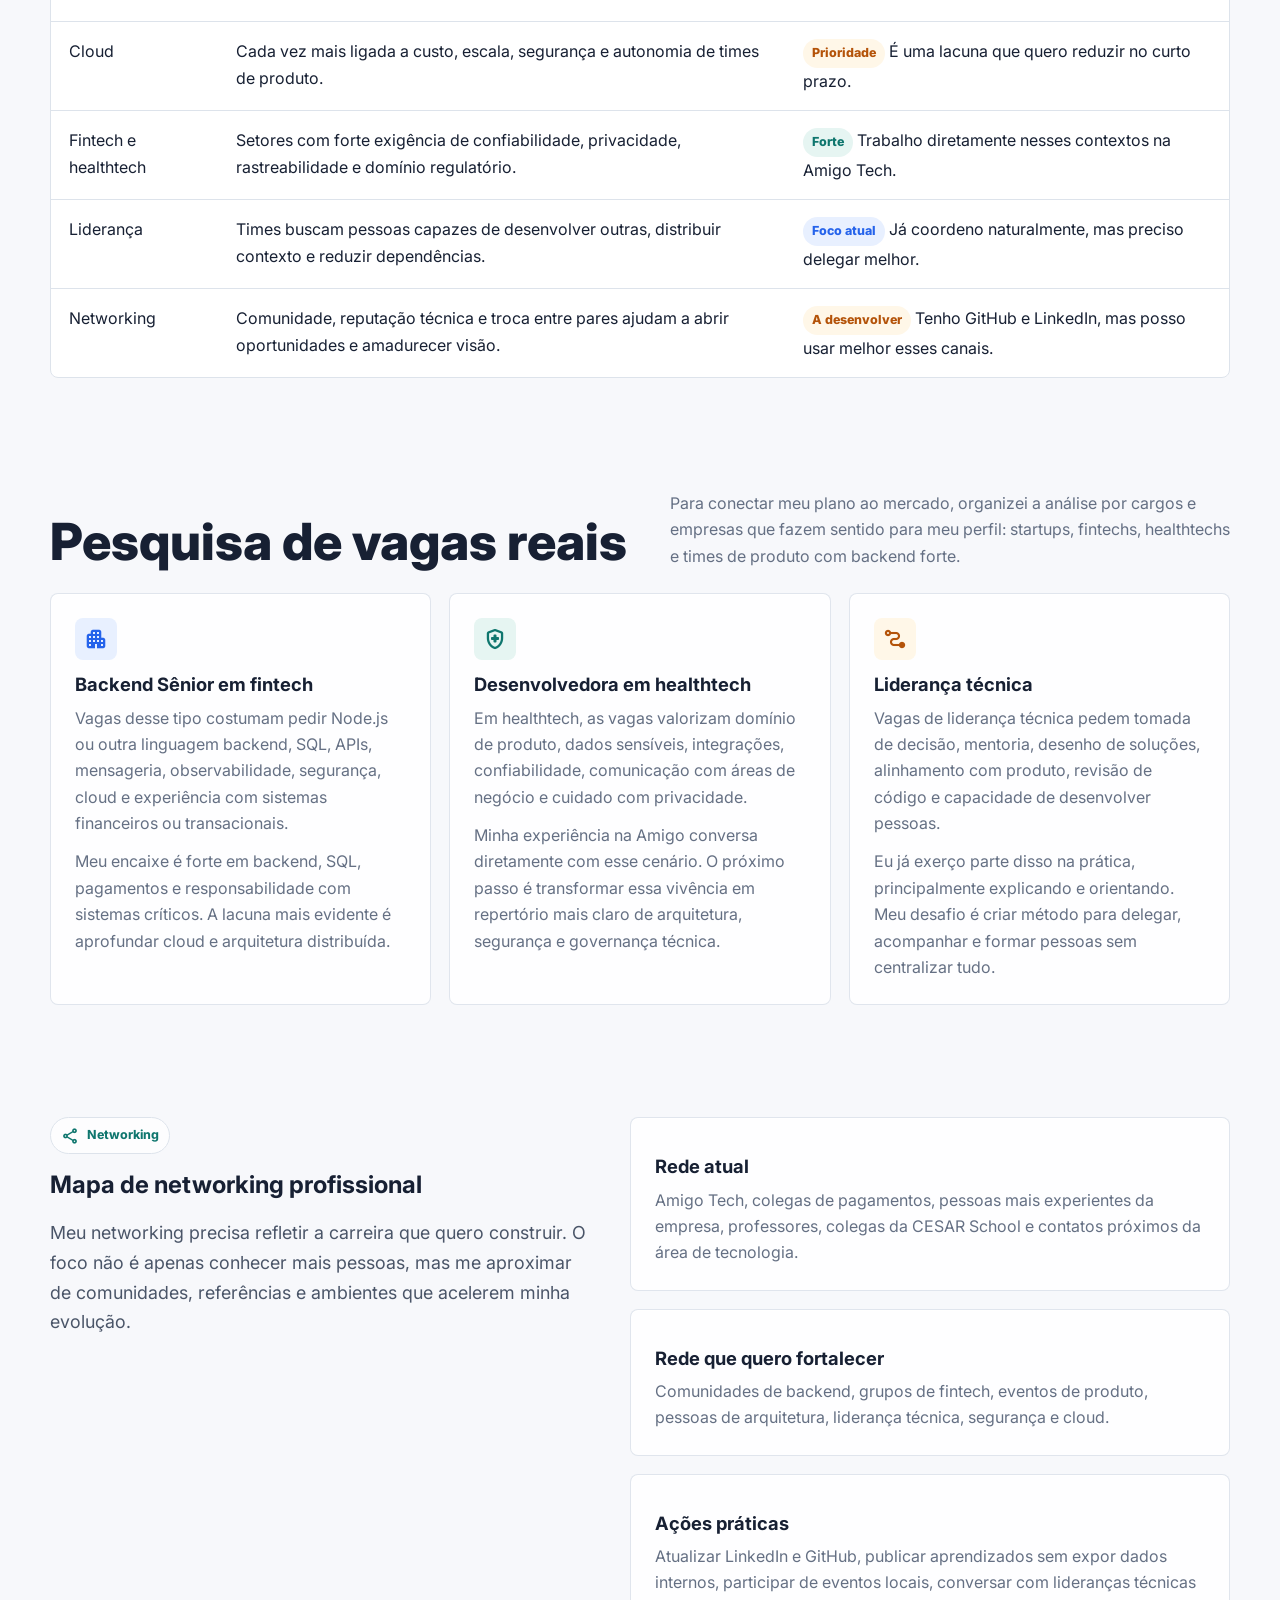
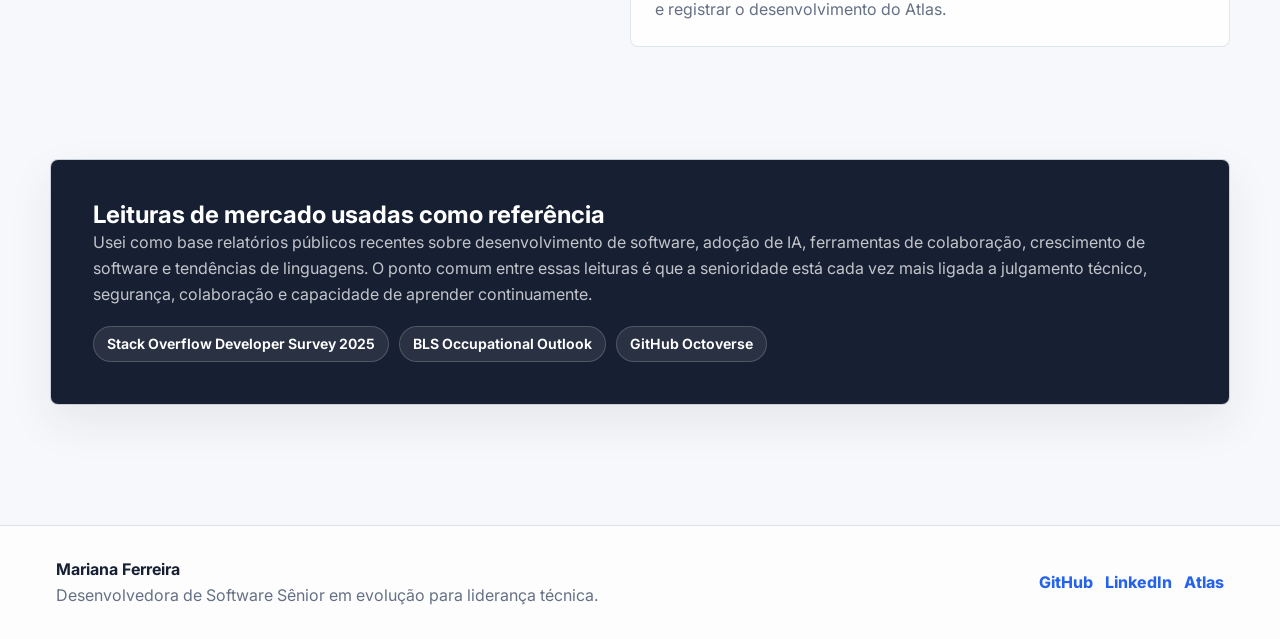
<file: dossie/contexto.html>
<!DOCTYPE html>
<html lang="pt-BR">
<head>
  <meta charset="UTF-8">
  <meta name="viewport" content="width=device-width, initial-scale=1.0">
  <title>Contexto e Empregabilidade | Mariana Ferreira</title>
  <link rel="preconnect" href="https://fonts.googleapis.com">
  <link rel="preconnect" href="https://fonts.gstatic.com" crossorigin>
  <link href="https://fonts.googleapis.com/css2?family=Inter:wght@400;500;600;700;800;900&family=Material+Symbols+Rounded:opsz,wght,FILL,GRAD@20..48,400..700,0..1,0&display=swap" rel="stylesheet">
  <link rel="stylesheet" href="css/style.css">
</head>
<body>
  <header class="site-header" data-site-header></header>
  <main class="page">
    <section class="page-hero">
      <div class="container">
        <span class="kicker">Mercado</span>
        <h1>O mercado valoriza quem entrega backend com produto, segurança e visão de arquitetura.</h1>
        <p class="lead">Minha leitura é que a carreira de desenvolvimento está ficando menos sobre escrever código isolado e mais sobre tomar boas decisões técnicas, usar IA com critério, entender negócio e construir sistemas confiáveis.</p>
      </div>
    </section>

    <section class="section">
      <div class="container grid three">
        <article class="card reveal">
          <span class="icon"><span class="material-symbols-rounded">storage</span></span>
          <h3>Backend</h3>
          <p>Backend continua sendo uma base importante porque concentra regra de negócio, dados, integrações e confiabilidade. É a área em que mais me identifico e onde tenho mais experiência.</p>
        </article>
        <article class="card reveal">
          <span class="icon green"><span class="material-symbols-rounded">cloud</span></span>
          <h3>Cloud e infraestrutura</h3>
          <p>O mercado espera que pessoas sêniores entendam mais do ciclo completo: deploy, observabilidade, escalabilidade, custo e segurança. Esta é uma frente clara de evolução para mim.</p>
        </article>
        <article class="card reveal">
          <span class="icon amber"><span class="material-symbols-rounded">auto_awesome</span></span>
          <h3>IA com critério</h3>
          <p>Ferramentas de IA aceleram parte do trabalho, mas também exigem revisão humana. Para mim, o valor está em usar IA como apoio sem terceirizar julgamento técnico.</p>
        </article>
      </div>
    </section>

    <section class="section">
      <div class="container">
        <div class="section-header reveal">
          <h2>Comparação entre mercado e meu perfil</h2>
          <p>Esta tabela resume onde meu perfil já conversa bem com o mercado e onde preciso investir mais energia.</p>
        </div>
        <div class="table-wrap reveal">
          <table>
            <thead>
              <tr>
                <th>Competência</th>
                <th>Mercado</th>
                <th>Meu nível</th>
              </tr>
            </thead>
            <tbody>
              <tr>
                <td>Backend</td>
                <td>Alta demanda por APIs, integração, dados, segurança e domínio de regra de negócio.</td>
                <td><span class="level">Forte</span> Minha principal área de atuação hoje.</td>
              </tr>
              <tr>
                <td>SQL e dados</td>
                <td>Essencial para performance, análise de gargalos e decisões baseadas em evidência.</td>
                <td><span class="level">Forte</span> Evoluí muito em projetos financeiros e consultas pesadas.</td>
              </tr>
              <tr>
                <td>Arquitetura</td>
                <td>Esperada em perfis sêniores e lideranças técnicas, principalmente em sistemas críticos.</td>
                <td><span class="level growth">Em evolução</span> Sei construir, mas quero melhorar em desenhar sistemas.</td>
              </tr>
              <tr>
                <td>Cloud</td>
                <td>Cada vez mais ligada a custo, escala, segurança e autonomia de times de produto.</td>
                <td><span class="level growth">Prioridade</span> É uma lacuna que quero reduzir no curto prazo.</td>
              </tr>
              <tr>
                <td>Fintech e healthtech</td>
                <td>Setores com forte exigência de confiabilidade, privacidade, rastreabilidade e domínio regulatório.</td>
                <td><span class="level">Forte</span> Trabalho diretamente nesses contextos na Amigo Tech.</td>
              </tr>
              <tr>
                <td>Liderança</td>
                <td>Times buscam pessoas capazes de desenvolver outras, distribuir contexto e reduzir dependências.</td>
                <td><span class="level focus">Foco atual</span> Já coordeno naturalmente, mas preciso delegar melhor.</td>
              </tr>
              <tr>
                <td>Networking</td>
                <td>Comunidade, reputação técnica e troca entre pares ajudam a abrir oportunidades e amadurecer visão.</td>
                <td><span class="level growth">A desenvolver</span> Tenho GitHub e LinkedIn, mas posso usar melhor esses canais.</td>
              </tr>
            </tbody>
          </table>
        </div>
      </div>
    </section>

    <section class="section">
      <div class="container">
        <div class="section-header reveal">
          <h2>Pesquisa de vagas reais</h2>
          <p>Para conectar meu plano ao mercado, organizei a análise por cargos e empresas que fazem sentido para meu perfil: startups, fintechs, healthtechs e times de produto com backend forte.</p>
        </div>
        <div class="grid three">
          <article class="card reveal">
            <span class="icon"><span class="material-symbols-rounded">apartment</span></span>
            <h3>Backend Sênior em fintech</h3>
            <p>Vagas desse tipo costumam pedir Node.js ou outra linguagem backend, SQL, APIs, mensageria, observabilidade, segurança, cloud e experiência com sistemas financeiros ou transacionais.</p>
            <p>Meu encaixe é forte em backend, SQL, pagamentos e responsabilidade com sistemas críticos. A lacuna mais evidente é aprofundar cloud e arquitetura distribuída.</p>
          </article>
          <article class="card reveal">
            <span class="icon green"><span class="material-symbols-rounded">health_and_safety</span></span>
            <h3>Desenvolvedora em healthtech</h3>
            <p>Em healthtech, as vagas valorizam domínio de produto, dados sensíveis, integrações, confiabilidade, comunicação com áreas de negócio e cuidado com privacidade.</p>
            <p>Minha experiência na Amigo conversa diretamente com esse cenário. O próximo passo é transformar essa vivência em repertório mais claro de arquitetura, segurança e governança técnica.</p>
          </article>
          <article class="card reveal">
            <span class="icon amber"><span class="material-symbols-rounded">conversion_path</span></span>
            <h3>Liderança técnica</h3>
            <p>Vagas de liderança técnica pedem tomada de decisão, mentoria, desenho de soluções, alinhamento com produto, revisão de código e capacidade de desenvolver pessoas.</p>
            <p>Eu já exerço parte disso na prática, principalmente explicando e orientando. Meu desafio é criar método para delegar, acompanhar e formar pessoas sem centralizar tudo.</p>
          </article>
        </div>
      </div>
    </section>

    <section class="section">
      <div class="container split">
        <div class="reveal">
          <span class="eyebrow"><span class="material-symbols-rounded">share</span> Networking</span>
          <h2>Mapa de networking profissional</h2>
          <p class="hero-copy">Meu networking precisa refletir a carreira que quero construir. O foco não é apenas conhecer mais pessoas, mas me aproximar de comunidades, referências e ambientes que acelerem minha evolução.</p>
        </div>
        <div class="grid">
          <article class="card reveal">
            <h3>Rede atual</h3>
            <p>Amigo Tech, colegas de pagamentos, pessoas mais experientes da empresa, professores, colegas da CESAR School e contatos próximos da área de tecnologia.</p>
          </article>
          <article class="card reveal">
            <h3>Rede que quero fortalecer</h3>
            <p>Comunidades de backend, grupos de fintech, eventos de produto, pessoas de arquitetura, liderança técnica, segurança e cloud.</p>
          </article>
          <article class="card reveal">
            <h3>Ações práticas</h3>
            <p>Atualizar LinkedIn e GitHub, publicar aprendizados sem expor dados internos, participar de eventos locais, conversar com lideranças técnicas e registrar o desenvolvimento do Atlas.</p>
          </article>
        </div>
      </div>
    </section>

    <section class="section">
      <div class="container feature-band reveal">
        <h2>Leituras de mercado usadas como referência</h2>
        <p>Usei como base relatórios públicos recentes sobre desenvolvimento de software, adoção de IA, ferramentas de colaboração, crescimento de software e tendências de linguagens. O ponto comum entre essas leituras é que a senioridade está cada vez mais ligada a julgamento técnico, segurança, colaboração e capacidade de aprender continuamente.</p>
        <div class="chips">
          <span class="chip">Stack Overflow Developer Survey 2025</span>
          <span class="chip">BLS Occupational Outlook</span>
          <span class="chip">GitHub Octoverse</span>
        </div>
      </div>
    </section>
  </main>
  <footer class="site-footer" data-site-footer></footer>
  <script src="js/main.js"></script>
</body>
</html>
</file>
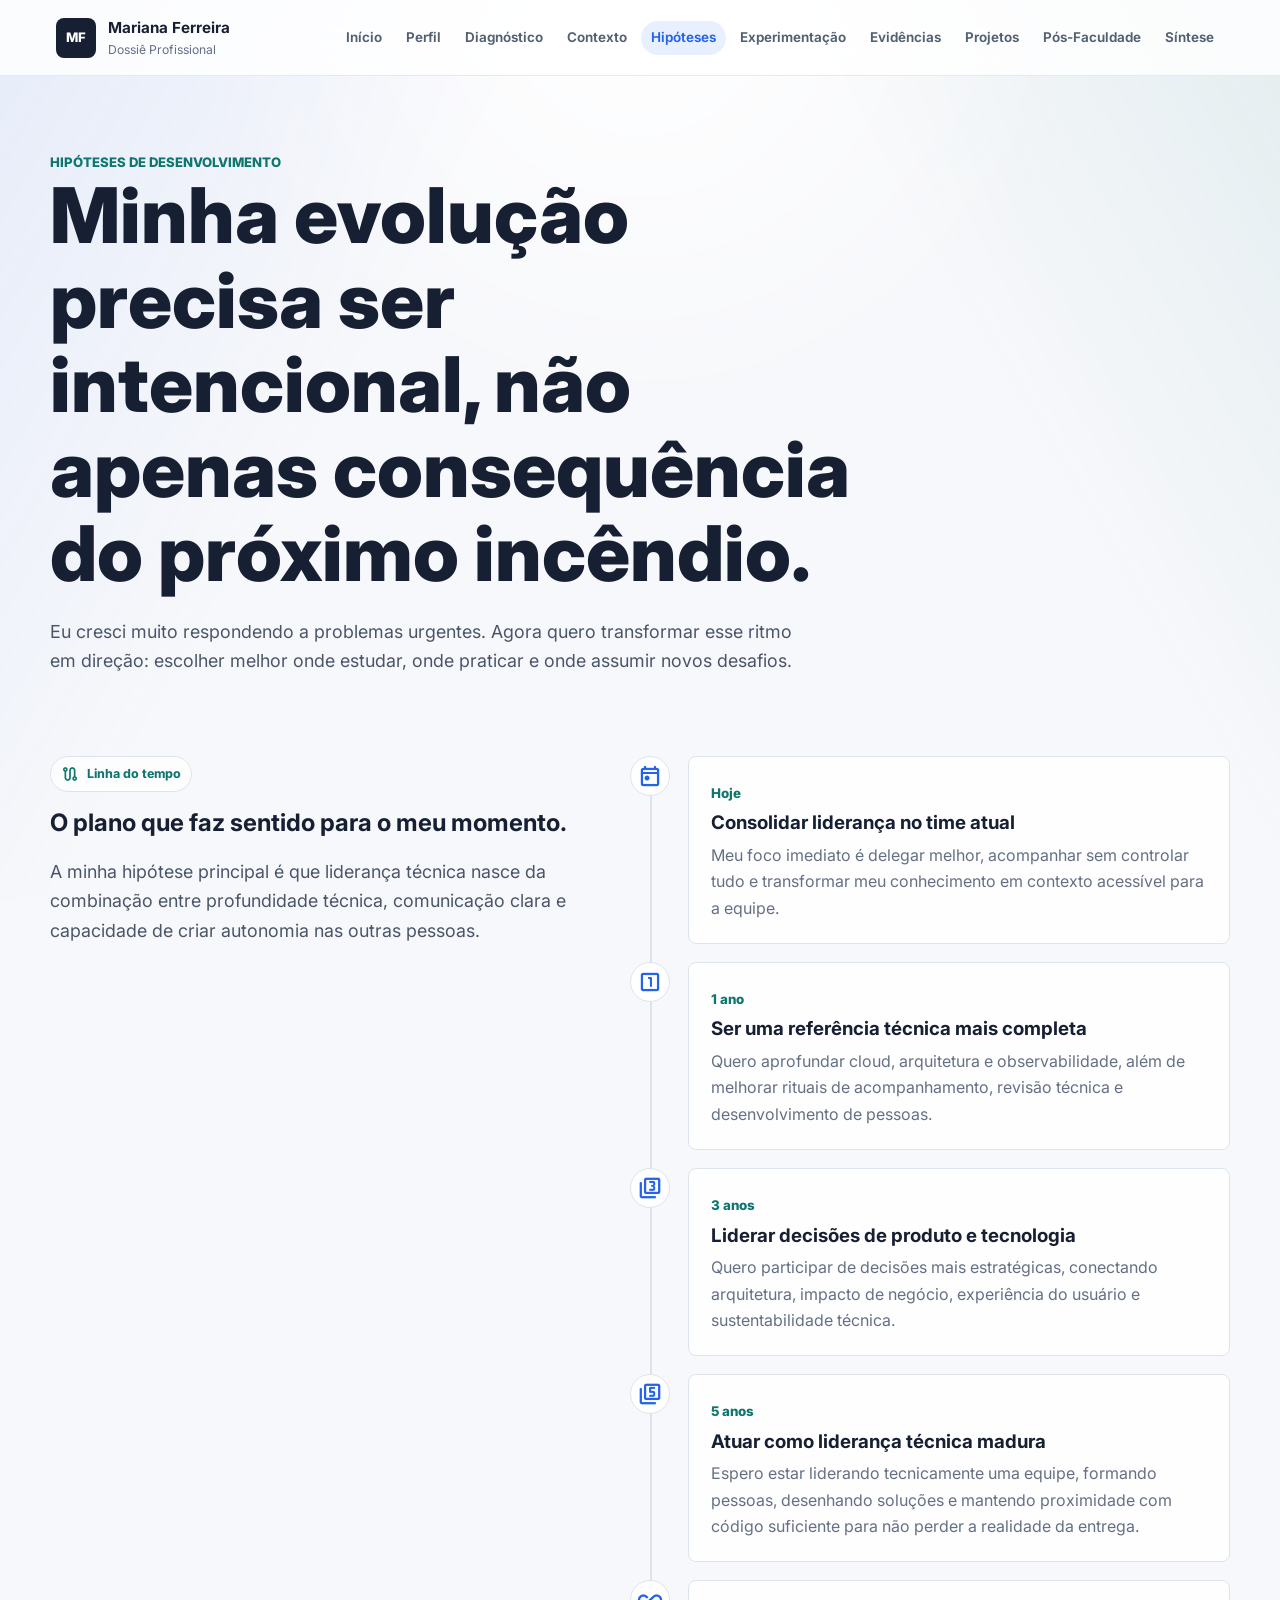
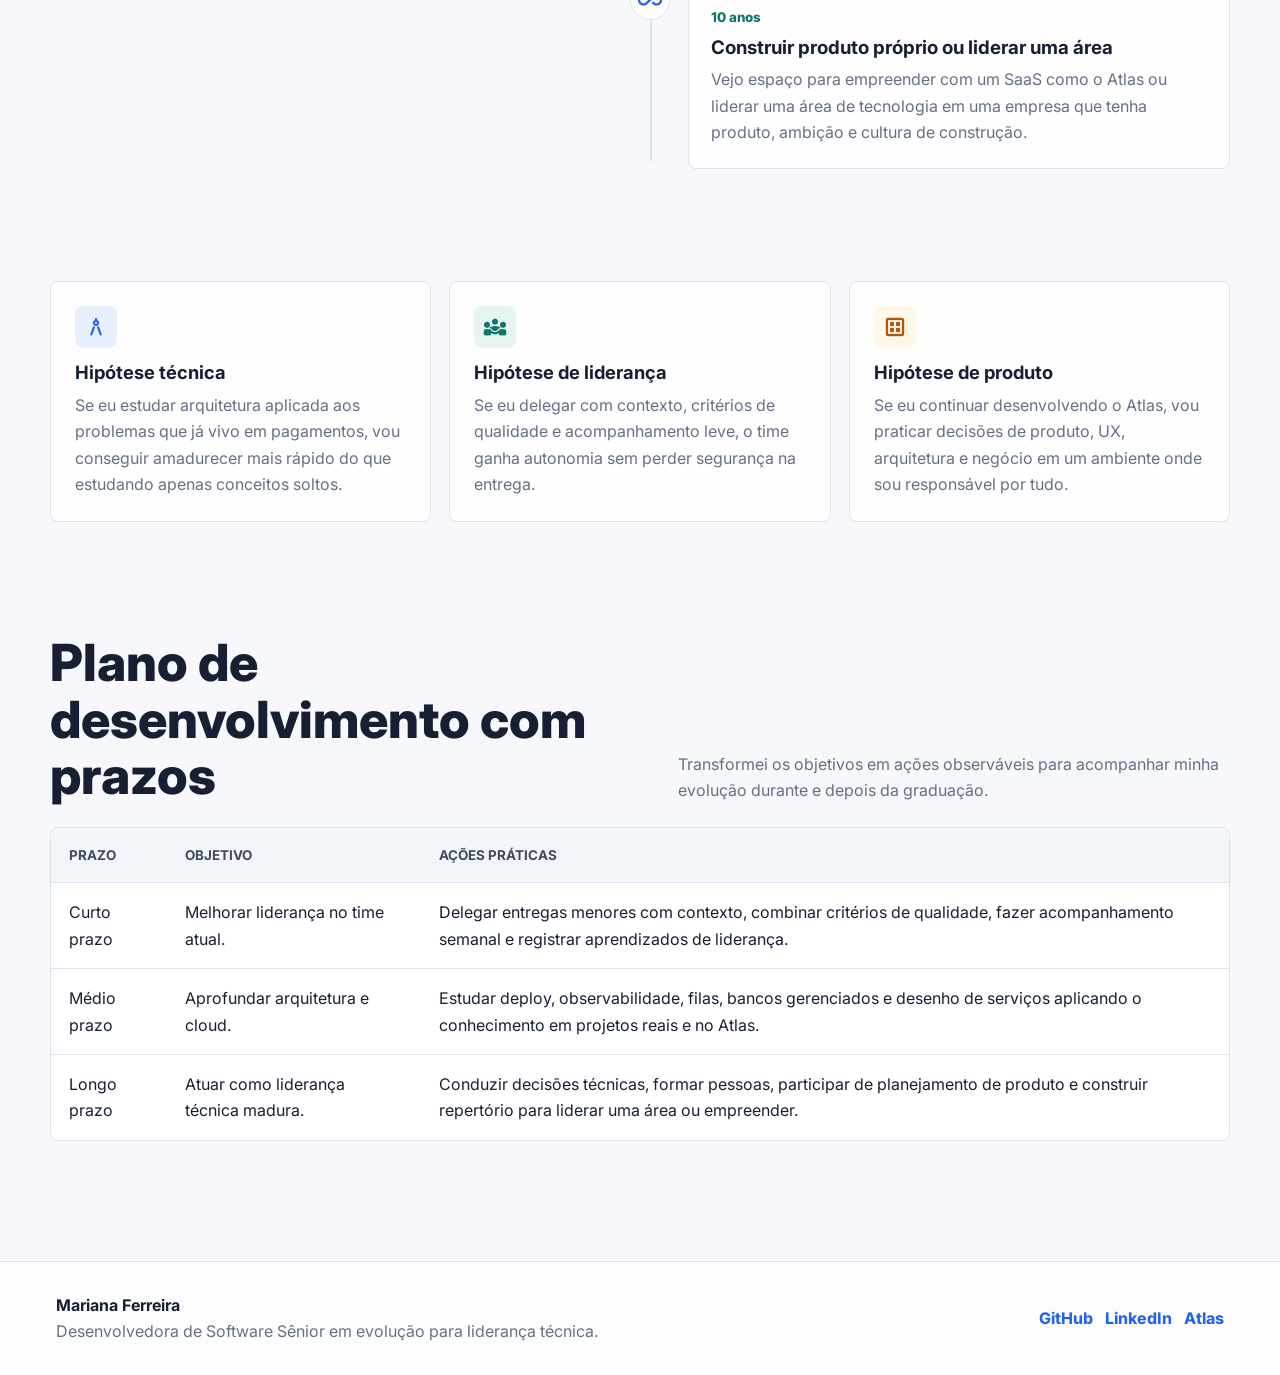
<file: dossie/desenvolvimento.html>
<!DOCTYPE html>
<html lang="pt-BR">
<head>
  <meta charset="UTF-8">
  <meta name="viewport" content="width=device-width, initial-scale=1.0">
  <title>Hipóteses de Desenvolvimento | Mariana Ferreira</title>
  <link rel="preconnect" href="https://fonts.googleapis.com">
  <link rel="preconnect" href="https://fonts.gstatic.com" crossorigin>
  <link href="https://fonts.googleapis.com/css2?family=Inter:wght@400;500;600;700;800;900&family=Material+Symbols+Rounded:opsz,wght,FILL,GRAD@20..48,400..700,0..1,0&display=swap" rel="stylesheet">
  <link rel="stylesheet" href="css/style.css">
</head>
<body>
  <header class="site-header" data-site-header></header>
  <main class="page">
    <section class="page-hero">
      <div class="container">
        <span class="kicker">Hipóteses de desenvolvimento</span>
        <h1>Minha evolução precisa ser intencional, não apenas consequência do próximo incêndio.</h1>
        <p class="lead">Eu cresci muito respondendo a problemas urgentes. Agora quero transformar esse ritmo em direção: escolher melhor onde estudar, onde praticar e onde assumir novos desafios.</p>
      </div>
    </section>

    <section class="section">
      <div class="container split">
        <div class="reveal">
          <span class="eyebrow"><span class="material-symbols-rounded">route</span> Linha do tempo</span>
          <h2>O plano que faz sentido para o meu momento.</h2>
          <p class="hero-copy">A minha hipótese principal é que liderança técnica nasce da combinação entre profundidade técnica, comunicação clara e capacidade de criar autonomia nas outras pessoas.</p>
        </div>
        <div class="timeline reveal">
          <div class="timeline-item">
            <span class="timeline-dot"><span class="material-symbols-rounded">today</span></span>
            <div class="timeline-content">
              <small>Hoje</small>
              <h3>Consolidar liderança no time atual</h3>
              <p>Meu foco imediato é delegar melhor, acompanhar sem controlar tudo e transformar meu conhecimento em contexto acessível para a equipe.</p>
            </div>
          </div>
          <div class="timeline-item">
            <span class="timeline-dot"><span class="material-symbols-rounded">looks_one</span></span>
            <div class="timeline-content">
              <small>1 ano</small>
              <h3>Ser uma referência técnica mais completa</h3>
              <p>Quero aprofundar cloud, arquitetura e observabilidade, além de melhorar rituais de acompanhamento, revisão técnica e desenvolvimento de pessoas.</p>
            </div>
          </div>
          <div class="timeline-item">
            <span class="timeline-dot"><span class="material-symbols-rounded">filter_3</span></span>
            <div class="timeline-content">
              <small>3 anos</small>
              <h3>Liderar decisões de produto e tecnologia</h3>
              <p>Quero participar de decisões mais estratégicas, conectando arquitetura, impacto de negócio, experiência do usuário e sustentabilidade técnica.</p>
            </div>
          </div>
          <div class="timeline-item">
            <span class="timeline-dot"><span class="material-symbols-rounded">filter_5</span></span>
            <div class="timeline-content">
              <small>5 anos</small>
              <h3>Atuar como liderança técnica madura</h3>
              <p>Espero estar liderando tecnicamente uma equipe, formando pessoas, desenhando soluções e mantendo proximidade com código suficiente para não perder a realidade da entrega.</p>
            </div>
          </div>
          <div class="timeline-item">
            <span class="timeline-dot"><span class="material-symbols-rounded">all_inclusive</span></span>
            <div class="timeline-content">
              <small>10 anos</small>
              <h3>Construir produto próprio ou liderar uma área</h3>
              <p>Vejo espaço para empreender com um SaaS como o Atlas ou liderar uma área de tecnologia em uma empresa que tenha produto, ambição e cultura de construção.</p>
            </div>
          </div>
        </div>
      </div>
    </section>

    <section class="section">
      <div class="container grid three">
        <article class="card reveal">
          <span class="icon"><span class="material-symbols-rounded">architecture</span></span>
          <h3>Hipótese técnica</h3>
          <p>Se eu estudar arquitetura aplicada aos problemas que já vivo em pagamentos, vou conseguir amadurecer mais rápido do que estudando apenas conceitos soltos.</p>
        </article>
        <article class="card reveal">
          <span class="icon green"><span class="material-symbols-rounded">diversity_3</span></span>
          <h3>Hipótese de liderança</h3>
          <p>Se eu delegar com contexto, critérios de qualidade e acompanhamento leve, o time ganha autonomia sem perder segurança na entrega.</p>
        </article>
        <article class="card reveal">
          <span class="icon amber"><span class="material-symbols-rounded">dataset</span></span>
          <h3>Hipótese de produto</h3>
          <p>Se eu continuar desenvolvendo o Atlas, vou praticar decisões de produto, UX, arquitetura e negócio em um ambiente onde sou responsável por tudo.</p>
        </article>
      </div>
    </section>

    <section class="section">
      <div class="container">
        <div class="section-header reveal">
          <h2>Plano de desenvolvimento com prazos</h2>
          <p>Transformei os objetivos em ações observáveis para acompanhar minha evolução durante e depois da graduação.</p>
        </div>
        <div class="table-wrap reveal">
          <table>
            <thead>
              <tr>
                <th>Prazo</th>
                <th>Objetivo</th>
                <th>Ações práticas</th>
              </tr>
            </thead>
            <tbody>
              <tr>
                <td>Curto prazo</td>
                <td>Melhorar liderança no time atual.</td>
                <td>Delegar entregas menores com contexto, combinar critérios de qualidade, fazer acompanhamento semanal e registrar aprendizados de liderança.</td>
              </tr>
              <tr>
                <td>Médio prazo</td>
                <td>Aprofundar arquitetura e cloud.</td>
                <td>Estudar deploy, observabilidade, filas, bancos gerenciados e desenho de serviços aplicando o conhecimento em projetos reais e no Atlas.</td>
              </tr>
              <tr>
                <td>Longo prazo</td>
                <td>Atuar como liderança técnica madura.</td>
                <td>Conduzir decisões técnicas, formar pessoas, participar de planejamento de produto e construir repertório para liderar uma área ou empreender.</td>
              </tr>
            </tbody>
          </table>
        </div>
      </div>
    </section>
  </main>
  <footer class="site-footer" data-site-footer></footer>
  <script src="js/main.js"></script>
</body>
</html>
</file>
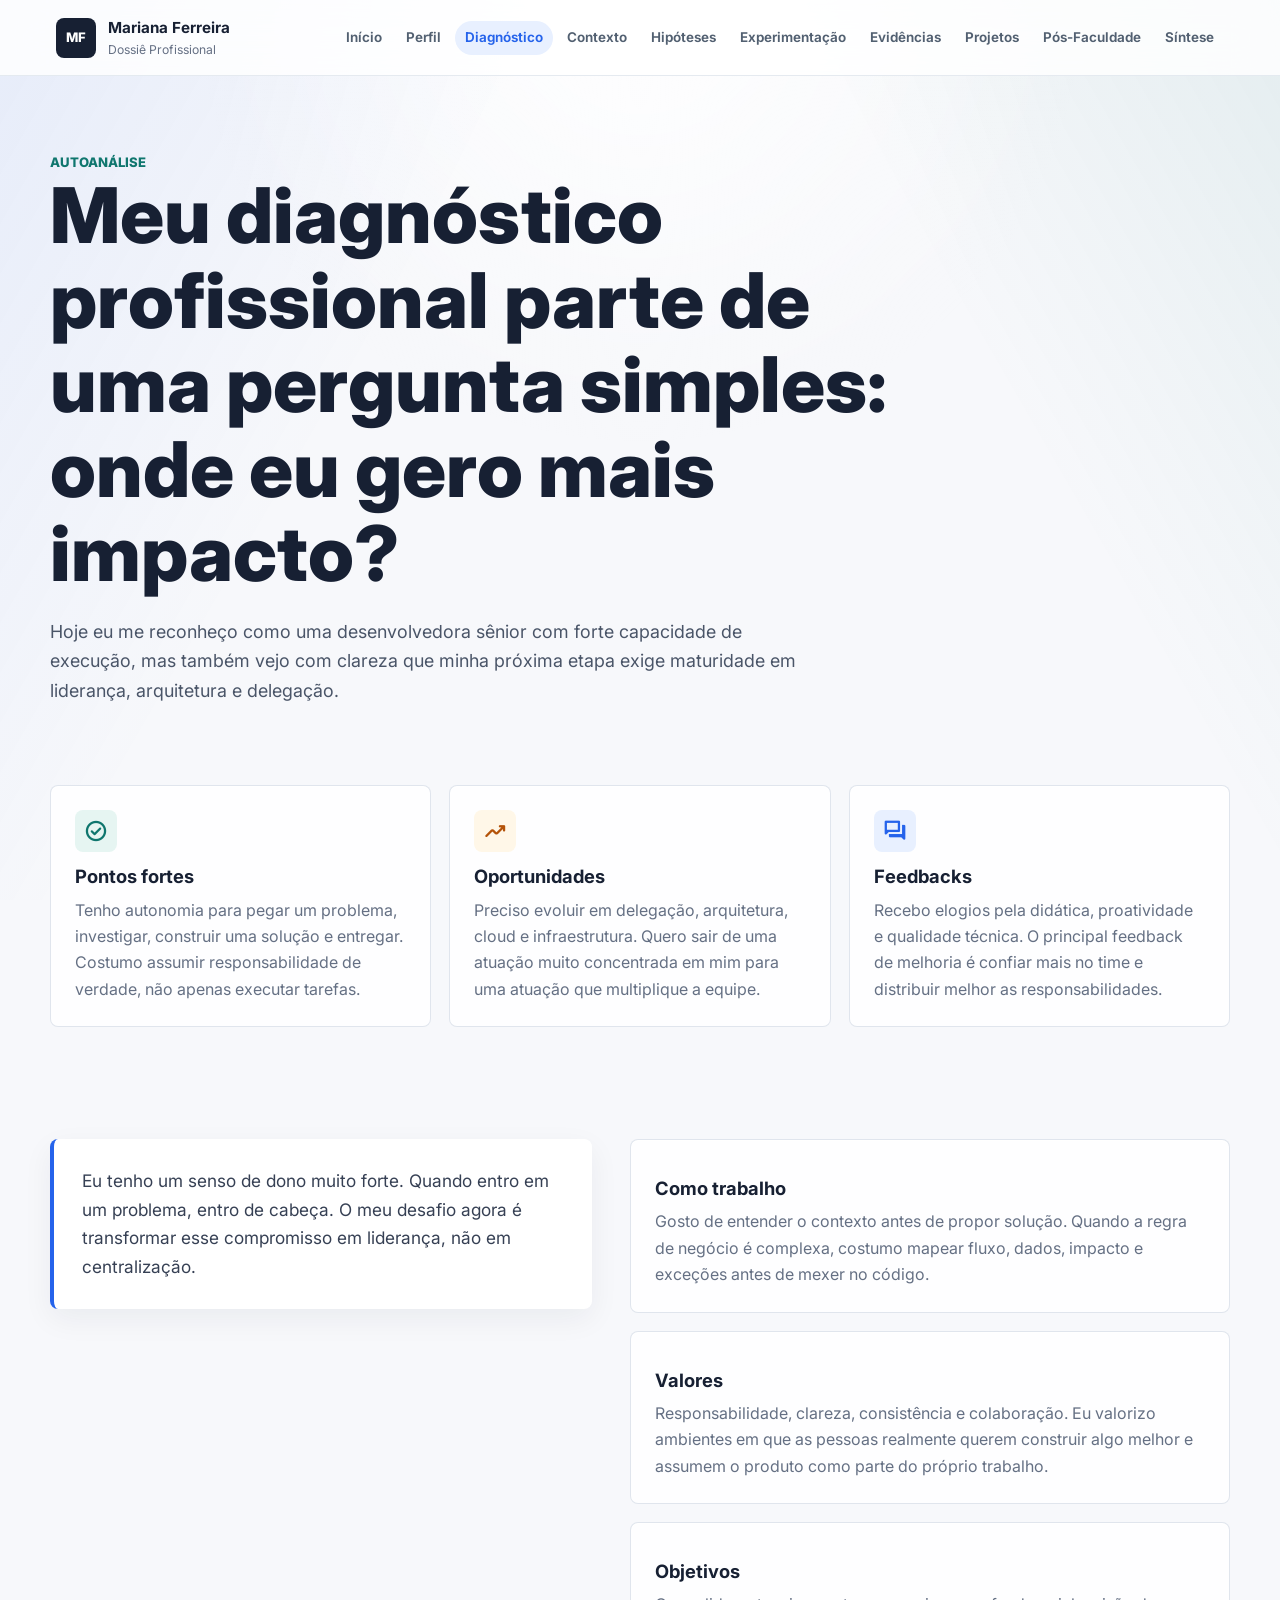
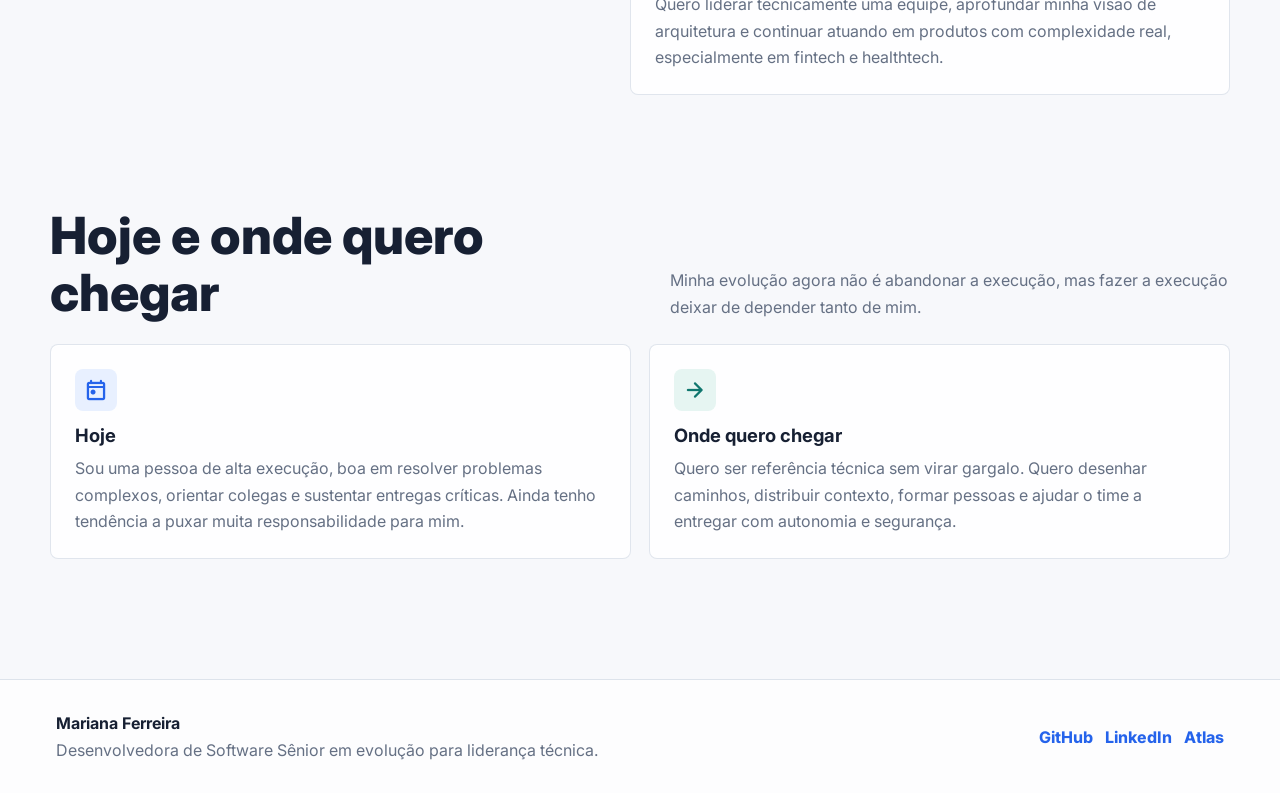
<file: dossie/diagnostico.html>
<!DOCTYPE html>
<html lang="pt-BR">
<head>
  <meta charset="UTF-8">
  <meta name="viewport" content="width=device-width, initial-scale=1.0">
  <title>Diagnóstico Profissional | Mariana Ferreira</title>
  <link rel="preconnect" href="https://fonts.googleapis.com">
  <link rel="preconnect" href="https://fonts.gstatic.com" crossorigin>
  <link href="https://fonts.googleapis.com/css2?family=Inter:wght@400;500;600;700;800;900&family=Material+Symbols+Rounded:opsz,wght,FILL,GRAD@20..48,400..700,0..1,0&display=swap" rel="stylesheet">
  <link rel="stylesheet" href="css/style.css">
</head>
<body>
  <header class="site-header" data-site-header></header>
  <main class="page">
    <section class="page-hero">
      <div class="container">
        <span class="kicker">Autoanálise</span>
        <h1>Meu diagnóstico profissional parte de uma pergunta simples: onde eu gero mais impacto?</h1>
        <p class="lead">Hoje eu me reconheço como uma desenvolvedora sênior com forte capacidade de execução, mas também vejo com clareza que minha próxima etapa exige maturidade em liderança, arquitetura e delegação.</p>
      </div>
    </section>

    <section class="section">
      <div class="container grid three">
        <article class="card reveal">
          <span class="icon green"><span class="material-symbols-rounded">check_circle</span></span>
          <h3>Pontos fortes</h3>
          <p>Tenho autonomia para pegar um problema, investigar, construir uma solução e entregar. Costumo assumir responsabilidade de verdade, não apenas executar tarefas.</p>
        </article>
        <article class="card reveal">
          <span class="icon amber"><span class="material-symbols-rounded">trending_up</span></span>
          <h3>Oportunidades</h3>
          <p>Preciso evoluir em delegação, arquitetura, cloud e infraestrutura. Quero sair de uma atuação muito concentrada em mim para uma atuação que multiplique a equipe.</p>
        </article>
        <article class="card reveal">
          <span class="icon"><span class="material-symbols-rounded">forum</span></span>
          <h3>Feedbacks</h3>
          <p>Recebo elogios pela didática, proatividade e qualidade técnica. O principal feedback de melhoria é confiar mais no time e distribuir melhor as responsabilidades.</p>
        </article>
      </div>
    </section>

    <section class="section">
      <div class="container split">
        <div class="quote reveal">Eu tenho um senso de dono muito forte. Quando entro em um problema, entro de cabeça. O meu desafio agora é transformar esse compromisso em liderança, não em centralização.</div>
        <div class="grid">
          <article class="card reveal">
            <h3>Como trabalho</h3>
            <p>Gosto de entender o contexto antes de propor solução. Quando a regra de negócio é complexa, costumo mapear fluxo, dados, impacto e exceções antes de mexer no código.</p>
          </article>
          <article class="card reveal">
            <h3>Valores</h3>
            <p>Responsabilidade, clareza, consistência e colaboração. Eu valorizo ambientes em que as pessoas realmente querem construir algo melhor e assumem o produto como parte do próprio trabalho.</p>
          </article>
          <article class="card reveal">
            <h3>Objetivos</h3>
            <p>Quero liderar tecnicamente uma equipe, aprofundar minha visão de arquitetura e continuar atuando em produtos com complexidade real, especialmente em fintech e healthtech.</p>
          </article>
        </div>
      </div>
    </section>

    <section class="section">
      <div class="container">
        <div class="section-header reveal">
          <h2>Hoje e onde quero chegar</h2>
          <p>Minha evolução agora não é abandonar a execução, mas fazer a execução deixar de depender tanto de mim.</p>
        </div>
        <div class="grid two">
          <article class="card reveal">
            <span class="icon"><span class="material-symbols-rounded">today</span></span>
            <h3>Hoje</h3>
            <p>Sou uma pessoa de alta execução, boa em resolver problemas complexos, orientar colegas e sustentar entregas críticas. Ainda tenho tendência a puxar muita responsabilidade para mim.</p>
          </article>
          <article class="card reveal">
            <span class="icon green"><span class="material-symbols-rounded">arrow_forward</span></span>
            <h3>Onde quero chegar</h3>
            <p>Quero ser referência técnica sem virar gargalo. Quero desenhar caminhos, distribuir contexto, formar pessoas e ajudar o time a entregar com autonomia e segurança.</p>
          </article>
        </div>
      </div>
    </section>
  </main>
  <footer class="site-footer" data-site-footer></footer>
  <script src="js/main.js"></script>
</body>
</html>
</file>
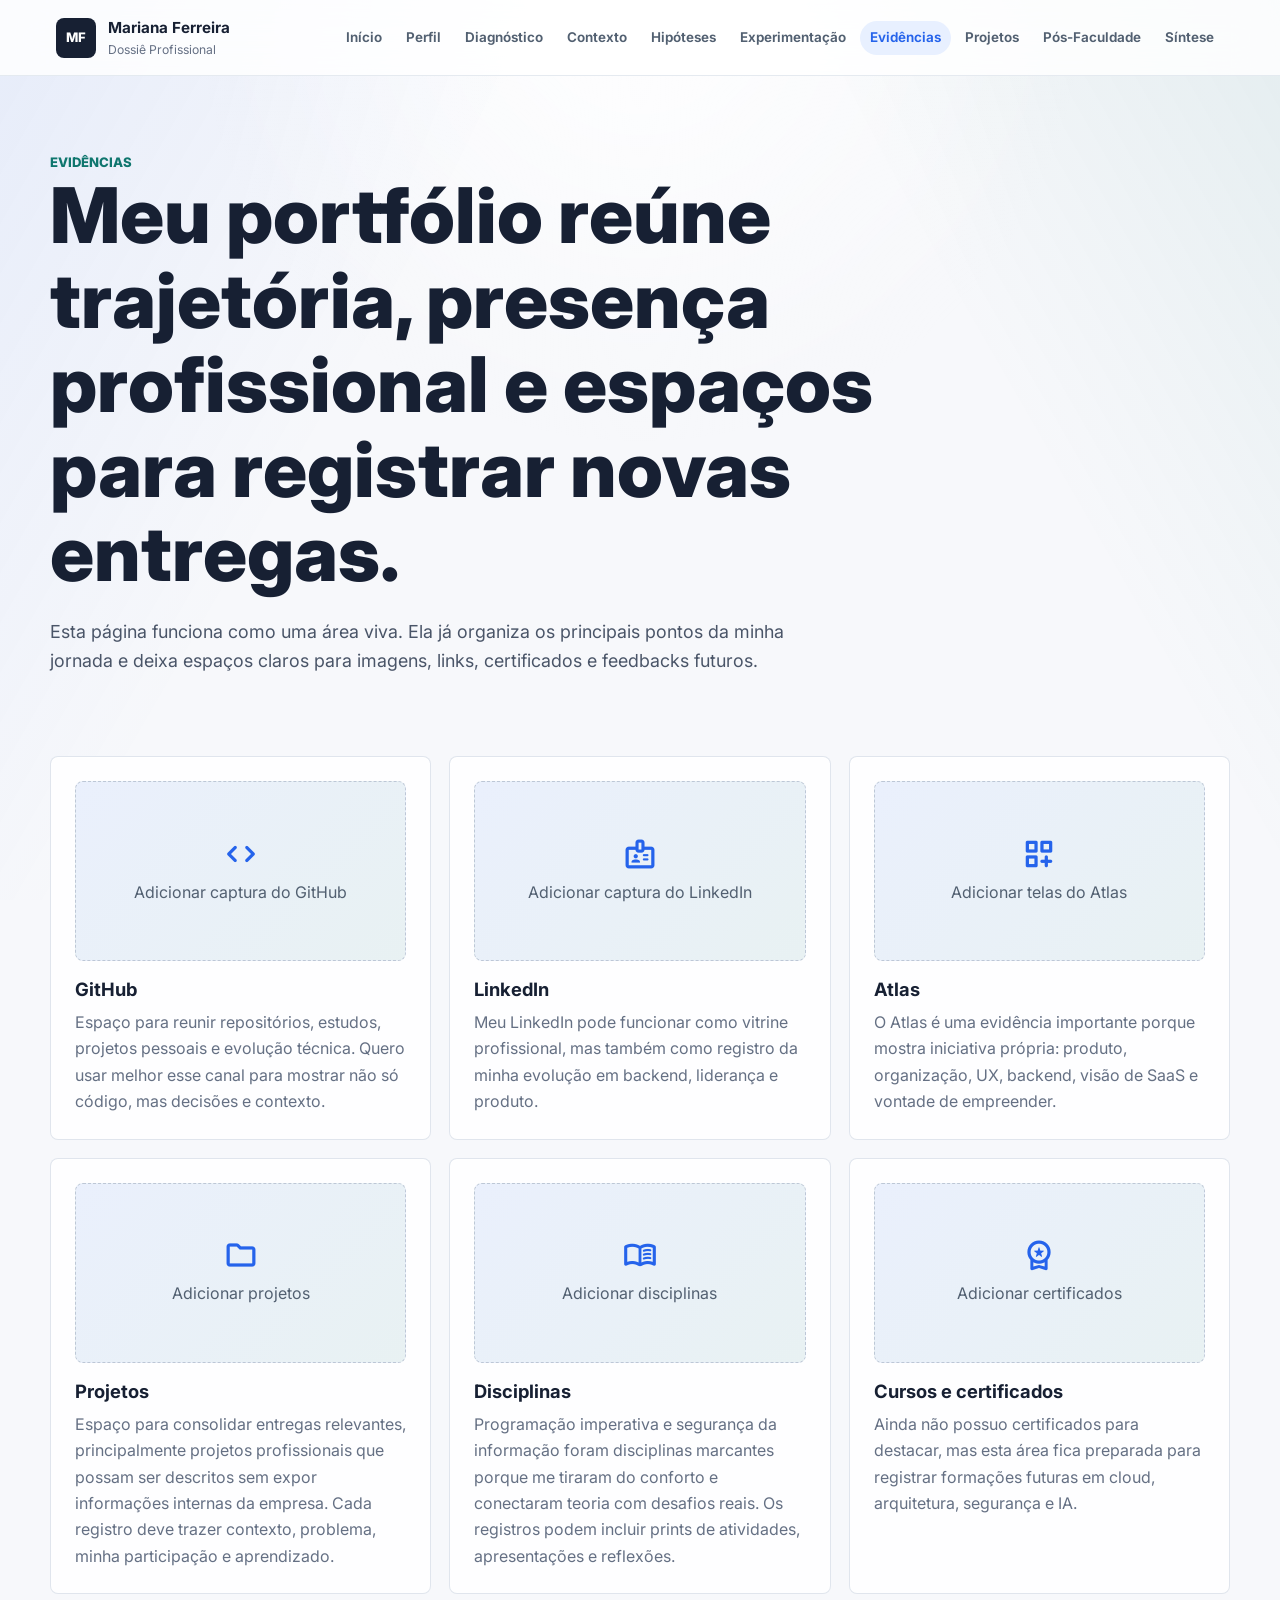
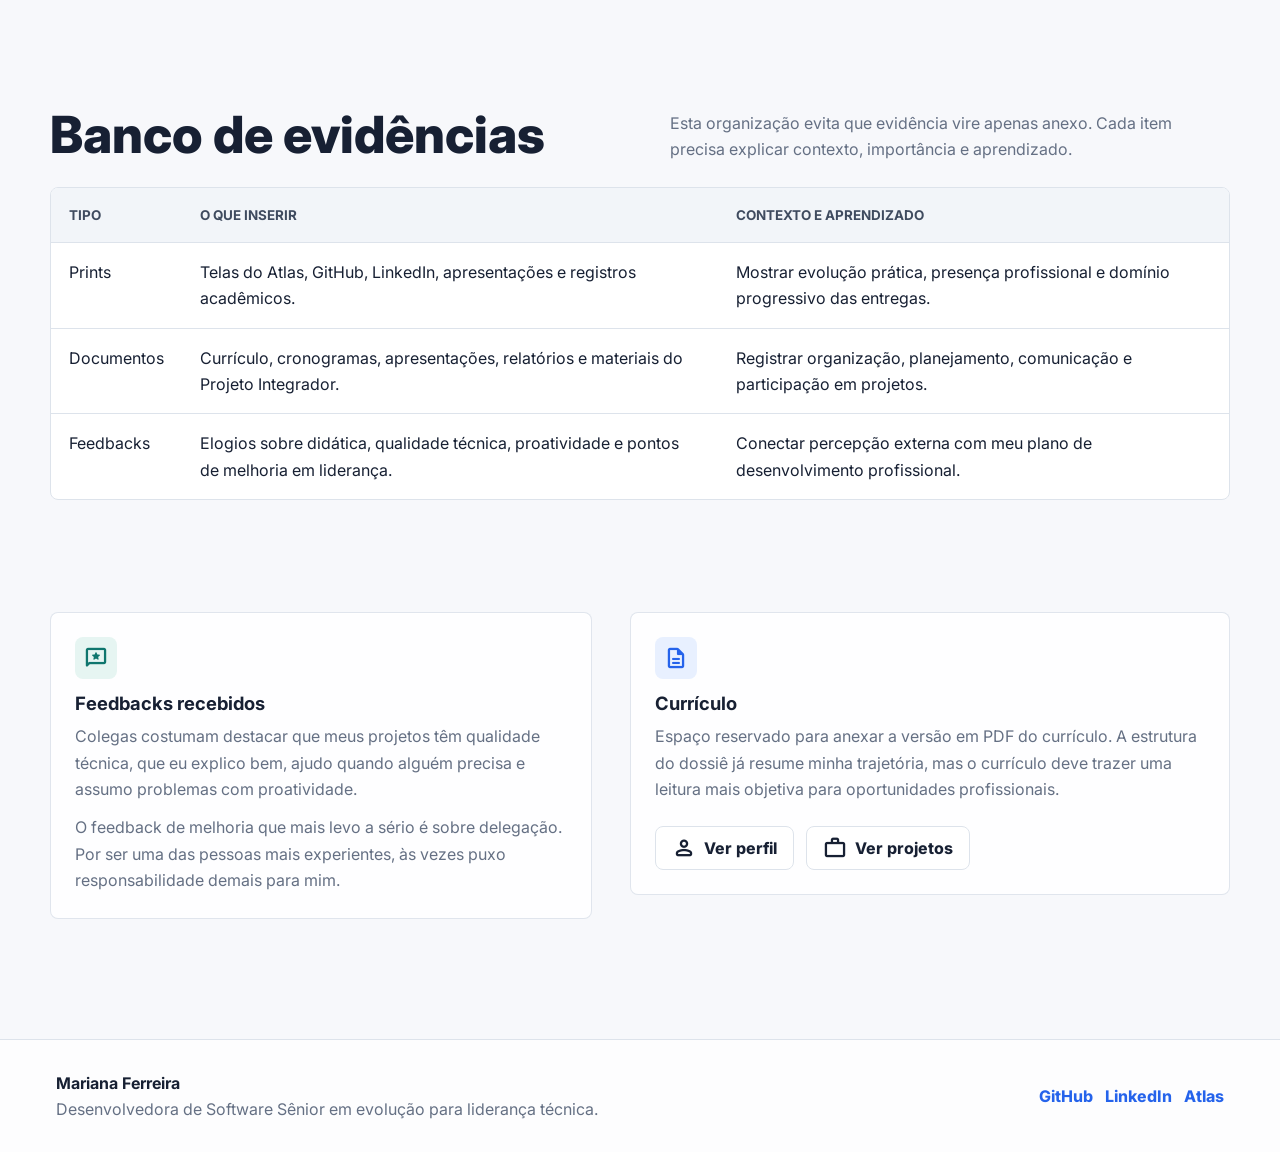
<file: dossie/evidencias.html>
<!DOCTYPE html>
<html lang="pt-BR">
<head>
  <meta charset="UTF-8">
  <meta name="viewport" content="width=device-width, initial-scale=1.0">
  <title>Evidências | Mariana Ferreira</title>
  <link rel="preconnect" href="https://fonts.googleapis.com">
  <link rel="preconnect" href="https://fonts.gstatic.com" crossorigin>
  <link href="https://fonts.googleapis.com/css2?family=Inter:wght@400;500;600;700;800;900&family=Material+Symbols+Rounded:opsz,wght,FILL,GRAD@20..48,400..700,0..1,0&display=swap" rel="stylesheet">
  <link rel="stylesheet" href="css/style.css">
</head>
<body>
  <header class="site-header" data-site-header></header>
  <main class="page">
    <section class="page-hero">
      <div class="container">
        <span class="kicker">Evidências</span>
        <h1>Meu portfólio reúne trajetória, presença profissional e espaços para registrar novas entregas.</h1>
        <p class="lead">Esta página funciona como uma área viva. Ela já organiza os principais pontos da minha jornada e deixa espaços claros para imagens, links, certificados e feedbacks futuros.</p>
      </div>
    </section>

    <section class="section">
      <div class="container grid three">
        <article class="card reveal" id="github">
          <div class="evidence-slot"><div><span class="material-symbols-rounded">code</span>Adicionar captura do GitHub</div></div>
          <h3>GitHub</h3>
          <p>Espaço para reunir repositórios, estudos, projetos pessoais e evolução técnica. Quero usar melhor esse canal para mostrar não só código, mas decisões e contexto.</p>
        </article>
        <article class="card reveal" id="linkedin">
          <div class="evidence-slot"><div><span class="material-symbols-rounded">badge</span>Adicionar captura do LinkedIn</div></div>
          <h3>LinkedIn</h3>
          <p>Meu LinkedIn pode funcionar como vitrine profissional, mas também como registro da minha evolução em backend, liderança e produto.</p>
        </article>
        <article class="card reveal" id="atlas">
          <div class="evidence-slot"><div><span class="material-symbols-rounded">dashboard_customize</span>Adicionar telas do Atlas</div></div>
          <h3>Atlas</h3>
          <p>O Atlas é uma evidência importante porque mostra iniciativa própria: produto, organização, UX, backend, visão de SaaS e vontade de empreender.</p>
        </article>
        <article class="card reveal">
          <div class="evidence-slot"><div><span class="material-symbols-rounded">folder</span>Adicionar projetos</div></div>
          <h3>Projetos</h3>
          <p>Espaço para consolidar entregas relevantes, principalmente projetos profissionais que possam ser descritos sem expor informações internas da empresa. Cada registro deve trazer contexto, problema, minha participação e aprendizado.</p>
        </article>
        <article class="card reveal">
          <div class="evidence-slot"><div><span class="material-symbols-rounded">menu_book</span>Adicionar disciplinas</div></div>
          <h3>Disciplinas</h3>
          <p>Programação imperativa e segurança da informação foram disciplinas marcantes porque me tiraram do conforto e conectaram teoria com desafios reais. Os registros podem incluir prints de atividades, apresentações e reflexões.</p>
        </article>
        <article class="card reveal">
          <div class="evidence-slot"><div><span class="material-symbols-rounded">workspace_premium</span>Adicionar certificados</div></div>
          <h3>Cursos e certificados</h3>
          <p>Ainda não possuo certificados para destacar, mas esta área fica preparada para registrar formações futuras em cloud, arquitetura, segurança e IA.</p>
        </article>
      </div>
    </section>

    <section class="section">
      <div class="container">
        <div class="section-header reveal">
          <h2>Banco de evidências</h2>
          <p>Esta organização evita que evidência vire apenas anexo. Cada item precisa explicar contexto, importância e aprendizado.</p>
        </div>
        <div class="table-wrap reveal">
          <table>
            <thead>
              <tr>
                <th>Tipo</th>
                <th>O que inserir</th>
                <th>Contexto e aprendizado</th>
              </tr>
            </thead>
            <tbody>
              <tr>
                <td>Prints</td>
                <td>Telas do Atlas, GitHub, LinkedIn, apresentações e registros acadêmicos.</td>
                <td>Mostrar evolução prática, presença profissional e domínio progressivo das entregas.</td>
              </tr>
              <tr>
                <td>Documentos</td>
                <td>Currículo, cronogramas, apresentações, relatórios e materiais do Projeto Integrador.</td>
                <td>Registrar organização, planejamento, comunicação e participação em projetos.</td>
              </tr>
              <tr>
                <td>Feedbacks</td>
                <td>Elogios sobre didática, qualidade técnica, proatividade e pontos de melhoria em liderança.</td>
                <td>Conectar percepção externa com meu plano de desenvolvimento profissional.</td>
              </tr>
            </tbody>
          </table>
        </div>
      </div>
    </section>

    <section class="section" id="curriculo">
      <div class="container split">
        <article class="card reveal">
          <span class="icon green"><span class="material-symbols-rounded">reviews</span></span>
          <h3>Feedbacks recebidos</h3>
          <p>Colegas costumam destacar que meus projetos têm qualidade técnica, que eu explico bem, ajudo quando alguém precisa e assumo problemas com proatividade.</p>
          <p>O feedback de melhoria que mais levo a sério é sobre delegação. Por ser uma das pessoas mais experientes, às vezes puxo responsabilidade demais para mim.</p>
        </article>
        <article class="card reveal">
          <span class="icon"><span class="material-symbols-rounded">description</span></span>
          <h3>Currículo</h3>
          <p>Espaço reservado para anexar a versão em PDF do currículo. A estrutura do dossiê já resume minha trajetória, mas o currículo deve trazer uma leitura mais objetiva para oportunidades profissionais.</p>
          <div class="action-row">
            <a class="button" href="perfil.html"><span class="material-symbols-rounded">person</span> Ver perfil</a>
            <a class="button" href="projetos.html"><span class="material-symbols-rounded">work</span> Ver projetos</a>
          </div>
        </article>
      </div>
    </section>
  </main>
  <footer class="site-footer" data-site-footer></footer>
  <script src="js/main.js"></script>
</body>
</html>
</file>
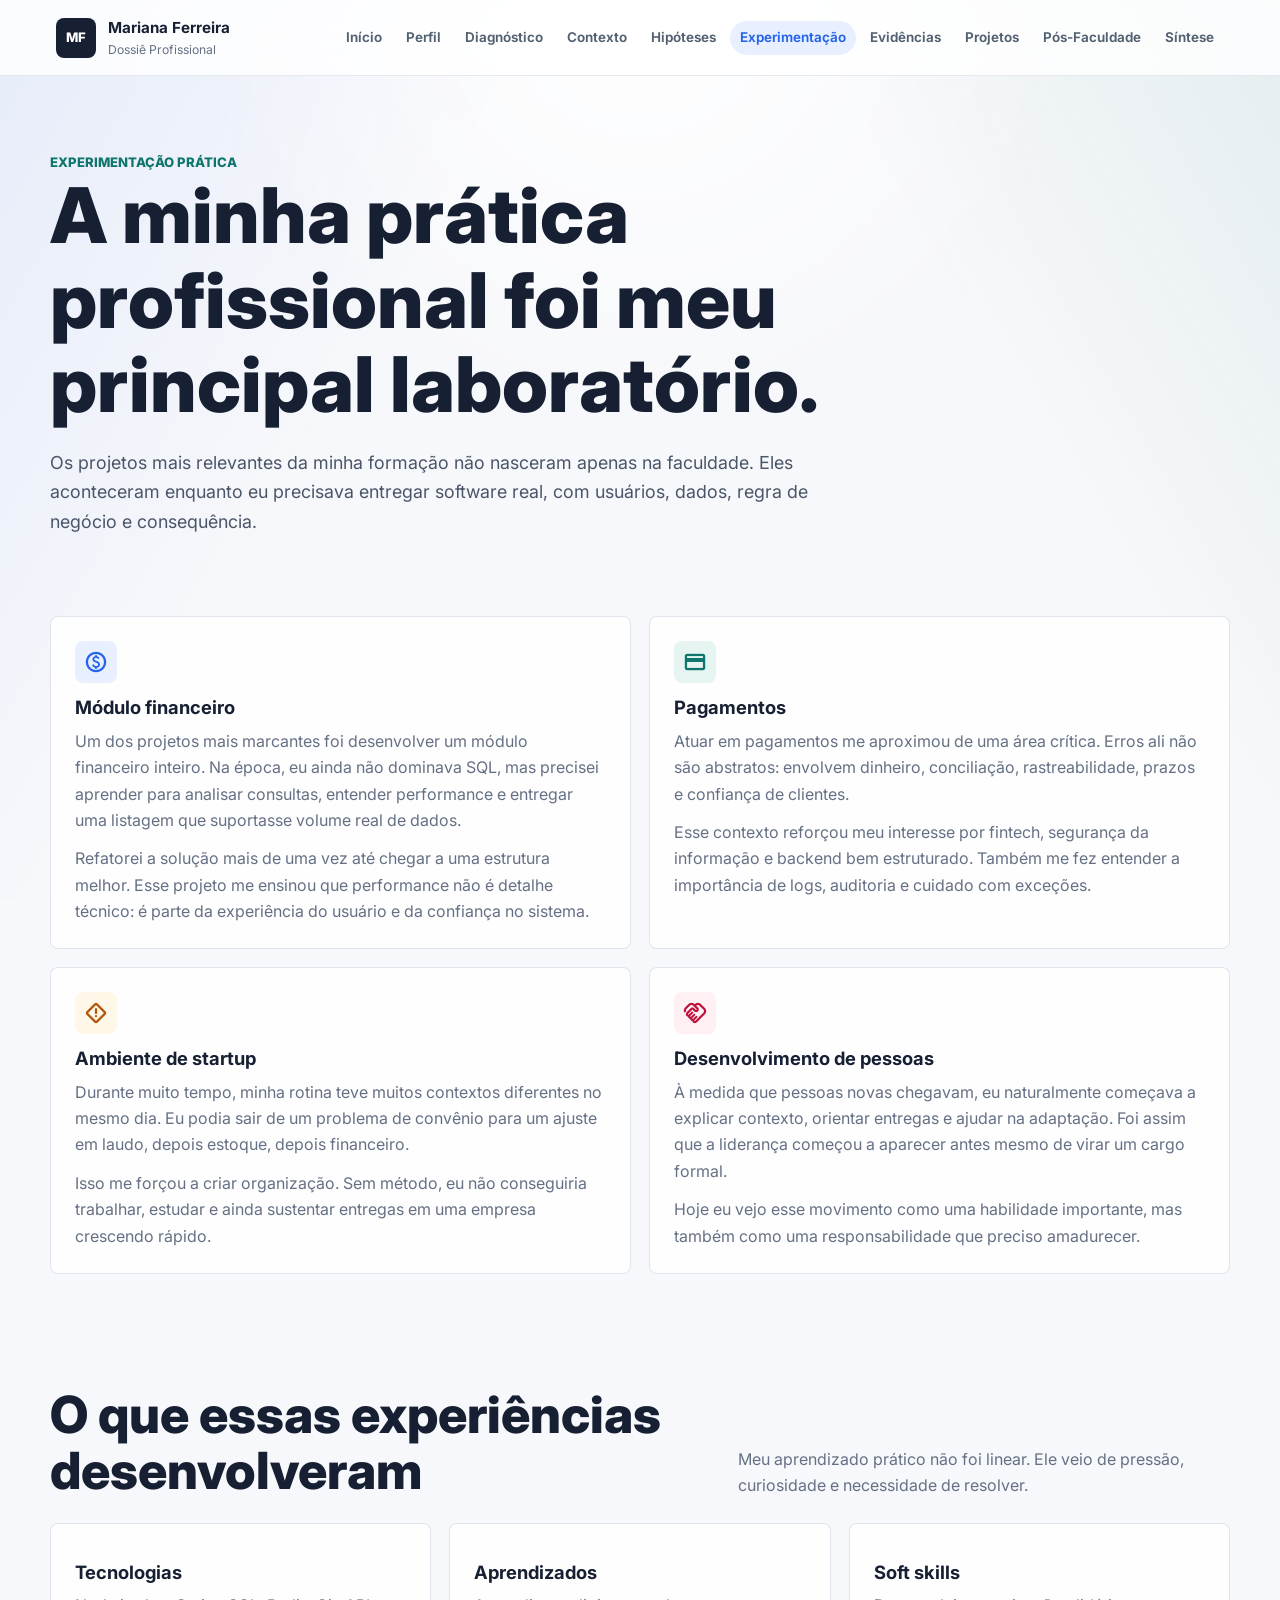
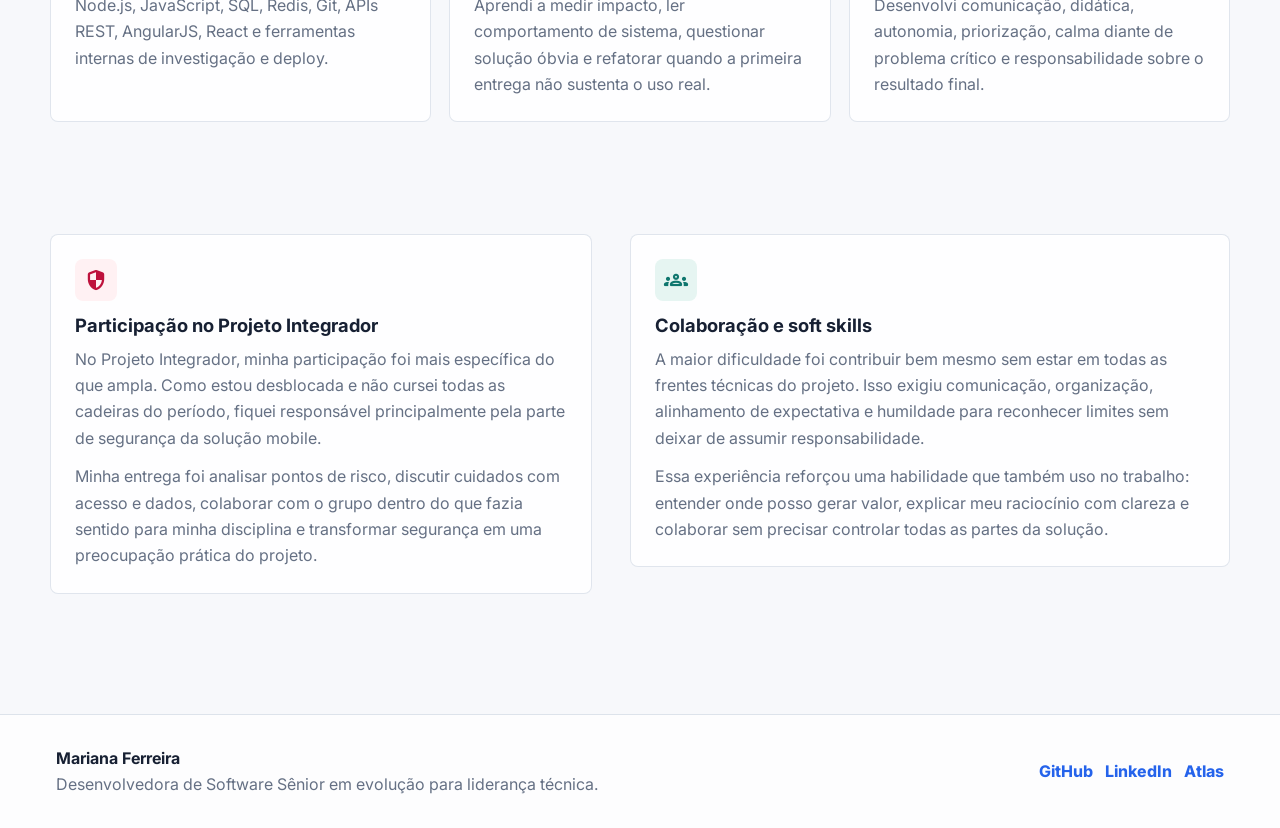
<file: dossie/experimentacao.html>
<!DOCTYPE html>
<html lang="pt-BR">
<head>
  <meta charset="UTF-8">
  <meta name="viewport" content="width=device-width, initial-scale=1.0">
  <title>Experimentação Prática | Mariana Ferreira</title>
  <link rel="preconnect" href="https://fonts.googleapis.com">
  <link rel="preconnect" href="https://fonts.gstatic.com" crossorigin>
  <link href="https://fonts.googleapis.com/css2?family=Inter:wght@400;500;600;700;800;900&family=Material+Symbols+Rounded:opsz,wght,FILL,GRAD@20..48,400..700,0..1,0&display=swap" rel="stylesheet">
  <link rel="stylesheet" href="css/style.css">
</head>
<body>
  <header class="site-header" data-site-header></header>
  <main class="page">
    <section class="page-hero">
      <div class="container">
        <span class="kicker">Experimentação prática</span>
        <h1>A minha prática profissional foi meu principal laboratório.</h1>
        <p class="lead">Os projetos mais relevantes da minha formação não nasceram apenas na faculdade. Eles aconteceram enquanto eu precisava entregar software real, com usuários, dados, regra de negócio e consequência.</p>
      </div>
    </section>

    <section class="section">
      <div class="container grid two">
        <article class="card reveal">
          <span class="icon"><span class="material-symbols-rounded">paid</span></span>
          <h3>Módulo financeiro</h3>
          <p>Um dos projetos mais marcantes foi desenvolver um módulo financeiro inteiro. Na época, eu ainda não dominava SQL, mas precisei aprender para analisar consultas, entender performance e entregar uma listagem que suportasse volume real de dados.</p>
          <p>Refatorei a solução mais de uma vez até chegar a uma estrutura melhor. Esse projeto me ensinou que performance não é detalhe técnico: é parte da experiência do usuário e da confiança no sistema.</p>
        </article>
        <article class="card reveal">
          <span class="icon green"><span class="material-symbols-rounded">credit_card</span></span>
          <h3>Pagamentos</h3>
          <p>Atuar em pagamentos me aproximou de uma área crítica. Erros ali não são abstratos: envolvem dinheiro, conciliação, rastreabilidade, prazos e confiança de clientes.</p>
          <p>Esse contexto reforçou meu interesse por fintech, segurança da informação e backend bem estruturado. Também me fez entender a importância de logs, auditoria e cuidado com exceções.</p>
        </article>
        <article class="card reveal">
          <span class="icon amber"><span class="material-symbols-rounded">emergency_home</span></span>
          <h3>Ambiente de startup</h3>
          <p>Durante muito tempo, minha rotina teve muitos contextos diferentes no mesmo dia. Eu podia sair de um problema de convênio para um ajuste em laudo, depois estoque, depois financeiro.</p>
          <p>Isso me forçou a criar organização. Sem método, eu não conseguiria trabalhar, estudar e ainda sustentar entregas em uma empresa crescendo rápido.</p>
        </article>
        <article class="card reveal">
          <span class="icon rose"><span class="material-symbols-rounded">handshake</span></span>
          <h3>Desenvolvimento de pessoas</h3>
          <p>À medida que pessoas novas chegavam, eu naturalmente começava a explicar contexto, orientar entregas e ajudar na adaptação. Foi assim que a liderança começou a aparecer antes mesmo de virar um cargo formal.</p>
          <p>Hoje eu vejo esse movimento como uma habilidade importante, mas também como uma responsabilidade que preciso amadurecer.</p>
        </article>
      </div>
    </section>

    <section class="section">
      <div class="container">
        <div class="section-header reveal">
          <h2>O que essas experiências desenvolveram</h2>
          <p>Meu aprendizado prático não foi linear. Ele veio de pressão, curiosidade e necessidade de resolver.</p>
        </div>
        <div class="grid three">
          <article class="card reveal">
            <h3>Tecnologias</h3>
            <p>Node.js, JavaScript, SQL, Redis, Git, APIs REST, AngularJS, React e ferramentas internas de investigação e deploy.</p>
          </article>
          <article class="card reveal">
            <h3>Aprendizados</h3>
            <p>Aprendi a medir impacto, ler comportamento de sistema, questionar solução óbvia e refatorar quando a primeira entrega não sustenta o uso real.</p>
          </article>
          <article class="card reveal">
            <h3>Soft skills</h3>
            <p>Desenvolvi comunicação, didática, autonomia, priorização, calma diante de problema crítico e responsabilidade sobre o resultado final.</p>
          </article>
        </div>
      </div>
    </section>

    <section class="section">
      <div class="container split">
        <article class="card reveal">
          <span class="icon rose"><span class="material-symbols-rounded">security</span></span>
          <h3>Participação no Projeto Integrador</h3>
          <p>No Projeto Integrador, minha participação foi mais específica do que ampla. Como estou desblocada e não cursei todas as cadeiras do período, fiquei responsável principalmente pela parte de segurança da solução mobile.</p>
          <p>Minha entrega foi analisar pontos de risco, discutir cuidados com acesso e dados, colaborar com o grupo dentro do que fazia sentido para minha disciplina e transformar segurança em uma preocupação prática do projeto.</p>
        </article>
        <article class="card reveal">
          <span class="icon green"><span class="material-symbols-rounded">groups</span></span>
          <h3>Colaboração e soft skills</h3>
          <p>A maior dificuldade foi contribuir bem mesmo sem estar em todas as frentes técnicas do projeto. Isso exigiu comunicação, organização, alinhamento de expectativa e humildade para reconhecer limites sem deixar de assumir responsabilidade.</p>
          <p>Essa experiência reforçou uma habilidade que também uso no trabalho: entender onde posso gerar valor, explicar meu raciocínio com clareza e colaborar sem precisar controlar todas as partes da solução.</p>
        </article>
      </div>
    </section>
  </main>
  <footer class="site-footer" data-site-footer></footer>
  <script src="js/main.js"></script>
</body>
</html>
</file>
<file: css/style.css>
:root {
  --bg: #f7f8fb;
  --surface: #ffffff;
  --surface-soft: #eef4f8;
  --text: #172033;
  --muted: #657084;
  --line: #dde3eb;
  --primary: #2563eb;
  --primary-quiet: #e8f0ff;
  --green: #0f766e;
  --green-quiet: #e6f5f2;
  --rose: #be123c;
  --rose-quiet: #fff1f3;
  --amber: #b45309;
  --amber-quiet: #fff7e8;
  --shadow: 0 18px 45px rgba(23, 32, 51, 0.08);
  --shadow-soft: 0 10px 30px rgba(23, 32, 51, 0.06);
  --radius: 8px;
  --radius-sm: 6px;
  --container: 1180px;
}

* {
  box-sizing: border-box;
}

html {
  scroll-behavior: smooth;
}

body {
  margin: 0;
  background: var(--bg);
  color: var(--text);
  font-family: "Inter", system-ui, -apple-system, BlinkMacSystemFont, "Segoe UI", sans-serif;
  font-size: 16px;
  line-height: 1.65;
}

body::before {
  content: "";
  position: fixed;
  inset: 0;
  z-index: -1;
  background:
    linear-gradient(120deg, rgba(37, 99, 235, 0.08), transparent 32%),
    linear-gradient(240deg, rgba(15, 118, 110, 0.08), transparent 28%),
    radial-gradient(circle at 50% 0, rgba(255, 255, 255, 0.9), transparent 40%);
}

a {
  color: inherit;
  text-decoration: none;
}

.text-link {
  color: var(--primary);
  font-weight: 760;
  text-decoration: underline;
  text-decoration-thickness: 1px;
  text-underline-offset: 3px;
}

img {
  display: block;
  max-width: 100%;
}

p {
  margin: 0;
  color: var(--muted);
}

h1,
h2,
h3,
h4 {
  margin: 0;
  line-height: 1.1;
  letter-spacing: 0;
}

.material-symbols-rounded {
  font-variation-settings: "FILL" 0, "wght" 500, "GRAD" 0, "opsz" 24;
}

.site-header {
  position: fixed;
  top: 0;
  left: 0;
  right: 0;
  z-index: 20;
  display: flex;
  align-items: center;
  justify-content: space-between;
  gap: 24px;
  min-height: 76px;
  padding: 14px clamp(20px, 5vw, 56px);
  background: rgba(255, 255, 255, 0.82);
  border-bottom: 1px solid rgba(221, 227, 235, 0.75);
  backdrop-filter: blur(20px);
}

.brand {
  display: inline-flex;
  align-items: center;
  gap: 12px;
  min-width: max-content;
}

.brand-mark {
  display: grid;
  place-items: center;
  width: 40px;
  height: 40px;
  border-radius: var(--radius);
  background: #172033;
  color: #ffffff;
  font-weight: 800;
  font-size: 0.82rem;
}

.brand strong,
.brand small {
  display: block;
}

.brand strong {
  font-size: 0.95rem;
}

.brand small {
  color: var(--muted);
  font-size: 0.76rem;
}

.site-nav {
  display: flex;
  align-items: center;
  justify-content: flex-end;
  gap: 4px;
  flex-wrap: wrap;
}

.site-nav a {
  display: inline-flex;
  align-items: center;
  min-height: 34px;
  padding: 0 10px;
  border-radius: 999px;
  color: #526071;
  font-size: 0.84rem;
  font-weight: 650;
  transition: background 180ms ease, color 180ms ease, transform 180ms ease;
}

.site-nav a:hover {
  background: var(--surface-soft);
  color: var(--text);
  transform: translateY(-1px);
}

.site-nav a.active {
  background: var(--primary-quiet);
  color: var(--primary);
}

.nav-toggle {
  display: none;
  width: 42px;
  height: 42px;
  border: 1px solid var(--line);
  border-radius: var(--radius);
  background: var(--surface);
  color: var(--text);
}

.page {
  padding-top: 76px;
}

.container {
  width: min(100% - 40px, var(--container));
  margin: 0 auto;
}

.hero {
  padding: 52px 0 34px;
}

.hero-grid {
  display: grid;
  grid-template-columns: minmax(0, 1.08fr) minmax(320px, 0.72fr);
  align-items: center;
  gap: 64px;
}

.eyebrow {
  display: inline-flex;
  align-items: center;
  gap: 8px;
  width: fit-content;
  margin-bottom: 18px;
  padding: 7px 10px;
  border: 1px solid var(--line);
  border-radius: 999px;
  background: rgba(255, 255, 255, 0.7);
  color: var(--green);
  font-size: 0.78rem;
  font-weight: 750;
}

.eyebrow .material-symbols-rounded {
  font-size: 18px;
}

.hero h1,
.page-hero h1 {
  max-width: 840px;
  color: var(--text);
  font-size: clamp(2.8rem, 6vw, 5.9rem);
  font-weight: 830;
}

.hero h1 span,
.page-hero h1 span {
  color: var(--primary);
}

.hero .home-title {
  max-width: 720px;
  font-size: clamp(4.5rem, 8.2vw, 7.5rem);
  line-height: 0.9;
}

.hero-subtitle {
  max-width: 720px;
  margin-top: 20px;
  color: var(--text);
  font-size: clamp(1.55rem, 3vw, 2.55rem);
  font-weight: 780;
  line-height: 1.14;
}

.hero-copy,
.page-hero .lead {
  max-width: 760px;
  margin-top: 20px;
  color: #4a5568;
  font-size: 1.12rem;
}

.hero-actions,
.action-row {
  display: flex;
  flex-wrap: wrap;
  gap: 12px;
  margin-top: 24px;
}

.button {
  display: inline-flex;
  align-items: center;
  justify-content: center;
  gap: 8px;
  min-height: 44px;
  padding: 0 16px;
  border: 1px solid var(--line);
  border-radius: var(--radius);
  background: var(--surface);
  color: var(--text);
  font-weight: 760;
  transition: transform 180ms ease, box-shadow 180ms ease, background 180ms ease;
}

.button:hover {
  transform: translateY(-2px);
  box-shadow: var(--shadow-soft);
}

.button.primary {
  border-color: var(--text);
  background: var(--text);
  color: #ffffff;
}

.photo-card {
  position: relative;
  overflow: hidden;
  min-height: 420px;
  border: 1px solid rgba(221, 227, 235, 0.9);
  border-radius: var(--radius);
  background:
    linear-gradient(180deg, rgba(23, 32, 51, 0.02) 35%, rgba(23, 32, 51, 0.36) 100%),
    url("../assets/img/mariana-ferreira.jpg") center 42%/cover;
  box-shadow: var(--shadow);
}

.photo-card::after {
  content: "";
  position: absolute;
  inset: 18px;
  border: 1px solid rgba(255, 255, 255, 0.34);
  border-radius: var(--radius);
}

.photo-card-content {
  position: absolute;
  left: 22px;
  right: auto;
  bottom: 22px;
  z-index: 2;
  width: fit-content;
  max-width: calc(100% - 44px);
  padding: 12px 14px;
  border-radius: var(--radius);
  background: rgba(255, 255, 255, 0.9);
  backdrop-filter: blur(14px);
}

.photo-card-content strong {
  display: block;
  font-size: 1rem;
  line-height: 1.15;
}

.photo-card-content span {
  color: var(--muted);
  font-size: 0.82rem;
  line-height: 1.3;
  white-space: nowrap;
}

.section {
  padding: 56px 0;
}

.section.compact {
  padding: 36px 0;
}

.section-header {
  display: flex;
  align-items: end;
  justify-content: space-between;
  gap: 28px;
  margin-bottom: 24px;
}

.section-header h2,
.page-hero h2 {
  font-size: clamp(2rem, 4vw, 3.5rem);
  font-weight: 820;
}

.section-header p {
  max-width: 560px;
}

.grid {
  display: grid;
  gap: 18px;
}

.grid.two {
  grid-template-columns: repeat(2, minmax(0, 1fr));
}

.grid.three {
  grid-template-columns: repeat(3, minmax(0, 1fr));
}

.grid.four {
  grid-template-columns: repeat(4, minmax(0, 1fr));
}

.card {
  padding: 24px;
  border: 1px solid rgba(221, 227, 235, 0.9);
  border-radius: var(--radius);
  background: rgba(255, 255, 255, 0.86);
  box-shadow: 0 1px 0 rgba(255, 255, 255, 0.9) inset;
  transition: transform 180ms ease, box-shadow 180ms ease, border-color 180ms ease;
}

.card:hover {
  transform: translateY(-3px);
  border-color: #cbd5e1;
  box-shadow: var(--shadow-soft);
}

.card h3 {
  margin-top: 14px;
  margin-bottom: 10px;
  font-size: 1.15rem;
}

.card p + p {
  margin-top: 12px;
}

.icon {
  display: grid;
  place-items: center;
  width: 42px;
  height: 42px;
  border-radius: var(--radius);
  background: var(--primary-quiet);
  color: var(--primary);
}

.icon.green {
  background: var(--green-quiet);
  color: var(--green);
}

.icon.rose {
  background: var(--rose-quiet);
  color: var(--rose);
}

.icon.amber {
  background: var(--amber-quiet);
  color: var(--amber);
}

.chips,
.meta-list {
  display: flex;
  flex-wrap: wrap;
  gap: 10px;
  margin-top: 18px;
}

.chip,
.meta-list span {
  display: inline-flex;
  align-items: center;
  min-height: 36px;
  padding: 0 13px;
  border: 1px solid var(--line);
  border-radius: 999px;
  background: rgba(255, 255, 255, 0.78);
  color: #4d596c;
  font-size: 0.88rem;
  font-weight: 650;
}

.feature-band {
  padding: 42px;
  border: 1px solid rgba(221, 227, 235, 0.9);
  border-radius: var(--radius);
  background: #172033;
  color: #ffffff;
  box-shadow: var(--shadow);
}

.feature-band p {
  color: rgba(255, 255, 255, 0.74);
}

.feature-band .chip {
  border-color: rgba(255, 255, 255, 0.18);
  background: rgba(255, 255, 255, 0.08);
  color: #ffffff;
}

.split {
  display: grid;
  grid-template-columns: minmax(0, 0.95fr) minmax(0, 1.05fr);
  gap: 38px;
  align-items: start;
}

.page-hero {
  padding: 72px 0 24px;
}

.synthesis-hero {
  padding: 56px 0 18px;
}

.synthesis-hero-grid {
  display: grid;
  grid-template-columns: minmax(0, 1.04fr) minmax(320px, 0.62fr);
  align-items: center;
  gap: 64px;
}

.synthesis-hero h1 {
  max-width: 800px;
  font-size: clamp(3.4rem, 6.1vw, 6.6rem);
}

.synthesis-panel {
  padding: 28px;
  border: 1px solid rgba(221, 227, 235, 0.95);
  border-radius: var(--radius);
  background: rgba(255, 255, 255, 0.88);
  box-shadow: var(--shadow);
}

.synthesis-quote {
  margin-top: 20px;
  color: var(--text);
  font-size: 1.35rem;
  font-weight: 780;
  line-height: 1.25;
}

.synthesis-steps {
  display: grid;
  gap: 14px;
  margin-top: 26px;
  padding-top: 22px;
  border-top: 1px solid var(--line);
}

.synthesis-steps div {
  padding-left: 14px;
  border-left: 3px solid var(--primary);
}

.synthesis-steps div:nth-child(2) {
  border-color: var(--green);
}

.synthesis-steps div:nth-child(3) {
  border-color: var(--amber);
}

.synthesis-steps small {
  display: block;
  color: var(--muted);
  font-size: 0.78rem;
  font-weight: 800;
  text-transform: uppercase;
}

.synthesis-steps strong {
  display: block;
  margin-top: 3px;
  font-size: 0.98rem;
  line-height: 1.35;
}

.diagnostic-hero {
  padding: 52px 0 18px;
}

.diagnostic-hero-grid {
  display: grid;
  grid-template-columns: minmax(0, 1fr) minmax(300px, 0.56fr);
  align-items: center;
  gap: 62px;
}

.diagnostic-hero h1 {
  max-width: 840px;
  font-size: clamp(3.25rem, 5.8vw, 6.2rem);
}

.diagnostic-panel {
  padding: 26px;
  border: 1px solid rgba(221, 227, 235, 0.95);
  border-radius: var(--radius);
  background: rgba(255, 255, 255, 0.88);
  box-shadow: var(--shadow);
}

.diagnostic-panel h2 {
  margin-top: 18px;
  font-size: 1.35rem;
}

.diagnostic-list {
  display: grid;
  gap: 14px;
  margin-top: 22px;
}

.diagnostic-list div {
  padding: 14px;
  border: 1px solid var(--line);
  border-radius: var(--radius-sm);
  background: rgba(248, 250, 252, 0.78);
}

.diagnostic-list small {
  display: block;
  color: var(--green);
  font-size: 0.76rem;
  font-weight: 800;
  text-transform: uppercase;
}

.diagnostic-list strong {
  display: block;
  margin-top: 5px;
  color: var(--text);
  font-size: 0.95rem;
  line-height: 1.35;
}

.context-hero {
  padding: 52px 0 18px;
}

.context-hero-grid {
  display: grid;
  grid-template-columns: minmax(0, 0.98fr) minmax(320px, 0.64fr);
  align-items: center;
  gap: 64px;
}

.context-hero h1 {
  max-width: 760px;
  font-size: clamp(3.35rem, 6vw, 6.35rem);
}

.context-panel {
  padding: 26px;
  border: 1px solid rgba(221, 227, 235, 0.95);
  border-radius: var(--radius);
  background: rgba(255, 255, 255, 0.88);
  box-shadow: var(--shadow);
}

.context-panel h2 {
  margin-top: 18px;
  font-size: 1.35rem;
}

.context-tags {
  display: flex;
  flex-wrap: wrap;
  gap: 8px;
  margin-top: 16px;
}

.context-tags span {
  display: inline-flex;
  align-items: center;
  min-height: 30px;
  padding: 0 10px;
  border-radius: 999px;
  background: var(--primary-quiet);
  color: var(--primary);
  font-size: 0.78rem;
  font-weight: 800;
}

.context-list {
  display: grid;
  gap: 14px;
  margin-top: 22px;
}

.context-list div {
  padding-left: 14px;
  border-left: 3px solid var(--green);
}

.context-list div:nth-child(2) {
  border-color: var(--rose);
}

.context-list div:nth-child(3) {
  border-color: var(--amber);
}

.context-list small {
  display: block;
  color: var(--muted);
  font-size: 0.76rem;
  font-weight: 800;
  text-transform: uppercase;
}

.context-list strong {
  display: block;
  margin-top: 4px;
  color: var(--text);
  font-size: 0.95rem;
  line-height: 1.35;
}

.projects-hero {
  padding: 52px 0 18px;
}

.projects-hero-grid {
  display: grid;
  grid-template-columns: minmax(0, 0.98fr) minmax(320px, 0.62fr);
  align-items: center;
  gap: 64px;
}

.projects-hero h1 {
  max-width: 820px;
  font-size: clamp(3.3rem, 5.8vw, 6.2rem);
}

.projects-panel {
  padding: 26px;
  border: 1px solid rgba(221, 227, 235, 0.95);
  border-radius: var(--radius);
  background: rgba(255, 255, 255, 0.88);
  box-shadow: var(--shadow);
}

.projects-panel h2 {
  margin-top: 18px;
  font-size: 1.35rem;
}

.projects-panel p {
  margin-top: 12px;
}

.page-hero .kicker {
  color: var(--green);
  font-size: 0.82rem;
  font-weight: 800;
  letter-spacing: 0;
  text-transform: uppercase;
}

.quote {
  padding: 28px;
  border-left: 4px solid var(--primary);
  border-radius: var(--radius);
  background: var(--surface);
  box-shadow: var(--shadow-soft);
  color: #364054;
  font-size: 1.08rem;
}

.timeline {
  position: relative;
  display: grid;
  gap: 18px;
}

.timeline::before {
  content: "";
  position: absolute;
  top: 8px;
  bottom: 8px;
  left: 20px;
  width: 2px;
  background: var(--line);
}

.timeline-item {
  position: relative;
  display: grid;
  grid-template-columns: 40px minmax(0, 1fr);
  gap: 18px;
}

.timeline-dot {
  z-index: 1;
  display: grid;
  place-items: center;
  width: 40px;
  height: 40px;
  border: 1px solid var(--line);
  border-radius: 999px;
  background: var(--surface);
  color: var(--primary);
}

.timeline-content {
  padding: 22px;
  border: 1px solid var(--line);
  border-radius: var(--radius);
  background: rgba(255, 255, 255, 0.84);
}

.timeline-content small {
  color: var(--green);
  font-weight: 800;
}

.timeline-content h3 {
  margin: 8px 0 8px;
}

.table-wrap {
  overflow-x: auto;
  border: 1px solid var(--line);
  border-radius: var(--radius);
  background: var(--surface);
}

table {
  width: 100%;
  border-collapse: collapse;
  min-width: 720px;
}

th,
td {
  padding: 16px 18px;
  border-bottom: 1px solid var(--line);
  text-align: left;
  vertical-align: top;
}

th {
  background: #f2f5f9;
  color: #3f4b5f;
  font-size: 0.84rem;
  text-transform: uppercase;
}

tr:last-child td {
  border-bottom: 0;
}

.level {
  display: inline-flex;
  align-items: center;
  padding: 4px 9px;
  border-radius: 999px;
  background: var(--green-quiet);
  color: var(--green);
  font-size: 0.78rem;
  font-weight: 800;
}

.level.growth {
  background: var(--amber-quiet);
  color: var(--amber);
}

.level.focus {
  background: var(--primary-quiet);
  color: var(--primary);
}

.accordion {
  display: grid;
  gap: 12px;
}

.accordion-item {
  border: 1px solid var(--line);
  border-radius: var(--radius);
  background: var(--surface);
}

.accordion button {
  display: flex;
  align-items: center;
  justify-content: space-between;
  width: 100%;
  padding: 18px 20px;
  border: 0;
  background: transparent;
  color: var(--text);
  cursor: pointer;
  font: inherit;
  font-weight: 780;
  text-align: left;
}

.accordion-panel {
  display: none;
  padding: 0 20px 20px;
}

.accordion-item.open .accordion-panel {
  display: block;
}

.accordion-item.open .material-symbols-rounded {
  transform: rotate(180deg);
}

.project-shot,
.evidence-slot {
  display: grid;
  place-items: center;
  min-height: 180px;
  margin-bottom: 18px;
  border: 1px dashed #bdc7d6;
  border-radius: var(--radius);
  background:
    linear-gradient(135deg, rgba(37, 99, 235, 0.08), rgba(15, 118, 110, 0.08)),
    #fbfcfe;
  color: #526071;
  text-align: center;
}

.project-shot .material-symbols-rounded,
.evidence-slot .material-symbols-rounded {
  display: block;
  margin-bottom: 8px;
  color: var(--primary);
  font-size: 34px;
}

.story {
  display: grid;
  gap: 22px;
  max-width: 860px;
  margin: 0 auto;
}

.story p {
  color: #364054;
  font-size: 1.12rem;
}

.story p:first-child::first-letter {
  float: left;
  margin: 9px 9px 0 0;
  color: var(--primary);
  font-size: 4.4rem;
  font-weight: 850;
  line-height: 0.78;
}

.site-footer {
  display: flex;
  align-items: center;
  justify-content: space-between;
  gap: 24px;
  margin-top: 64px;
  padding: 30px clamp(20px, 5vw, 56px);
  border-top: 1px solid var(--line);
  background: rgba(255, 255, 255, 0.72);
}

.footer-links {
  display: flex;
  flex-wrap: wrap;
  gap: 12px;
}

.footer-links a {
  color: var(--primary);
  font-weight: 760;
}

.reveal {
  opacity: 0;
  transform: translateY(14px);
  transition: opacity 520ms ease, transform 520ms ease;
}

.reveal.visible {
  opacity: 1;
  transform: translateY(0);
}

@media (max-width: 980px) {
  .site-header {
    align-items: flex-start;
  }

  .nav-toggle {
    display: inline-grid;
    place-items: center;
  }

  .site-nav {
    position: absolute;
    top: 66px;
    left: 20px;
    right: 20px;
    display: none;
    justify-content: flex-start;
    padding: 14px;
    border: 1px solid var(--line);
    border-radius: var(--radius);
    background: var(--surface);
    box-shadow: var(--shadow);
  }

  .site-nav.open {
    display: flex;
  }

  .hero-grid,
  .synthesis-hero-grid,
  .diagnostic-hero-grid,
  .context-hero-grid,
  .projects-hero-grid,
  .split,
  .grid.two,
  .grid.three,
  .grid.four {
    grid-template-columns: 1fr;
  }

  .photo-card {
    min-height: 380px;
  }

  .section-header,
  .site-footer {
    align-items: flex-start;
    flex-direction: column;
  }
}

@media (max-width: 640px) {
  .container {
    width: min(100% - 28px, var(--container));
  }

  .hero,
  .page-hero {
    padding-top: 46px;
  }

  .hero h1,
  .page-hero h1 {
    font-size: 2.6rem;
  }

  .synthesis-hero h1 {
    font-size: 2.8rem;
  }

  .diagnostic-hero h1 {
    font-size: 2.8rem;
  }

  .context-hero h1 {
    font-size: 2.8rem;
  }

  .projects-hero h1 {
    font-size: 2.8rem;
  }

  .hero .home-title {
    font-size: 4rem;
  }

  .hero-subtitle {
    font-size: 1.55rem;
  }

  .feature-band {
    padding: 26px;
  }

  .card,
  .timeline-content {
    padding: 20px;
  }
}
</file>
<file: dossie/css/style.css>
:root {
  --bg: #f7f8fb;
  --surface: #ffffff;
  --surface-soft: #eef4f8;
  --text: #172033;
  --muted: #657084;
  --line: #dde3eb;
  --primary: #2563eb;
  --primary-quiet: #e8f0ff;
  --green: #0f766e;
  --green-quiet: #e6f5f2;
  --rose: #be123c;
  --rose-quiet: #fff1f3;
  --amber: #b45309;
  --amber-quiet: #fff7e8;
  --shadow: 0 18px 45px rgba(23, 32, 51, 0.08);
  --shadow-soft: 0 10px 30px rgba(23, 32, 51, 0.06);
  --radius: 8px;
  --radius-sm: 6px;
  --container: 1180px;
}

* {
  box-sizing: border-box;
}

html {
  scroll-behavior: smooth;
}

body {
  margin: 0;
  background: var(--bg);
  color: var(--text);
  font-family: "Inter", system-ui, -apple-system, BlinkMacSystemFont, "Segoe UI", sans-serif;
  font-size: 16px;
  line-height: 1.65;
}

body::before {
  content: "";
  position: fixed;
  inset: 0;
  z-index: -1;
  background:
    linear-gradient(120deg, rgba(37, 99, 235, 0.08), transparent 32%),
    linear-gradient(240deg, rgba(15, 118, 110, 0.08), transparent 28%),
    radial-gradient(circle at 50% 0, rgba(255, 255, 255, 0.9), transparent 40%);
}

a {
  color: inherit;
  text-decoration: none;
}

img {
  display: block;
  max-width: 100%;
}

p {
  margin: 0;
  color: var(--muted);
}

h1,
h2,
h3,
h4 {
  margin: 0;
  line-height: 1.1;
  letter-spacing: 0;
}

.material-symbols-rounded {
  font-variation-settings: "FILL" 0, "wght" 500, "GRAD" 0, "opsz" 24;
}

.site-header {
  position: fixed;
  top: 0;
  left: 0;
  right: 0;
  z-index: 20;
  display: flex;
  align-items: center;
  justify-content: space-between;
  gap: 24px;
  min-height: 76px;
  padding: 14px clamp(20px, 5vw, 56px);
  background: rgba(255, 255, 255, 0.82);
  border-bottom: 1px solid rgba(221, 227, 235, 0.75);
  backdrop-filter: blur(20px);
}

.brand {
  display: inline-flex;
  align-items: center;
  gap: 12px;
  min-width: max-content;
}

.brand-mark {
  display: grid;
  place-items: center;
  width: 40px;
  height: 40px;
  border-radius: var(--radius);
  background: #172033;
  color: #ffffff;
  font-weight: 800;
  font-size: 0.82rem;
}

.brand strong,
.brand small {
  display: block;
}

.brand strong {
  font-size: 0.95rem;
}

.brand small {
  color: var(--muted);
  font-size: 0.76rem;
}

.site-nav {
  display: flex;
  align-items: center;
  justify-content: flex-end;
  gap: 4px;
  flex-wrap: wrap;
}

.site-nav a {
  display: inline-flex;
  align-items: center;
  min-height: 34px;
  padding: 0 10px;
  border-radius: 999px;
  color: #526071;
  font-size: 0.84rem;
  font-weight: 650;
  transition: background 180ms ease, color 180ms ease, transform 180ms ease;
}

.site-nav a:hover {
  background: var(--surface-soft);
  color: var(--text);
  transform: translateY(-1px);
}

.site-nav a.active {
  background: var(--primary-quiet);
  color: var(--primary);
}

.nav-toggle {
  display: none;
  width: 42px;
  height: 42px;
  border: 1px solid var(--line);
  border-radius: var(--radius);
  background: var(--surface);
  color: var(--text);
}

.page {
  padding-top: 76px;
}

.container {
  width: min(100% - 40px, var(--container));
  margin: 0 auto;
}

.hero {
  padding: 52px 0 34px;
}

.hero-grid {
  display: grid;
  grid-template-columns: minmax(0, 1.08fr) minmax(320px, 0.72fr);
  align-items: center;
  gap: 64px;
}

.eyebrow {
  display: inline-flex;
  align-items: center;
  gap: 8px;
  width: fit-content;
  margin-bottom: 18px;
  padding: 7px 10px;
  border: 1px solid var(--line);
  border-radius: 999px;
  background: rgba(255, 255, 255, 0.7);
  color: var(--green);
  font-size: 0.78rem;
  font-weight: 750;
}

.eyebrow .material-symbols-rounded {
  font-size: 18px;
}

.hero h1,
.page-hero h1 {
  max-width: 840px;
  color: var(--text);
  font-size: clamp(2.8rem, 6vw, 5.9rem);
  font-weight: 830;
}

.hero h1 span,
.page-hero h1 span {
  color: var(--primary);
}

.hero .home-title {
  max-width: 720px;
  font-size: clamp(4.5rem, 8.2vw, 7.5rem);
  line-height: 0.9;
}

.hero-subtitle {
  max-width: 720px;
  margin-top: 20px;
  color: var(--text);
  font-size: clamp(1.55rem, 3vw, 2.55rem);
  font-weight: 780;
  line-height: 1.14;
}

.hero-copy,
.page-hero .lead {
  max-width: 760px;
  margin-top: 20px;
  color: #4a5568;
  font-size: 1.12rem;
}

.hero-actions,
.action-row {
  display: flex;
  flex-wrap: wrap;
  gap: 12px;
  margin-top: 24px;
}

.button {
  display: inline-flex;
  align-items: center;
  justify-content: center;
  gap: 8px;
  min-height: 44px;
  padding: 0 16px;
  border: 1px solid var(--line);
  border-radius: var(--radius);
  background: var(--surface);
  color: var(--text);
  font-weight: 760;
  transition: transform 180ms ease, box-shadow 180ms ease, background 180ms ease;
}

.button:hover {
  transform: translateY(-2px);
  box-shadow: var(--shadow-soft);
}

.button.primary {
  border-color: var(--text);
  background: var(--text);
  color: #ffffff;
}

.photo-card {
  position: relative;
  overflow: hidden;
  min-height: 420px;
  border: 1px solid rgba(221, 227, 235, 0.9);
  border-radius: var(--radius);
  background:
    linear-gradient(145deg, rgba(23, 32, 51, 0.72), rgba(37, 99, 235, 0.26)),
    url("../assets/img/portrait-placeholder.svg") center/cover;
  box-shadow: var(--shadow);
}

.photo-card::after {
  content: "";
  position: absolute;
  inset: 18px;
  border: 1px solid rgba(255, 255, 255, 0.18);
  border-radius: var(--radius);
}

.photo-card-content {
  position: absolute;
  inset: auto 22px 22px;
  z-index: 2;
  padding: 18px;
  border-radius: var(--radius);
  background: rgba(255, 255, 255, 0.94);
  backdrop-filter: blur(16px);
}

.photo-card-content strong {
  display: block;
  font-size: 1.35rem;
}

.photo-card-content span {
  color: var(--muted);
}

.section {
  padding: 56px 0;
}

.section.compact {
  padding: 36px 0;
}

.section-header {
  display: flex;
  align-items: end;
  justify-content: space-between;
  gap: 28px;
  margin-bottom: 24px;
}

.section-header h2,
.page-hero h2 {
  font-size: clamp(2rem, 4vw, 3.5rem);
  font-weight: 820;
}

.section-header p {
  max-width: 560px;
}

.grid {
  display: grid;
  gap: 18px;
}

.grid.two {
  grid-template-columns: repeat(2, minmax(0, 1fr));
}

.grid.three {
  grid-template-columns: repeat(3, minmax(0, 1fr));
}

.grid.four {
  grid-template-columns: repeat(4, minmax(0, 1fr));
}

.card {
  padding: 24px;
  border: 1px solid rgba(221, 227, 235, 0.9);
  border-radius: var(--radius);
  background: rgba(255, 255, 255, 0.86);
  box-shadow: 0 1px 0 rgba(255, 255, 255, 0.9) inset;
  transition: transform 180ms ease, box-shadow 180ms ease, border-color 180ms ease;
}

.card:hover {
  transform: translateY(-3px);
  border-color: #cbd5e1;
  box-shadow: var(--shadow-soft);
}

.card h3 {
  margin-top: 14px;
  margin-bottom: 10px;
  font-size: 1.15rem;
}

.card p + p {
  margin-top: 12px;
}

.icon {
  display: grid;
  place-items: center;
  width: 42px;
  height: 42px;
  border-radius: var(--radius);
  background: var(--primary-quiet);
  color: var(--primary);
}

.icon.green {
  background: var(--green-quiet);
  color: var(--green);
}

.icon.rose {
  background: var(--rose-quiet);
  color: var(--rose);
}

.icon.amber {
  background: var(--amber-quiet);
  color: var(--amber);
}

.chips,
.meta-list {
  display: flex;
  flex-wrap: wrap;
  gap: 10px;
  margin-top: 18px;
}

.chip,
.meta-list span {
  display: inline-flex;
  align-items: center;
  min-height: 36px;
  padding: 0 13px;
  border: 1px solid var(--line);
  border-radius: 999px;
  background: rgba(255, 255, 255, 0.78);
  color: #4d596c;
  font-size: 0.88rem;
  font-weight: 650;
}

.feature-band {
  padding: 42px;
  border: 1px solid rgba(221, 227, 235, 0.9);
  border-radius: var(--radius);
  background: #172033;
  color: #ffffff;
  box-shadow: var(--shadow);
}

.feature-band p {
  color: rgba(255, 255, 255, 0.74);
}

.feature-band .chip {
  border-color: rgba(255, 255, 255, 0.18);
  background: rgba(255, 255, 255, 0.08);
  color: #ffffff;
}

.split {
  display: grid;
  grid-template-columns: minmax(0, 0.95fr) minmax(0, 1.05fr);
  gap: 38px;
  align-items: start;
}

.page-hero {
  padding: 72px 0 24px;
}

.synthesis-hero {
  padding: 56px 0 18px;
}

.synthesis-hero-grid {
  display: grid;
  grid-template-columns: minmax(0, 1.04fr) minmax(320px, 0.62fr);
  align-items: center;
  gap: 64px;
}

.synthesis-hero h1 {
  max-width: 800px;
  font-size: clamp(3.4rem, 6.1vw, 6.6rem);
}

.synthesis-panel {
  padding: 28px;
  border: 1px solid rgba(221, 227, 235, 0.95);
  border-radius: var(--radius);
  background: rgba(255, 255, 255, 0.88);
  box-shadow: var(--shadow);
}

.synthesis-quote {
  margin-top: 20px;
  color: var(--text);
  font-size: 1.35rem;
  font-weight: 780;
  line-height: 1.25;
}

.synthesis-steps {
  display: grid;
  gap: 14px;
  margin-top: 26px;
  padding-top: 22px;
  border-top: 1px solid var(--line);
}

.synthesis-steps div {
  padding-left: 14px;
  border-left: 3px solid var(--primary);
}

.synthesis-steps div:nth-child(2) {
  border-color: var(--green);
}

.synthesis-steps div:nth-child(3) {
  border-color: var(--amber);
}

.synthesis-steps small {
  display: block;
  color: var(--muted);
  font-size: 0.78rem;
  font-weight: 800;
  text-transform: uppercase;
}

.synthesis-steps strong {
  display: block;
  margin-top: 3px;
  font-size: 0.98rem;
  line-height: 1.35;
}

.page-hero .kicker {
  color: var(--green);
  font-size: 0.82rem;
  font-weight: 800;
  letter-spacing: 0;
  text-transform: uppercase;
}

.quote {
  padding: 28px;
  border-left: 4px solid var(--primary);
  border-radius: var(--radius);
  background: var(--surface);
  box-shadow: var(--shadow-soft);
  color: #364054;
  font-size: 1.08rem;
}

.timeline {
  position: relative;
  display: grid;
  gap: 18px;
}

.timeline::before {
  content: "";
  position: absolute;
  top: 8px;
  bottom: 8px;
  left: 20px;
  width: 2px;
  background: var(--line);
}

.timeline-item {
  position: relative;
  display: grid;
  grid-template-columns: 40px minmax(0, 1fr);
  gap: 18px;
}

.timeline-dot {
  z-index: 1;
  display: grid;
  place-items: center;
  width: 40px;
  height: 40px;
  border: 1px solid var(--line);
  border-radius: 999px;
  background: var(--surface);
  color: var(--primary);
}

.timeline-content {
  padding: 22px;
  border: 1px solid var(--line);
  border-radius: var(--radius);
  background: rgba(255, 255, 255, 0.84);
}

.timeline-content small {
  color: var(--green);
  font-weight: 800;
}

.timeline-content h3 {
  margin: 8px 0 8px;
}

.table-wrap {
  overflow-x: auto;
  border: 1px solid var(--line);
  border-radius: var(--radius);
  background: var(--surface);
}

table {
  width: 100%;
  border-collapse: collapse;
  min-width: 720px;
}

th,
td {
  padding: 16px 18px;
  border-bottom: 1px solid var(--line);
  text-align: left;
  vertical-align: top;
}

th {
  background: #f2f5f9;
  color: #3f4b5f;
  font-size: 0.84rem;
  text-transform: uppercase;
}

tr:last-child td {
  border-bottom: 0;
}

.level {
  display: inline-flex;
  align-items: center;
  padding: 4px 9px;
  border-radius: 999px;
  background: var(--green-quiet);
  color: var(--green);
  font-size: 0.78rem;
  font-weight: 800;
}

.level.growth {
  background: var(--amber-quiet);
  color: var(--amber);
}

.level.focus {
  background: var(--primary-quiet);
  color: var(--primary);
}

.accordion {
  display: grid;
  gap: 12px;
}

.accordion-item {
  border: 1px solid var(--line);
  border-radius: var(--radius);
  background: var(--surface);
}

.accordion button {
  display: flex;
  align-items: center;
  justify-content: space-between;
  width: 100%;
  padding: 18px 20px;
  border: 0;
  background: transparent;
  color: var(--text);
  cursor: pointer;
  font: inherit;
  font-weight: 780;
  text-align: left;
}

.accordion-panel {
  display: none;
  padding: 0 20px 20px;
}

.accordion-item.open .accordion-panel {
  display: block;
}

.accordion-item.open .material-symbols-rounded {
  transform: rotate(180deg);
}

.project-shot,
.evidence-slot {
  display: grid;
  place-items: center;
  min-height: 180px;
  margin-bottom: 18px;
  border: 1px dashed #bdc7d6;
  border-radius: var(--radius);
  background:
    linear-gradient(135deg, rgba(37, 99, 235, 0.08), rgba(15, 118, 110, 0.08)),
    #fbfcfe;
  color: #526071;
  text-align: center;
}

.project-shot .material-symbols-rounded,
.evidence-slot .material-symbols-rounded {
  display: block;
  margin-bottom: 8px;
  color: var(--primary);
  font-size: 34px;
}

.story {
  display: grid;
  gap: 22px;
  max-width: 860px;
  margin: 0 auto;
}

.story p {
  color: #364054;
  font-size: 1.12rem;
}

.story p:first-child::first-letter {
  float: left;
  margin: 9px 9px 0 0;
  color: var(--primary);
  font-size: 4.4rem;
  font-weight: 850;
  line-height: 0.78;
}

.site-footer {
  display: flex;
  align-items: center;
  justify-content: space-between;
  gap: 24px;
  margin-top: 64px;
  padding: 30px clamp(20px, 5vw, 56px);
  border-top: 1px solid var(--line);
  background: rgba(255, 255, 255, 0.72);
}

.footer-links {
  display: flex;
  flex-wrap: wrap;
  gap: 12px;
}

.footer-links a {
  color: var(--primary);
  font-weight: 760;
}

.reveal {
  opacity: 0;
  transform: translateY(14px);
  transition: opacity 520ms ease, transform 520ms ease;
}

.reveal.visible {
  opacity: 1;
  transform: translateY(0);
}

@media (max-width: 980px) {
  .site-header {
    align-items: flex-start;
  }

  .nav-toggle {
    display: inline-grid;
    place-items: center;
  }

  .site-nav {
    position: absolute;
    top: 66px;
    left: 20px;
    right: 20px;
    display: none;
    justify-content: flex-start;
    padding: 14px;
    border: 1px solid var(--line);
    border-radius: var(--radius);
    background: var(--surface);
    box-shadow: var(--shadow);
  }

  .site-nav.open {
    display: flex;
  }

  .hero-grid,
  .synthesis-hero-grid,
  .split,
  .grid.two,
  .grid.three,
  .grid.four {
    grid-template-columns: 1fr;
  }

  .photo-card {
    min-height: 380px;
  }

  .section-header,
  .site-footer {
    align-items: flex-start;
    flex-direction: column;
  }
}

@media (max-width: 640px) {
  .container {
    width: min(100% - 28px, var(--container));
  }

  .hero,
  .page-hero {
    padding-top: 46px;
  }

  .hero h1,
  .page-hero h1 {
    font-size: 2.6rem;
  }

  .synthesis-hero h1 {
    font-size: 2.8rem;
  }

  .hero .home-title {
    font-size: 4rem;
  }

  .hero-subtitle {
    font-size: 1.55rem;
  }

  .feature-band {
    padding: 26px;
  }

  .card,
  .timeline-content {
    padding: 20px;
  }
}
</file>
